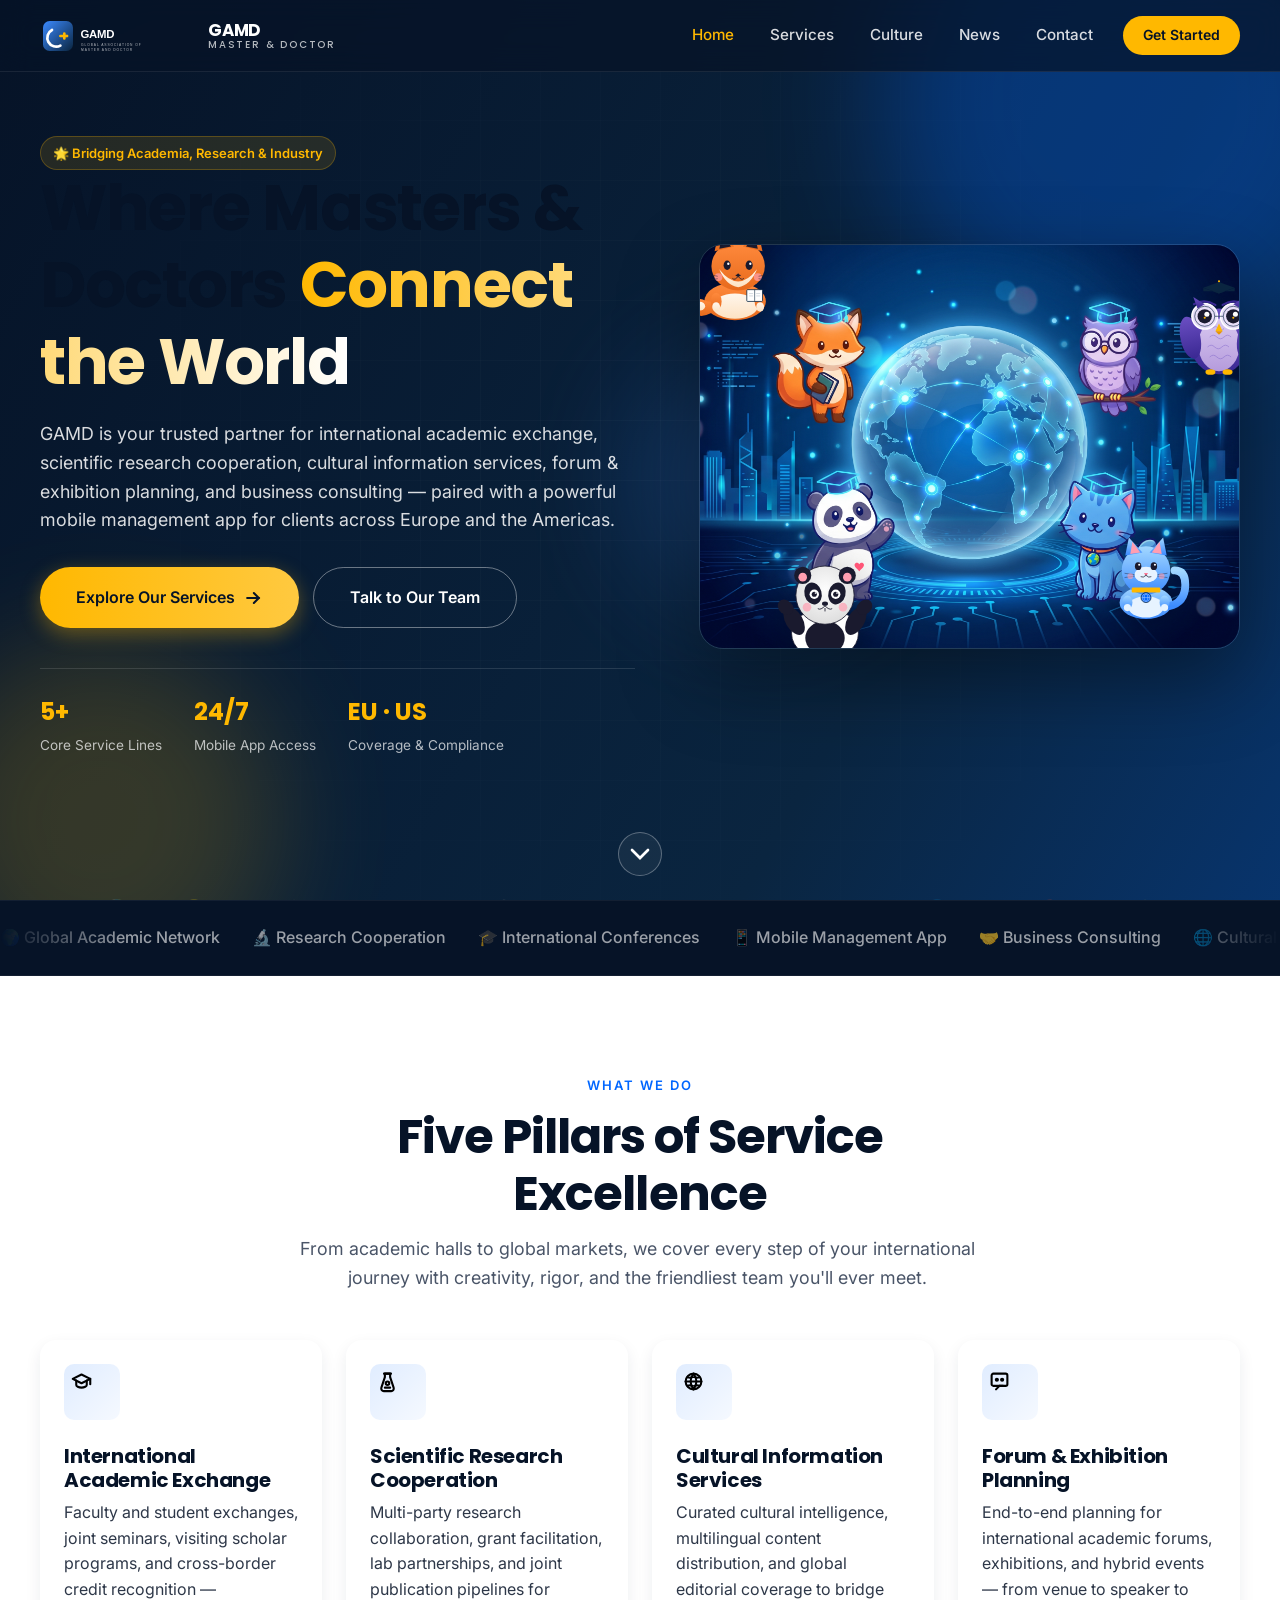
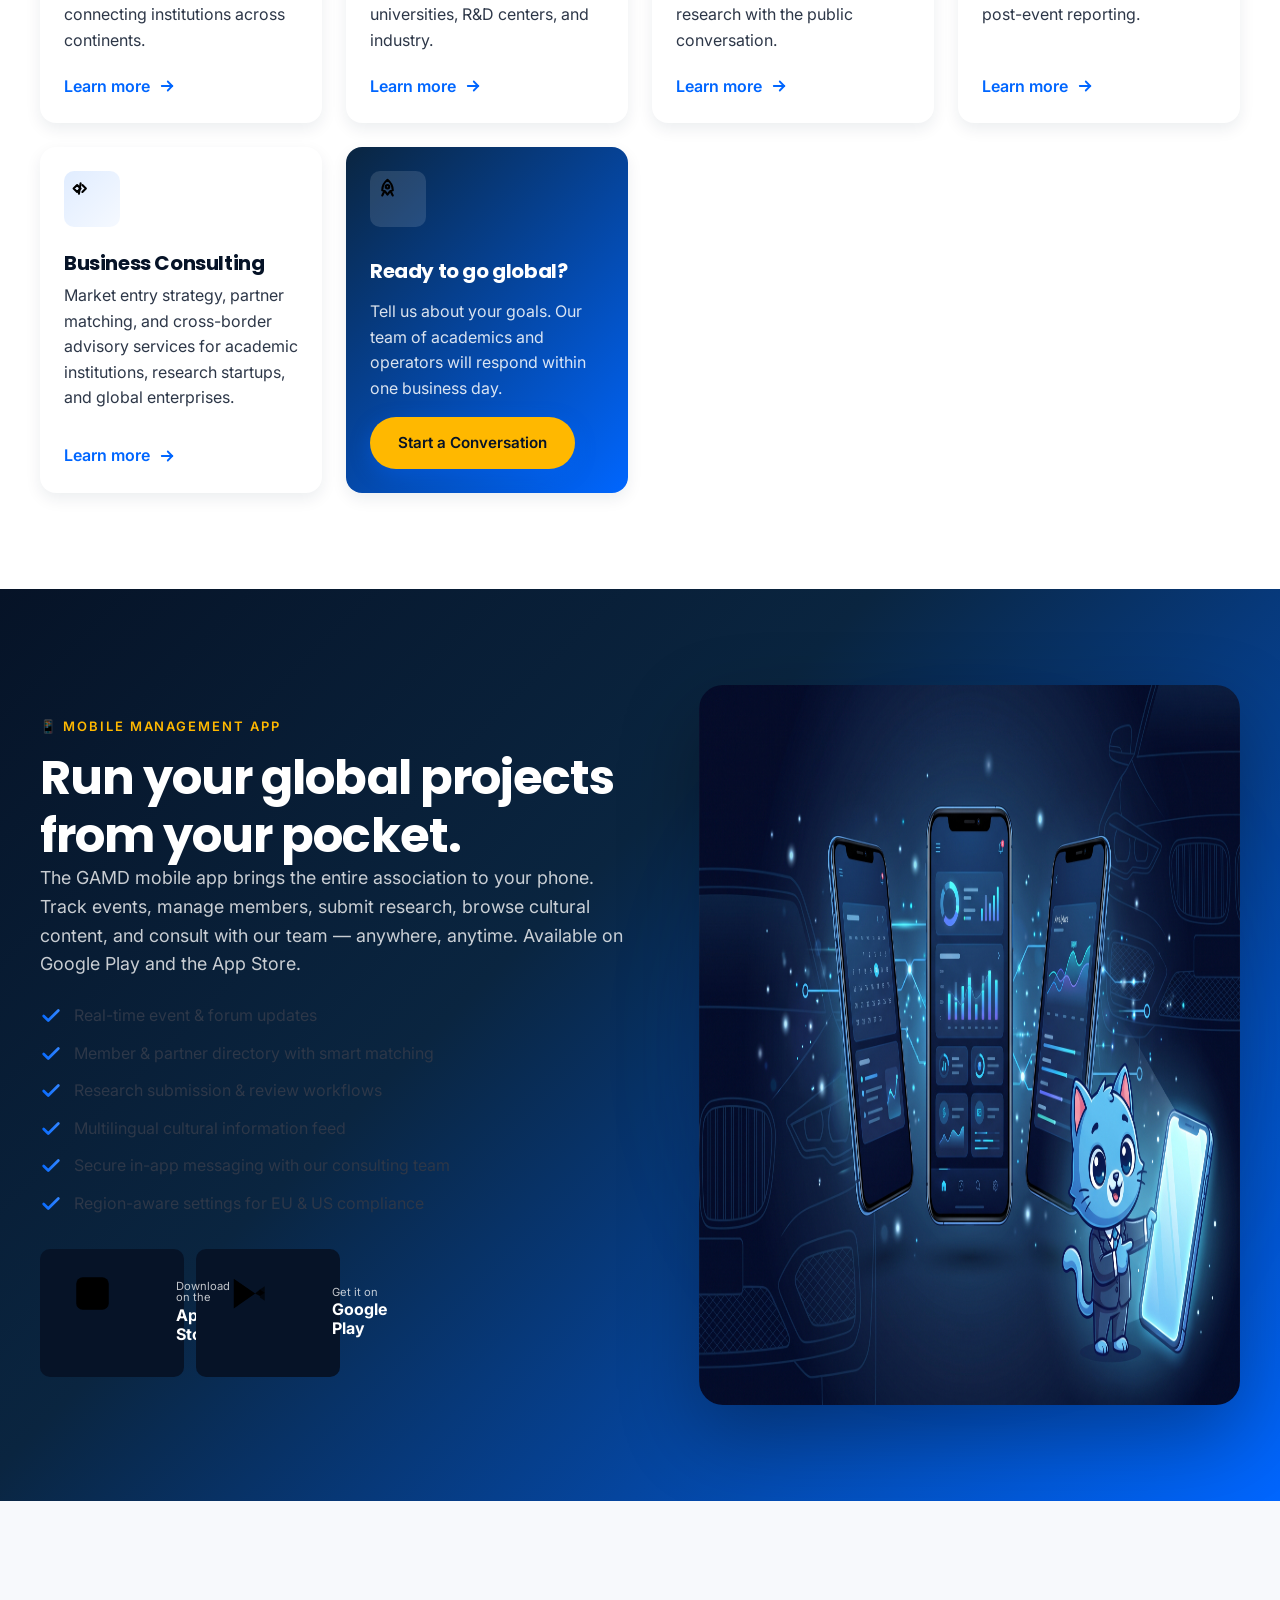
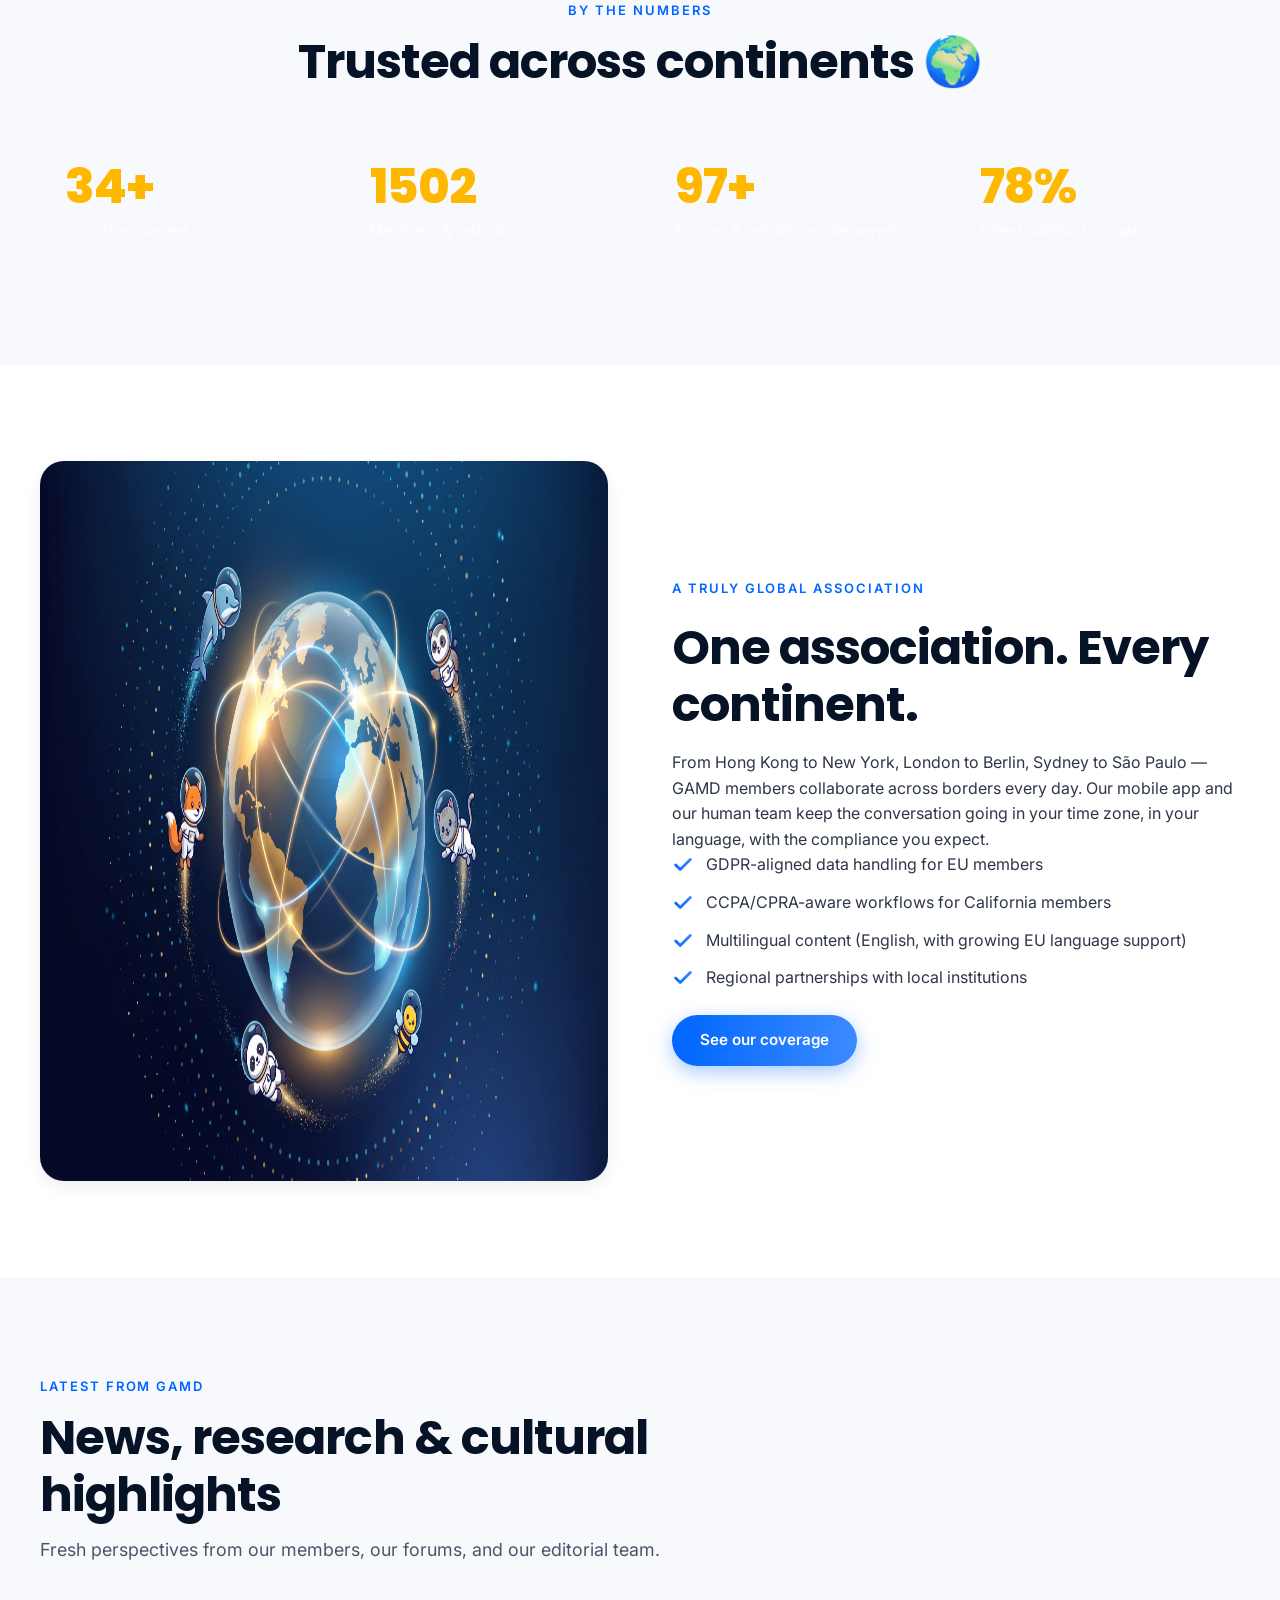
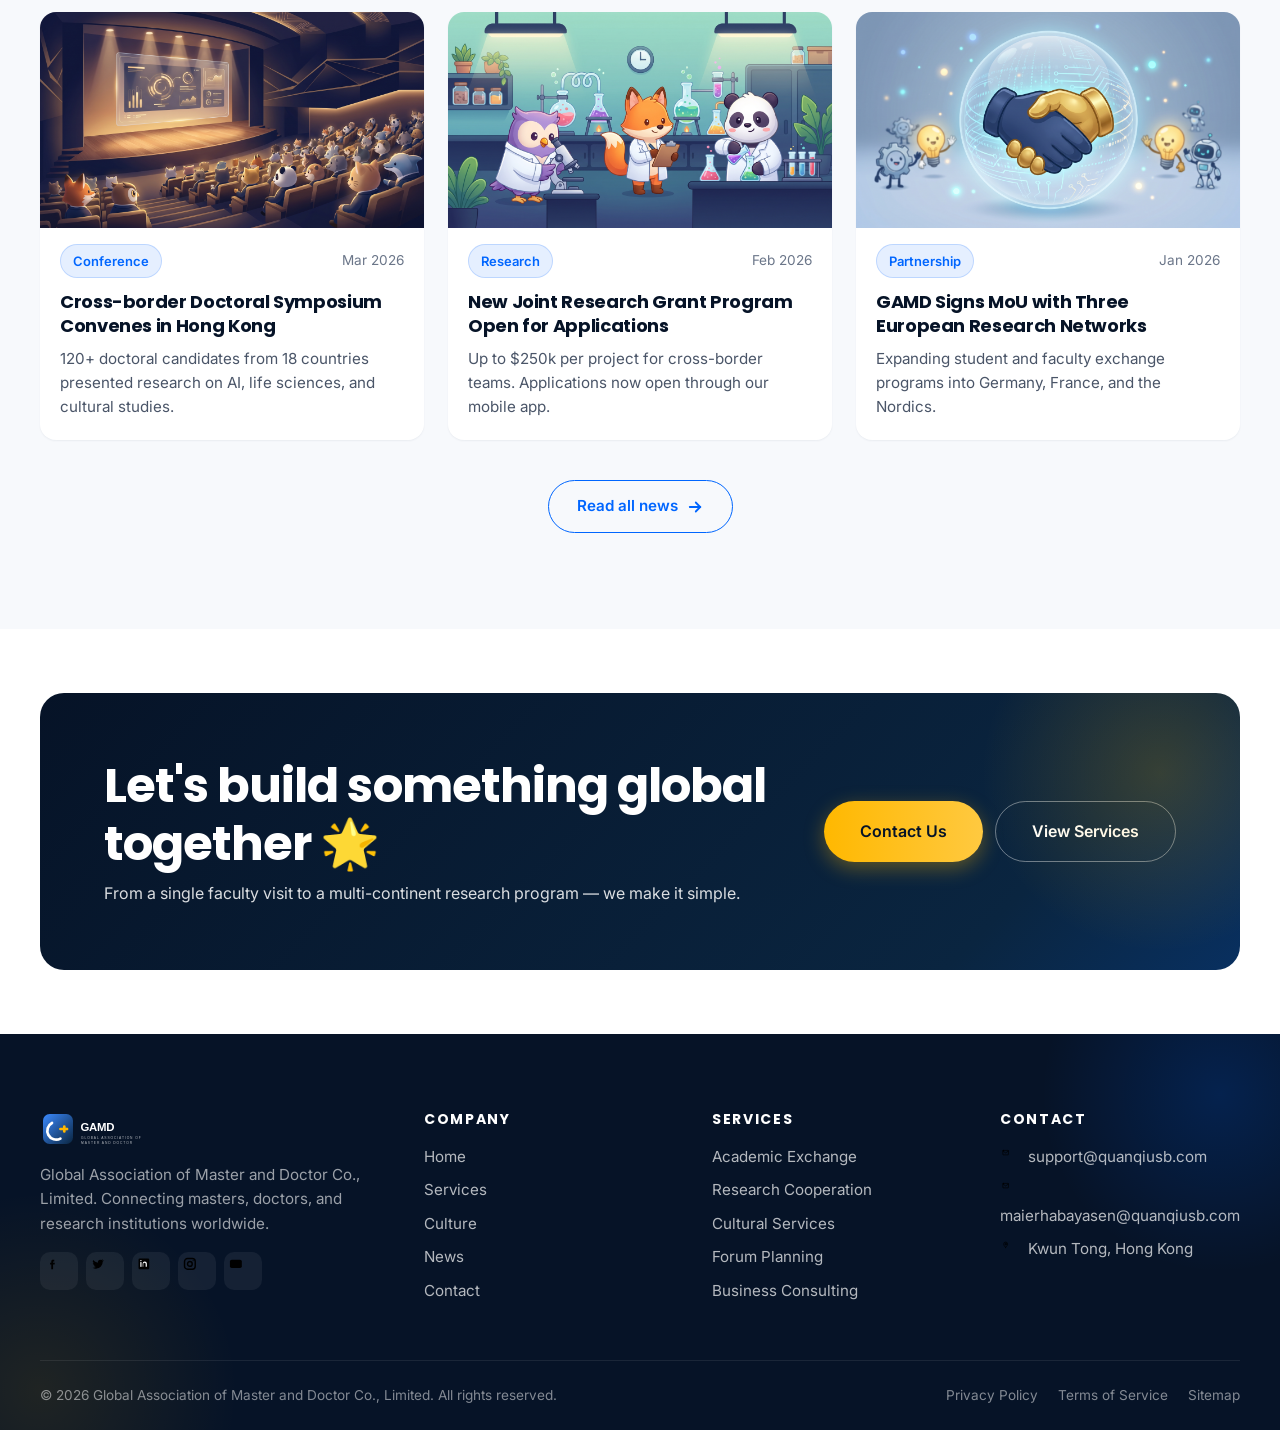
<file: index.html>
<!DOCTYPE html>
<html lang="en">
<head>
  <meta charset="UTF-8" />
  <meta name="viewport" content="width=device-width, initial-scale=1.0" />
  <meta name="theme-color" content="#0a2540" />
  <title>GAMD — Global Association of Master and Doctor | International Academic Exchange & Research Cooperation</title>
  <meta name="description" content="GAMD connects masters, doctors, and research institutions worldwide. We deliver international academic exchange, scientific research cooperation, cultural information services, forum & exhibition planning, and business consulting — with a companion mobile management app on Google Play and App Store." />
  <meta name="keywords" content="GAMD, Global Association of Master and Doctor, international academic exchange, scientific research cooperation, cultural information, forum planning, business consulting, mobile management app, Quanqiusb" />
  <meta name="author" content="Global Association of Master and Doctor Co., Limited" />
  <meta name="robots" content="index, follow, max-snippet:-1, max-image-preview:large, max-video-preview:-1" />
  <link rel="canonical" href="https://quanqiusb.com/" />

  <!-- Open Graph -->
  <meta property="og:type" content="website" />
  <meta property="og:site_name" content="GAMD" />
  <meta property="og:title" content="GAMD — Global Association of Master and Doctor" />
  <meta property="og:description" content="International academic exchange, research cooperation, cultural services, forum planning, and business consulting — with a companion mobile management app." />
  <meta property="og:url" content="https://quanqiusb.com/" />
  <meta property="og:image" content="https://quanqiusb.com/images/og-image.png" />
  <meta property="og:image:width" content="1200" />
  <meta property="og:image:height" content="630" />
  <meta property="og:locale" content="en_US" />

  <!-- Twitter -->
  <meta name="twitter:card" content="summary_large_image" />
  <meta name="twitter:title" content="GAMD — Global Association of Master and Doctor" />
  <meta name="twitter:description" content="International academic exchange, research cooperation, cultural services, forum planning, and business consulting — with a companion mobile management app." />
  <meta name="twitter:image" content="https://quanqiusb.com/images/og-image.png" />

  <link rel="icon" type="image/svg+xml" href="images/favicon.svg" />
  <link rel="apple-touch-icon" href="images/og-image.png" />

  <!-- Fonts: Inter + Poppins via Google Fonts (preconnect for speed) -->
  <link rel="preconnect" href="https://fonts.googleapis.com" />
  <link rel="preconnect" href="https://fonts.gstatic.com" crossorigin />
  <link rel="stylesheet" href="https://fonts.googleapis.com/css2?family=Inter:wght@400;500;600;700&family=Poppins:wght@500;600;700;800&display=swap" />

  <link rel="stylesheet" href="css/base.css" />
  <link rel="stylesheet" href="css/components.css" />
  <link rel="stylesheet" href="css/animations.css" />
  <link rel="stylesheet" href="css/home.css" />

  <!-- JSON-LD: Organization + WebSite + Service -->
  <script type="application/ld+json">
  {
    "@context": "https://schema.org",
    "@type": "Organization",
    "name": "Global Association of Master and Doctor Co., Limited",
    "alternateName": "GAMD",
    "url": "https://quanqiusb.com/",
    "logo": "https://quanqiusb.com/images/logo-primary.svg",
    "description": "GAMD delivers international academic exchange, scientific research cooperation, cultural information services, forum & exhibition planning, and business consulting, with a companion mobile management app on Google Play and App Store.",
    "email": "support@quanqiusb.com",
    "address": {
      "@type": "PostalAddress",
      "streetAddress": "Rm 101A 1/F GENPLAS INDL BLDG 56 HOI YUEN RD",
      "addressLocality": "Kwun Tong",
      "addressRegion": "Hong Kong",
      "addressCountry": "HK"
    },
    "contactPoint": [{
      "@type": "ContactPoint",
      "contactType": "customer support",
      "email": "support@quanqiusb.com",
      "availableLanguage": ["English"]
    }, {
      "@type": "ContactPoint",
      "contactType": "sales",
      "email": "maierhabayasen@quanqiusb.com",
      "availableLanguage": ["English"]
    }],
    "sameAs": [
      "https://quanqiusb.com"
    ]
  }
  </script>
  <script type="application/ld+json">
  {
    "@context": "https://schema.org",
    "@type": "WebSite",
    "name": "GAMD",
    "url": "https://quanqiusb.com/",
    "publisher": { "@type": "Organization", "name": "Global Association of Master and Doctor Co., Limited" },
    "inLanguage": "en"
  }
  </script>
</head>
<body>

<!-- ============== NAVBAR ============== -->
<header class="navbar" role="banner">
  <div class="navbar-inner">
    <a href="index.html" class="brand" aria-label="GAMD home">
      <img src="images/logo-white.svg" alt="GAMD logo" />
      <span class="brand-text">GAMD<small>Master &amp; Doctor</small></span>
    </a>
    <nav class="nav-links" aria-label="Primary">
      <a class="nav-link" href="index.html">Home</a>
      <a class="nav-link" href="services.html">Services</a>
      <a class="nav-link" href="culture.html">Culture</a>
      <a class="nav-link" href="news.html">News</a>
      <a class="nav-link" href="contact.html">Contact</a>
      <a class="nav-cta" href="contact.html">Get Started</a>
    </nav>
    <button class="nav-toggle" aria-label="Toggle menu" aria-expanded="false">
      <svg viewBox="0 0 24 24"><line x1="3" y1="6" x2="21" y2="6"/><line x1="3" y1="12" x2="21" y2="12"/><line x1="3" y1="18" x2="21" y2="18"/></svg>
    </button>
  </div>
</header>

<!-- ============== HERO ============== -->
<section class="hero hero-gradient" aria-label="Introduction">
  <div class="hero-bg-decor" aria-hidden="true">
    <div class="orb orb-1"></div>
    <div class="orb orb-2"></div>
    <div class="orb orb-3"></div>
    <div class="grid-overlay"></div>
    <div class="emoji-bubbles" aria-hidden="true">
      <span style="left:8%; animation-delay:0s">🌍</span>
      <span style="left:22%; animation-delay:3s">📚</span>
      <span style="left:38%; animation-delay:1.5s">🔬</span>
      <span style="left:55%; animation-delay:4s">🎓</span>
      <span style="left:72%; animation-delay:2.2s">🌐</span>
      <span style="left:88%; animation-delay:5.5s">✨</span>
      <span style="left:14%; animation-delay:6.5s">💡</span>
      <span style="left:80%; animation-delay:7.5s">🚀</span>
    </div>
  </div>

  <div class="container hero-grid">
    <div class="hero-copy hero-anim">
      <span class="badge badge-gold">🌟 Bridging Academia, Research &amp; Industry</span>
      <h1>
        Where Masters &amp; Doctors
        <span class="shine-text">Connect the World</span>
      </h1>
      <p class="lead">
        GAMD is your trusted partner for international academic exchange, scientific
        research cooperation, cultural information services, forum &amp; exhibition
        planning, and business consulting — paired with a powerful mobile
        management app for clients across Europe and the Americas.
      </p>
      <div class="hero-cta">
        <a class="btn btn-gold btn-lg" href="services.html">
          Explore Our Services
          <svg width="20" height="20" viewBox="0 0 24 24" fill="none" stroke="currentColor" stroke-width="2.5" stroke-linecap="round"><line x1="5" y1="12" x2="19" y2="12"/><polyline points="13 6 19 12 13 18"/></svg>
        </a>
        <a class="btn btn-ghost btn-lg" href="contact.html">Talk to Our Team</a>
      </div>
      <div class="hero-meta">
        <div class="hero-meta-item">
          <strong>5+</strong><span>Core Service Lines</span>
        </div>
        <div class="hero-meta-item">
          <strong>24/7</strong><span>Mobile App Access</span>
        </div>
        <div class="hero-meta-item">
          <strong>EU · US</strong><span>Coverage &amp; Compliance</span>
        </div>
      </div>
    </div>
    <div class="hero-visual" data-parallax="0.15">
      <img class="hero-image" src="images/hero/hero-home.png" alt="GAMD global network with mascot team" loading="eager" width="1280" height="720" />
      <div class="hero-floater floater-1 float-slow" aria-hidden="true">
        <img src="images/animals/animal-fox.svg" alt="" />
      </div>
      <div class="hero-floater floater-2 float-med" aria-hidden="true">
        <img src="images/animals/animal-owl.svg" alt="" />
      </div>
      <div class="hero-floater floater-3 float-fast" aria-hidden="true">
        <img src="images/animals/animal-panda.svg" alt="" />
      </div>
      <div class="hero-floater floater-4 float-med" aria-hidden="true">
        <img src="images/animals/animal-cat.svg" alt="" />
      </div>
    </div>
  </div>

  <a href="#services" class="hero-scroll" aria-label="Scroll down">
    <svg width="32" height="32" viewBox="0 0 24 24" fill="none" stroke="currentColor" stroke-width="2" stroke-linecap="round"><polyline points="6 9 12 15 18 9"/></svg>
  </a>
</section>

<!-- ============== MARQUEE ============== -->
<section class="marquee-section" aria-label="Coverage">
  <div class="marquee">
    <div class="marquee-track">
      <span class="marquee-item">🌍 Global Academic Network</span>
      <span class="marquee-item">🔬 Research Cooperation</span>
      <span class="marquee-item">🎓 International Conferences</span>
      <span class="marquee-item">📱 Mobile Management App</span>
      <span class="marquee-item">🤝 Business Consulting</span>
      <span class="marquee-item">🌐 Cultural Information Service</span>
      <span class="marquee-item">📚 Forum &amp; Exhibition Planning</span>
      <span class="marquee-item">🌟 Trusted by Masters &amp; Doctors</span>
      <!-- duplicate for seamless loop -->
      <span class="marquee-item">🌍 Global Academic Network</span>
      <span class="marquee-item">🔬 Research Cooperation</span>
      <span class="marquee-item">🎓 International Conferences</span>
      <span class="marquee-item">📱 Mobile Management App</span>
      <span class="marquee-item">🤝 Business Consulting</span>
      <span class="marquee-item">🌐 Cultural Information Service</span>
      <span class="marquee-item">📚 Forum &amp; Exhibition Planning</span>
      <span class="marquee-item">🌟 Trusted by Masters &amp; Doctors</span>
    </div>
  </div>
</section>

<!-- ============== SERVICES ============== -->
<section id="services" class="section">
  <div class="container">
    <div class="section-head text-center reveal">
      <span class="eyebrow">What We Do</span>
      <h2>Five Pillars of Service Excellence</h2>
      <p class="lead">From academic halls to global markets, we cover every step of your international journey with creativity, rigor, and the friendliest team you'll ever meet.</p>
    </div>

    <div class="service-grid">
      <article class="card service-card reveal" data-delay="100" data-tilt>
        <div class="card-icon"><img src="images/icons/icon-academic.svg" alt=""/></div>
        <h3>International Academic Exchange</h3>
        <p>Faculty and student exchanges, joint seminars, visiting scholar programs, and cross-border credit recognition — connecting institutions across continents.</p>
        <a class="service-link" href="services.html#academic">Learn more <svg viewBox="0 0 24 24" width="18" height="18" fill="none" stroke="currentColor" stroke-width="2.4" stroke-linecap="round"><line x1="5" y1="12" x2="19" y2="12"/><polyline points="13 6 19 12 13 18"/></svg></a>
      </article>

      <article class="card service-card reveal" data-delay="200" data-tilt>
        <div class="card-icon"><img src="images/icons/icon-research.svg" alt=""/></div>
        <h3>Scientific Research Cooperation</h3>
        <p>Multi-party research collaboration, grant facilitation, lab partnerships, and joint publication pipelines for universities, R&amp;D centers, and industry.</p>
        <a class="service-link" href="services.html#research">Learn more <svg viewBox="0 0 24 24" width="18" height="18" fill="none" stroke="currentColor" stroke-width="2.4" stroke-linecap="round"><line x1="5" y1="12" x2="19" y2="12"/><polyline points="13 6 19 12 13 18"/></svg></a>
      </article>

      <article class="card service-card reveal" data-delay="300" data-tilt>
        <div class="card-icon"><img src="images/icons/icon-cultural.svg" alt=""/></div>
        <h3>Cultural Information Services</h3>
        <p>Curated cultural intelligence, multilingual content distribution, and global editorial coverage to bridge research with the public conversation.</p>
        <a class="service-link" href="services.html#cultural">Learn more <svg viewBox="0 0 24 24" width="18" height="18" fill="none" stroke="currentColor" stroke-width="2.4" stroke-linecap="round"><line x1="5" y1="12" x2="19" y2="12"/><polyline points="13 6 19 12 13 18"/></svg></a>
      </article>

      <article class="card service-card reveal" data-delay="400" data-tilt>
        <div class="card-icon"><img src="images/icons/icon-forum.svg" alt=""/></div>
        <h3>Forum &amp; Exhibition Planning</h3>
        <p>End-to-end planning for international academic forums, exhibitions, and hybrid events — from venue to speaker to post-event reporting.</p>
        <a class="service-link" href="services.html#forum">Learn more <svg viewBox="0 0 24 24" width="18" height="18" fill="none" stroke="currentColor" stroke-width="2.4" stroke-linecap="round"><line x1="5" y1="12" x2="19" y2="12"/><polyline points="13 6 19 12 13 18"/></svg></a>
      </article>

      <article class="card service-card reveal" data-delay="500" data-tilt>
        <div class="card-icon"><img src="images/icons/icon-consulting.svg" alt=""/></div>
        <h3>Business Consulting</h3>
        <p>Market entry strategy, partner matching, and cross-border advisory services for academic institutions, research startups, and global enterprises.</p>
        <a class="service-link" href="services.html#consulting">Learn more <svg viewBox="0 0 24 24" width="18" height="18" fill="none" stroke="currentColor" stroke-width="2.4" stroke-linecap="round"><line x1="5" y1="12" x2="19" y2="12"/><polyline points="13 6 19 12 13 18"/></svg></a>
      </article>

      <article class="card service-card service-card-cta reveal" data-delay="600">
        <div class="card-icon"><img src="images/icons/icon-rocket.svg" alt=""/></div>
        <h3>Ready to go global?</h3>
        <p>Tell us about your goals. Our team of academics and operators will respond within one business day.</p>
        <a class="btn btn-primary" href="contact.html">Start a Conversation</a>
      </article>
    </div>
  </div>
</section>

<!-- ============== APP SHOWCASE ============== -->
<section class="section section-dark" id="mobile-app">
  <div class="container app-grid">
    <div class="app-copy reveal-left">
      <span class="eyebrow eyebrow-gold">📱 Mobile Management App</span>
      <h2>Run your global projects from your pocket.</h2>
      <p class="lead">
        The GAMD mobile app brings the entire association to your phone. Track
        events, manage members, submit research, browse cultural content, and
        consult with our team — anywhere, anytime. Available on Google Play
        and the App Store.
      </p>
      <ul class="list-check app-checklist">
        <li>Real-time event &amp; forum updates</li>
        <li>Member &amp; partner directory with smart matching</li>
        <li>Research submission &amp; review workflows</li>
        <li>Multilingual cultural information feed</li>
        <li>Secure in-app messaging with our consulting team</li>
        <li>Region-aware settings for EU &amp; US compliance</li>
      </ul>
      <div class="app-stores">
        <a class="app-btn" href="services.html#app" aria-label="Download on the App Store">
          <img src="images/icons/icon-app-store.svg" alt="" />
          <span><small>Download on the</small><strong>App Store</strong></span>
        </a>
        <a class="app-btn" href="services.html#app" aria-label="Get it on Google Play">
          <img src="images/icons/icon-google-play.svg" alt="" />
          <span><small>Get it on</small><strong>Google Play</strong></span>
        </a>
      </div>
    </div>
    <div class="app-visual reveal-right">
      <img src="images/illust-mobile-app.png" alt="GAMD mobile management app screens" loading="lazy" width="1280" height="720" />
      <div class="app-blob" aria-hidden="true"></div>
    </div>
  </div>
</section>

<!-- ============== STATS ============== -->
<section class="section section-gray">
  <div class="container">
    <div class="section-head text-center reveal">
      <span class="eyebrow">By the Numbers</span>
      <h2>Trusted across continents 🌍</h2>
    </div>
    <div class="stats-grid">
      <div class="stat reveal" data-delay="100">
        <div class="stat-num"><span data-counter="42" data-suffix="+">0</span></div>
        <div class="stat-label">Countries served</div>
      </div>
      <div class="stat reveal" data-delay="200">
        <div class="stat-num"><span data-counter="1860" data-suffix="">0</span></div>
        <div class="stat-label">Members &amp; institutions</div>
      </div>
      <div class="stat reveal" data-delay="300">
        <div class="stat-num"><span data-counter="120" data-suffix="+">0</span></div>
        <div class="stat-label">Forums &amp; exhibitions delivered</div>
      </div>
      <div class="stat reveal" data-delay="400">
        <div class="stat-num"><span data-counter="96" data-suffix="%">0</span></div>
        <div class="stat-label">Client satisfaction rate</div>
      </div>
    </div>
  </div>
</section>

<!-- ============== GLOBAL NETWORK ============== -->
<section class="section">
  <div class="container split">
    <div class="split-visual reveal-left">
      <img src="images/illust-global-network.png" alt="GAMD global network" loading="lazy" width="1280" height="720" />
    </div>
    <div class="split-copy reveal-right">
      <span class="eyebrow">A Truly Global Association</span>
      <h2>One association. Every continent.</h2>
      <p>
        From Hong Kong to New York, London to Berlin, Sydney to São Paulo —
        GAMD members collaborate across borders every day. Our mobile app
        and our human team keep the conversation going in your time zone,
        in your language, with the compliance you expect.
      </p>
      <ul class="list-check">
        <li>GDPR-aligned data handling for EU members</li>
        <li>CCPA/CPRA-aware workflows for California members</li>
        <li>Multilingual content (English, with growing EU language support)</li>
        <li>Regional partnerships with local institutions</li>
      </ul>
      <a class="btn btn-primary" href="services.html">See our coverage</a>
    </div>
  </div>
</section>

<!-- ============== NEWS TEASER ============== -->
<section class="section section-gray" id="news">
  <div class="container">
    <div class="section-head reveal">
      <span class="eyebrow">Latest from GAMD</span>
      <h2>News, research &amp; cultural highlights</h2>
      <p class="lead">Fresh perspectives from our members, our forums, and our editorial team.</p>
    </div>
    <div class="news-grid">
      <a class="news-card reveal" data-delay="100" href="news.html">
        <div class="news-thumb"><img src="images/illust-conference.png" alt="" loading="lazy" width="600" height="338"/></div>
        <div class="news-meta"><span class="badge">Conference</span><time>Mar 2026</time></div>
        <h3>Cross-border Doctoral Symposium Convenes in Hong Kong</h3>
        <p>120+ doctoral candidates from 18 countries presented research on AI, life sciences, and cultural studies.</p>
      </a>
      <a class="news-card reveal" data-delay="200" href="news.html">
        <div class="news-thumb"><img src="images/illust-research.png" alt="" loading="lazy" width="600" height="338"/></div>
        <div class="news-meta"><span class="badge">Research</span><time>Feb 2026</time></div>
        <h3>New Joint Research Grant Program Open for Applications</h3>
        <p>Up to $250k per project for cross-border teams. Applications now open through our mobile app.</p>
      </a>
      <a class="news-card reveal" data-delay="300" href="news.html">
        <div class="news-thumb"><img src="images/illust-handshake.png" alt="" loading="lazy" width="600" height="338"/></div>
        <div class="news-meta"><span class="badge">Partnership</span><time>Jan 2026</time></div>
        <h3>GAMD Signs MoU with Three European Research Networks</h3>
        <p>Expanding student and faculty exchange programs into Germany, France, and the Nordics.</p>
      </a>
    </div>
    <div class="text-center" style="margin-top:2.5rem">
      <a class="btn btn-outline" href="news.html">Read all news <svg viewBox="0 0 24 24" width="18" height="18" fill="none" stroke="currentColor" stroke-width="2.4" stroke-linecap="round"><line x1="5" y1="12" x2="19" y2="12"/><polyline points="13 6 19 12 13 18"/></svg></a>
    </div>
  </div>
</section>

<!-- ============== CTA BANNER ============== -->
<section class="cta-banner">
  <div class="container">
    <div class="cta-inner reveal-scale">
      <div class="cta-copy">
        <h2>Let's build something global together 🌟</h2>
        <p>From a single faculty visit to a multi-continent research program — we make it simple.</p>
      </div>
      <div class="cta-actions">
        <a class="btn btn-gold btn-lg" href="contact.html">Contact Us</a>
        <a class="btn btn-ghost btn-lg" href="services.html">View Services</a>
      </div>
    </div>
  </div>
</section>

<!-- ============== FOOTER ============== -->
<footer class="footer" role="contentinfo">
  <div class="container">
    <div class="footer-grid">
      <div class="footer-brand">
        <a class="brand" href="index.html" aria-label="GAMD home">
          <img src="images/logo-white.svg" alt="GAMD" />
        </a>
        <p>Global Association of Master and Doctor Co., Limited. Connecting masters, doctors, and research institutions worldwide.</p>
        <div class="footer-social" aria-label="Social media">
          <a href="#" aria-label="Facebook"><img src="images/icons/icon-facebook.svg" alt=""/></a>
          <a href="#" aria-label="Twitter"><img src="images/icons/icon-twitter.svg" alt=""/></a>
          <a href="#" aria-label="LinkedIn"><img src="images/icons/icon-linkedin.svg" alt=""/></a>
          <a href="#" aria-label="Instagram"><img src="images/icons/icon-instagram.svg" alt=""/></a>
          <a href="#" aria-label="YouTube"><img src="images/icons/icon-youtube.svg" alt=""/></a>
        </div>
      </div>
      <div>
        <h4>Company</h4>
        <ul class="footer-links">
          <li><a href="index.html">Home</a></li>
          <li><a href="services.html">Services</a></li>
          <li><a href="culture.html">Culture</a></li>
          <li><a href="news.html">News</a></li>
          <li><a href="contact.html">Contact</a></li>
        </ul>
      </div>
      <div>
        <h4>Services</h4>
        <ul class="footer-links">
          <li><a href="services.html#academic">Academic Exchange</a></li>
          <li><a href="services.html#research">Research Cooperation</a></li>
          <li><a href="services.html#cultural">Cultural Services</a></li>
          <li><a href="services.html#forum">Forum Planning</a></li>
          <li><a href="services.html#consulting">Business Consulting</a></li>
        </ul>
      </div>
      <div>
        <h4>Contact</h4>
        <ul class="footer-links">
          <li>
            <a href="mailto:support@quanqiusb.com">
              <img src="images/icons/icon-email.svg" alt="" width="18" height="18" style="display:inline;vertical-align:-3px;margin-right:6px"/>
              support@quanqiusb.com
            </a>
          </li>
          <li>
            <a href="mailto:maierhabayasen@quanqiusb.com">
              <img src="images/icons/icon-email.svg" alt="" width="18" height="18" style="display:inline;vertical-align:-3px;margin-right:6px"/>
              maierhabayasen@quanqiusb.com
            </a>
          </li>
          <li>
            <a href="contact.html">
              <img src="images/icons/icon-location.svg" alt="" width="18" height="18" style="display:inline;vertical-align:-3px;margin-right:6px"/>
              Kwun Tong, Hong Kong
            </a>
          </li>
        </ul>
      </div>
    </div>
    <div class="footer-bottom">
      <div>© <span data-year>2026</span> Global Association of Master and Doctor Co., Limited. All rights reserved.</div>
      <div class="legal-links">
        <a href="privacy.html">Privacy Policy</a>
        <a href="terms.html">Terms of Service</a>
        <a href="sitemap.xml">Sitemap</a>
      </div>
    </div>
  </div>
</footer>

<script src="js/main.js" defer></script>
<script src="js/animations.js" defer></script>
<script src="js/home.js" defer></script>
</body>
</html>
</file>
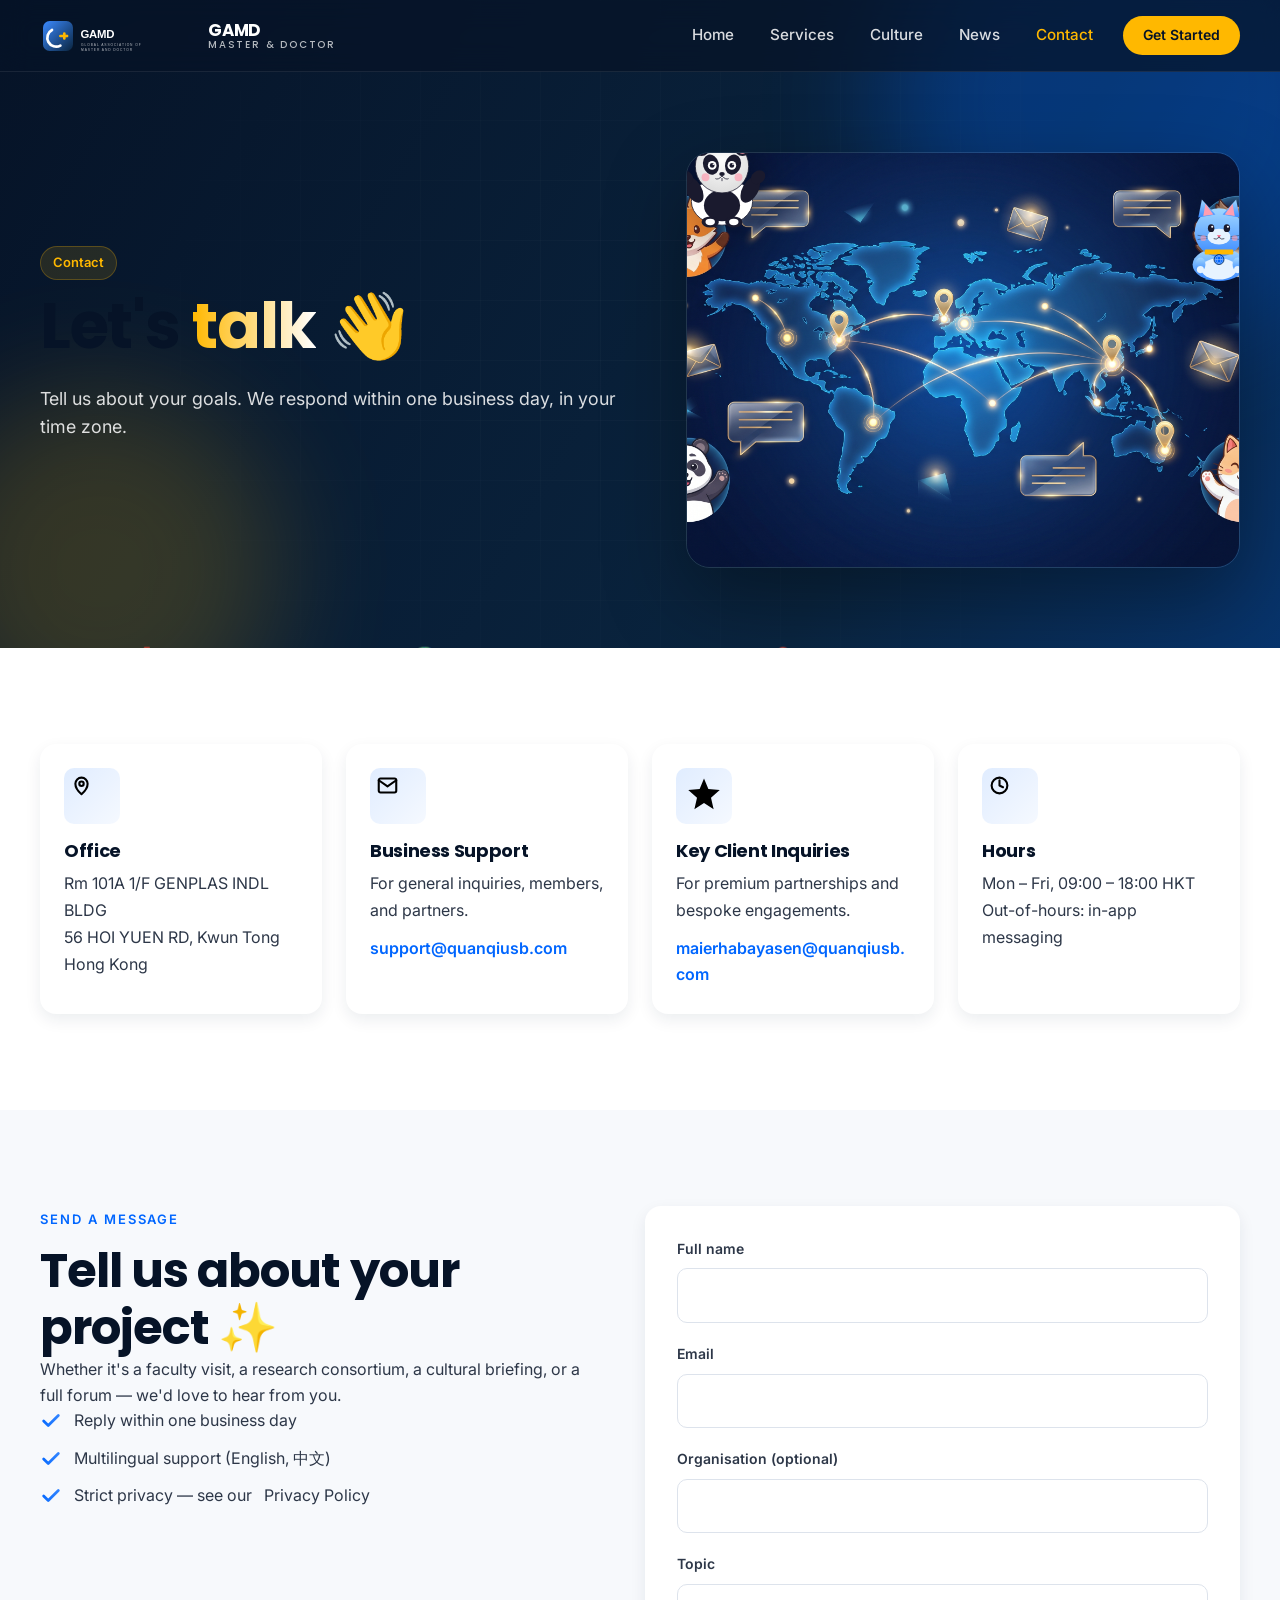
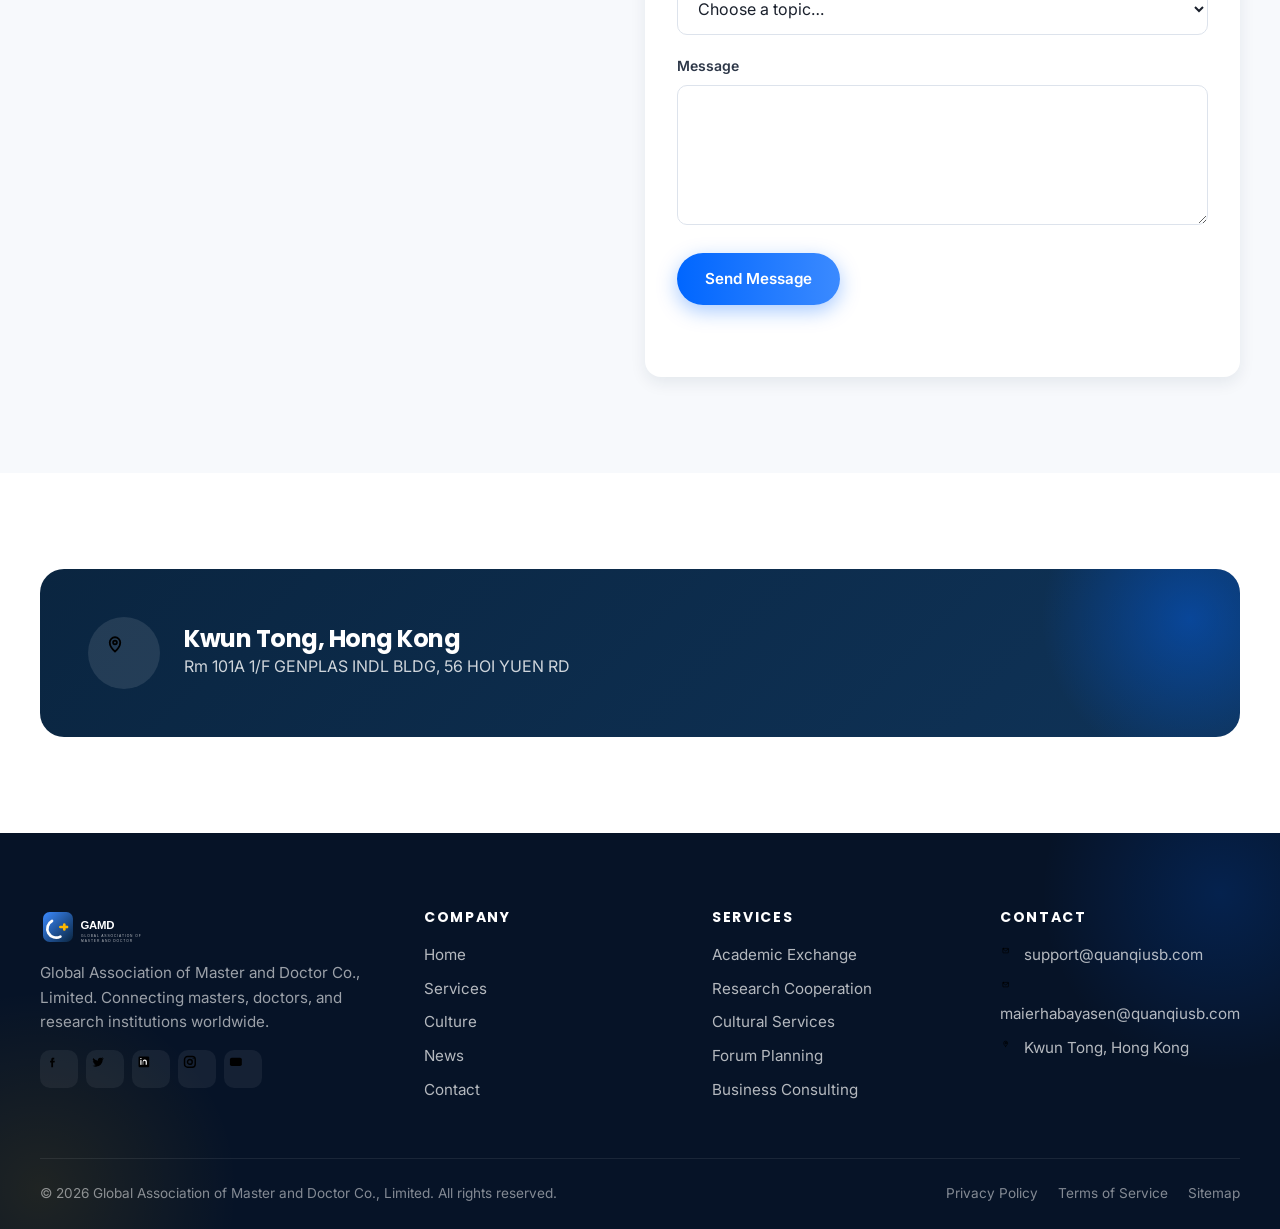
<file: contact.html>
<!DOCTYPE html>
<html lang="en">
<head>
  <meta charset="UTF-8" />
  <meta name="viewport" content="width=device-width, initial-scale=1.0" />
  <meta name="theme-color" content="#0a2540" />
  <title>Contact — GAMD | Hong Kong Office</title>
  <meta name="description" content="Get in touch with the Global Association of Master and Doctor. Office in Kwun Tong, Hong Kong. Email support@quanqiusb.com or maierhabayasen@quanqiusb.com." />
  <link rel="canonical" href="https://quanqiusb.com/contact.html" />
  <meta property="og:title" content="Contact — GAMD" />
  <meta property="og:description" content="Get in touch with GAMD. Office in Kwun Tong, Hong Kong." />
  <meta property="og:url" content="https://quanqiusb.com/contact.html" />
  <meta property="og:image" content="https://quanqiusb.com/images/og-image.png" />
  <meta name="twitter:card" content="summary_large_image" />
  <link rel="icon" type="image/svg+xml" href="images/favicon.svg" />
  <link rel="preconnect" href="https://fonts.googleapis.com" />
  <link rel="preconnect" href="https://fonts.gstatic.com" crossorigin />
  <link rel="stylesheet" href="https://fonts.googleapis.com/css2?family=Inter:wght@400;500;600;700&family=Poppins:wght@500;600;700;800&display=swap" />
  <link rel="stylesheet" href="css/base.css" />
  <link rel="stylesheet" href="css/components.css" />
  <link rel="stylesheet" href="css/animations.css" />
  <link rel="stylesheet" href="css/home.css" />
  <link rel="stylesheet" href="css/services.css" />
  <link rel="stylesheet" href="css/contact.css" />
  <script type="application/ld+json">
  {
    "@context": "https://schema.org",
    "@type": "ContactPage",
    "name": "Contact GAMD",
    "url": "https://quanqiusb.com/contact.html",
    "mainEntity": {
      "@type": "Organization",
      "name": "Global Association of Master and Doctor Co., Limited",
      "address": { "@type": "PostalAddress", "streetAddress": "Rm 101A 1/F GENPLAS INDL BLDG 56 HOI YUEN RD", "addressLocality": "Kwun Tong", "addressRegion": "Hong Kong", "addressCountry": "HK" },
      "email": "support@quanqiusb.com"
    }
  }
  </script>
</head>
<body>

<header class="navbar">
  <div class="navbar-inner">
    <a href="index.html" class="brand"><img src="images/logo-white.svg" alt="GAMD"/><span class="brand-text">GAMD<small>Master &amp; Doctor</small></span></a>
    <nav class="nav-links">
      <a class="nav-link" href="index.html">Home</a>
      <a class="nav-link" href="services.html">Services</a>
      <a class="nav-link" href="culture.html">Culture</a>
      <a class="nav-link" href="news.html">News</a>
      <a class="nav-link" href="contact.html">Contact</a>
      <a class="nav-cta" href="contact.html">Get Started</a>
    </nav>
    <button class="nav-toggle" aria-label="Toggle menu" aria-expanded="false">
      <svg viewBox="0 0 24 24"><line x1="3" y1="6" x2="21" y2="6"/><line x1="3" y1="12" x2="21" y2="12"/><line x1="3" y1="18" x2="21" y2="18"/></svg>
    </button>
  </div>
</header>

<section class="page-hero hero-gradient">
  <div class="hero-bg-decor" aria-hidden="true">
    <div class="orb orb-1"></div>
    <div class="orb orb-2"></div>
    <div class="grid-overlay"></div>
    <div class="emoji-bubbles" aria-hidden="true">
      <span style="left:10%; animation-delay:0s">📬</span>
      <span style="left:32%; animation-delay:2s">🌏</span>
      <span style="left:60%; animation-delay:1.2s">📍</span>
      <span style="left:85%; animation-delay:3.8s">💌</span>
    </div>
  </div>
  <div class="container">
    <div class="page-hero-grid">
      <div class="page-hero-copy hero-anim">
        <span class="badge badge-gold">Contact</span>
        <h1>Let's <span class="shine-text">talk</span> 👋</h1>
        <p class="lead">Tell us about your goals. We respond within one business day, in your time zone.</p>
      </div>
      <div class="page-hero-visual">
        <img src="images/hero/hero-contact.png" alt="GAMD global contact network" loading="eager" width="1280" height="720"/>
        <div class="hero-floater floater-1 float-med"><img src="images/animals/animal-panda.svg" alt=""/></div>
        <div class="hero-floater floater-2 float-fast"><img src="images/animals/animal-cat.svg" alt=""/></div>
      </div>
    </div>
  </div>
</section>

<!-- CONTACT CARDS -->
<section class="section">
  <div class="container">
    <div class="contact-grid">
      <article class="card contact-card reveal" data-delay="100" data-tilt>
        <div class="card-icon"><img src="images/icons/icon-location.svg" alt=""/></div>
        <h3>Office</h3>
        <p class="contact-line">Rm 101A 1/F GENPLAS INDL BLDG<br/>56 HOI YUEN RD, Kwun Tong<br/>Hong Kong</p>
      </article>
      <article class="card contact-card reveal" data-delay="200" data-tilt>
        <div class="card-icon"><img src="images/icons/icon-email.svg" alt=""/></div>
        <h3>Business Support</h3>
        <p class="contact-line">For general inquiries, members, and partners.</p>
        <a class="contact-link" href="mailto:support@quanqiusb.com">support@quanqiusb.com</a>
      </article>
      <article class="card contact-card reveal" data-delay="300" data-tilt>
        <div class="card-icon"><img src="images/icons/icon-star.svg" alt=""/></div>
        <h3>Key Client Inquiries</h3>
        <p class="contact-line">For premium partnerships and bespoke engagements.</p>
        <a class="contact-link" href="mailto:maierhabayasen@quanqiusb.com">maierhabayasen@quanqiusb.com</a>
      </article>
      <article class="card contact-card reveal" data-delay="400" data-tilt>
        <div class="card-icon"><img src="images/icons/icon-clock.svg" alt=""/></div>
        <h3>Hours</h3>
        <p class="contact-line">Mon – Fri, 09:00 – 18:00 HKT<br/>Out-of-hours: in-app messaging</p>
      </article>
    </div>
  </div>
</section>

<!-- FORM -->
<section class="section section-gray">
  <div class="container contact-form-wrap">
    <div class="form-copy reveal-left">
      <span class="eyebrow">Send a Message</span>
      <h2>Tell us about your project ✨</h2>
      <p>Whether it's a faculty visit, a research consortium, a cultural briefing, or a full forum — we'd love to hear from you.</p>
      <ul class="list-check">
        <li>Reply within one business day</li>
        <li>Multilingual support (English, 中文)</li>
        <li>Strict privacy — see our <a href="privacy.html">Privacy Policy</a></li>
      </ul>
    </div>
    <form class="card contact-form reveal-right" id="contactForm" novalidate>
      <div class="form-group">
        <label class="form-label" for="name">Full name</label>
        <input class="form-input" type="text" id="name" name="name" required autocomplete="name" />
      </div>
      <div class="form-group">
        <label class="form-label" for="email">Email</label>
        <input class="form-input" type="email" id="email" name="email" required autocomplete="email" />
      </div>
      <div class="form-group">
        <label class="form-label" for="org">Organisation (optional)</label>
        <input class="form-input" type="text" id="org" name="org" autocomplete="organization" />
      </div>
      <div class="form-group">
        <label class="form-label" for="topic">Topic</label>
        <select class="form-select" id="topic" name="topic" required>
          <option value="">Choose a topic…</option>
          <option>Academic Exchange</option>
          <option>Research Cooperation</option>
          <option>Cultural Information Services</option>
          <option>Forum &amp; Exhibition Planning</option>
          <option>Business Consulting</option>
          <option>Mobile App</option>
          <option>Other</option>
        </select>
      </div>
      <div class="form-group">
        <label class="form-label" for="message">Message</label>
        <textarea class="form-textarea" id="message" name="message" required></textarea>
      </div>
      <button type="submit" class="btn btn-primary">Send Message</button>
      <p class="form-note" id="formNote" role="status" aria-live="polite"></p>
    </form>
  </div>
</section>

<!-- MAP / PLACEHOLDER -->
<section class="section">
  <div class="container">
    <div class="map-card reveal-scale">
      <div class="map-pin">
        <img src="images/icons/icon-location.svg" alt="" width="48" height="48"/>
      </div>
      <div>
        <h3>Kwun Tong, Hong Kong</h3>
        <p>Rm 101A 1/F GENPLAS INDL BLDG, 56 HOI YUEN RD</p>
      </div>
    </div>
  </div>
</section>

<footer class="footer">
  <div class="container">
    <div class="footer-grid">
      <div class="footer-brand">
        <a class="brand" href="index.html"><img src="images/logo-white.svg" alt="GAMD"/></a>
        <p>Global Association of Master and Doctor Co., Limited. Connecting masters, doctors, and research institutions worldwide.</p>
        <div class="footer-social">
          <a href="#" aria-label="Facebook"><img src="images/icons/icon-facebook.svg" alt=""/></a>
          <a href="#" aria-label="Twitter"><img src="images/icons/icon-twitter.svg" alt=""/></a>
          <a href="#" aria-label="LinkedIn"><img src="images/icons/icon-linkedin.svg" alt=""/></a>
          <a href="#" aria-label="Instagram"><img src="images/icons/icon-instagram.svg" alt=""/></a>
          <a href="#" aria-label="YouTube"><img src="images/icons/icon-youtube.svg" alt=""/></a>
        </div>
      </div>
      <div>
        <h4>Company</h4>
        <ul class="footer-links">
          <li><a href="index.html">Home</a></li>
          <li><a href="services.html">Services</a></li>
          <li><a href="culture.html">Culture</a></li>
          <li><a href="news.html">News</a></li>
          <li><a href="contact.html">Contact</a></li>
        </ul>
      </div>
      <div>
        <h4>Services</h4>
        <ul class="footer-links">
          <li><a href="services.html#academic">Academic Exchange</a></li>
          <li><a href="services.html#research">Research Cooperation</a></li>
          <li><a href="services.html#cultural">Cultural Services</a></li>
          <li><a href="services.html#forum">Forum Planning</a></li>
          <li><a href="services.html#consulting">Business Consulting</a></li>
        </ul>
      </div>
      <div>
        <h4>Contact</h4>
        <ul class="footer-links">
          <li><a href="mailto:support@quanqiusb.com"><img src="images/icons/icon-email.svg" alt="" width="18" height="18" style="display:inline;vertical-align:-3px;margin-right:6px"/>support@quanqiusb.com</a></li>
          <li><a href="mailto:maierhabayasen@quanqiusb.com"><img src="images/icons/icon-email.svg" alt="" width="18" height="18" style="display:inline;vertical-align:-3px;margin-right:6px"/>maierhabayasen@quanqiusb.com</a></li>
          <li><a href="contact.html"><img src="images/icons/icon-location.svg" alt="" width="18" height="18" style="display:inline;vertical-align:-3px;margin-right:6px"/>Kwun Tong, Hong Kong</a></li>
        </ul>
      </div>
    </div>
    <div class="footer-bottom">
      <div>© <span data-year>2026</span> Global Association of Master and Doctor Co., Limited. All rights reserved.</div>
      <div class="legal-links">
        <a href="privacy.html">Privacy Policy</a>
        <a href="terms.html">Terms of Service</a>
        <a href="sitemap.xml">Sitemap</a>
      </div>
    </div>
  </div>
</footer>

<script src="js/main.js" defer></script>
<script src="js/animations.js" defer></script>
<script src="js/contact.js" defer></script>
</body>
</html>
</file>
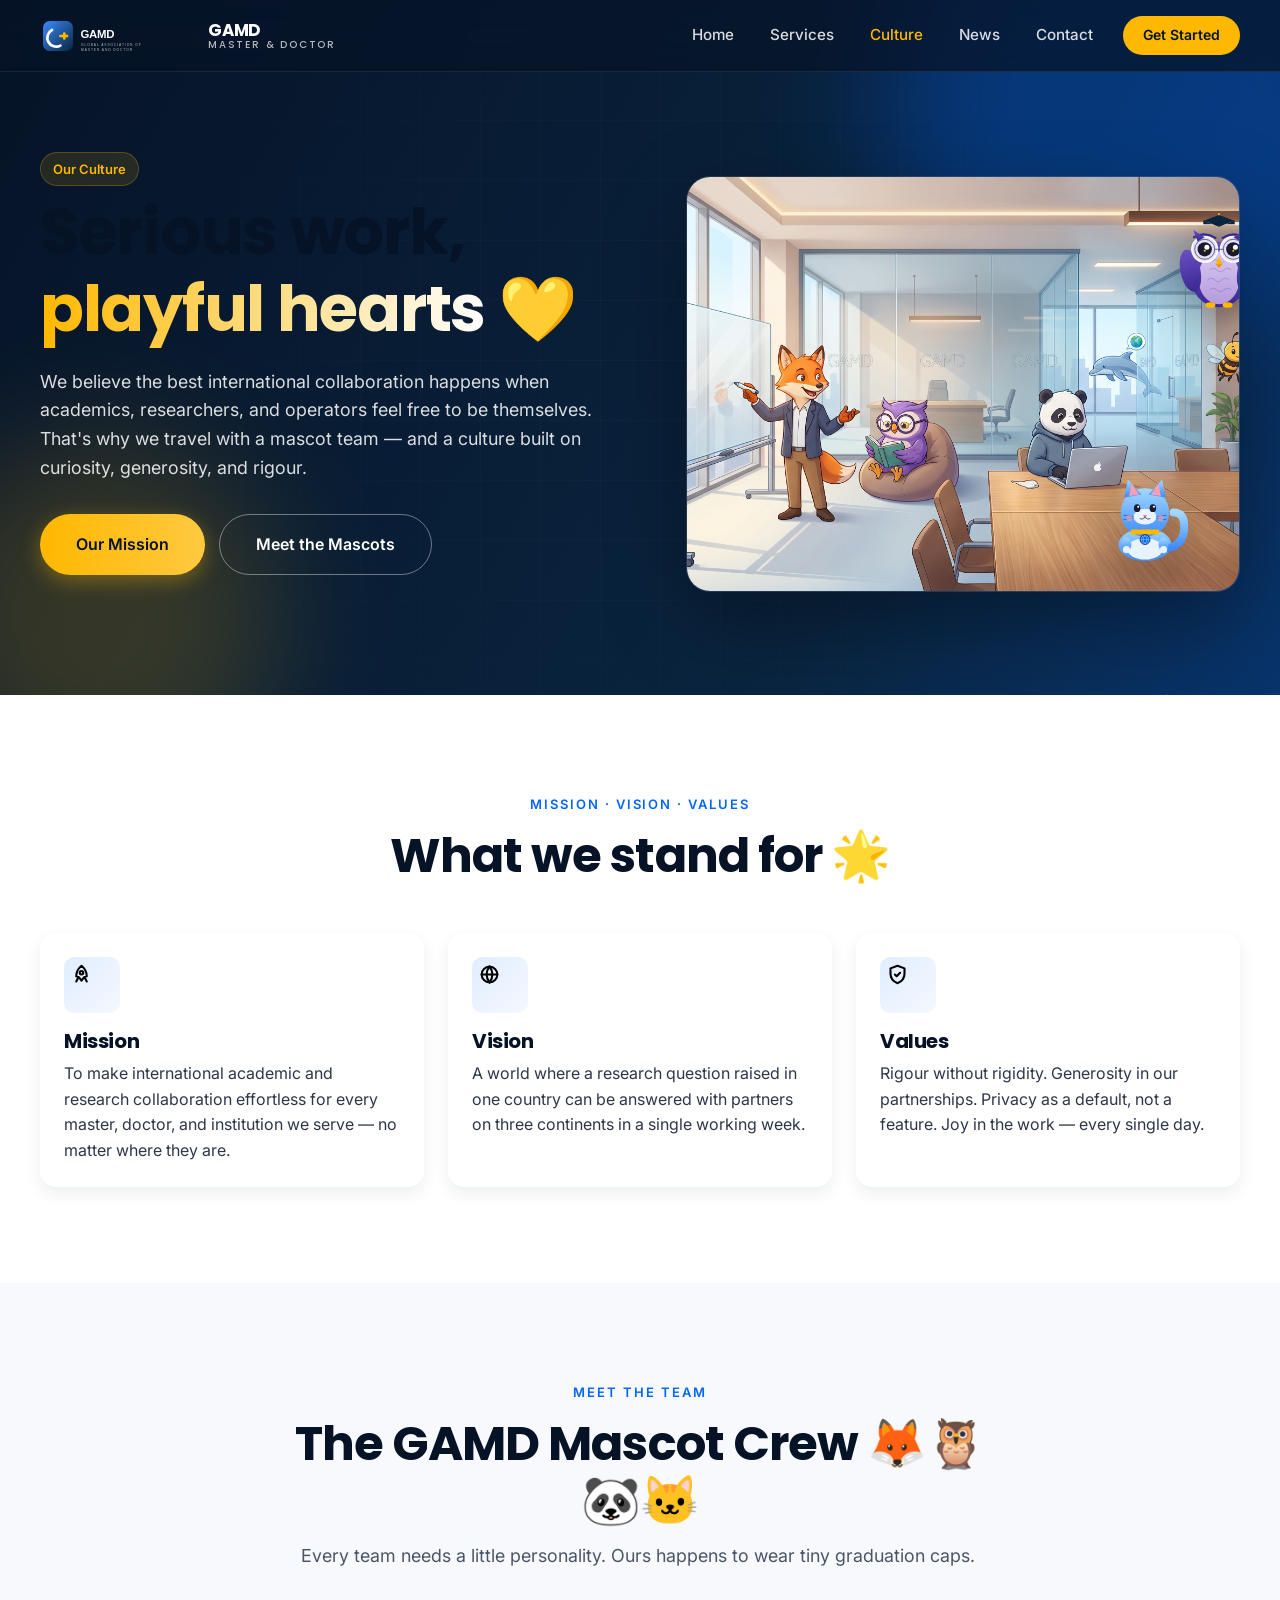
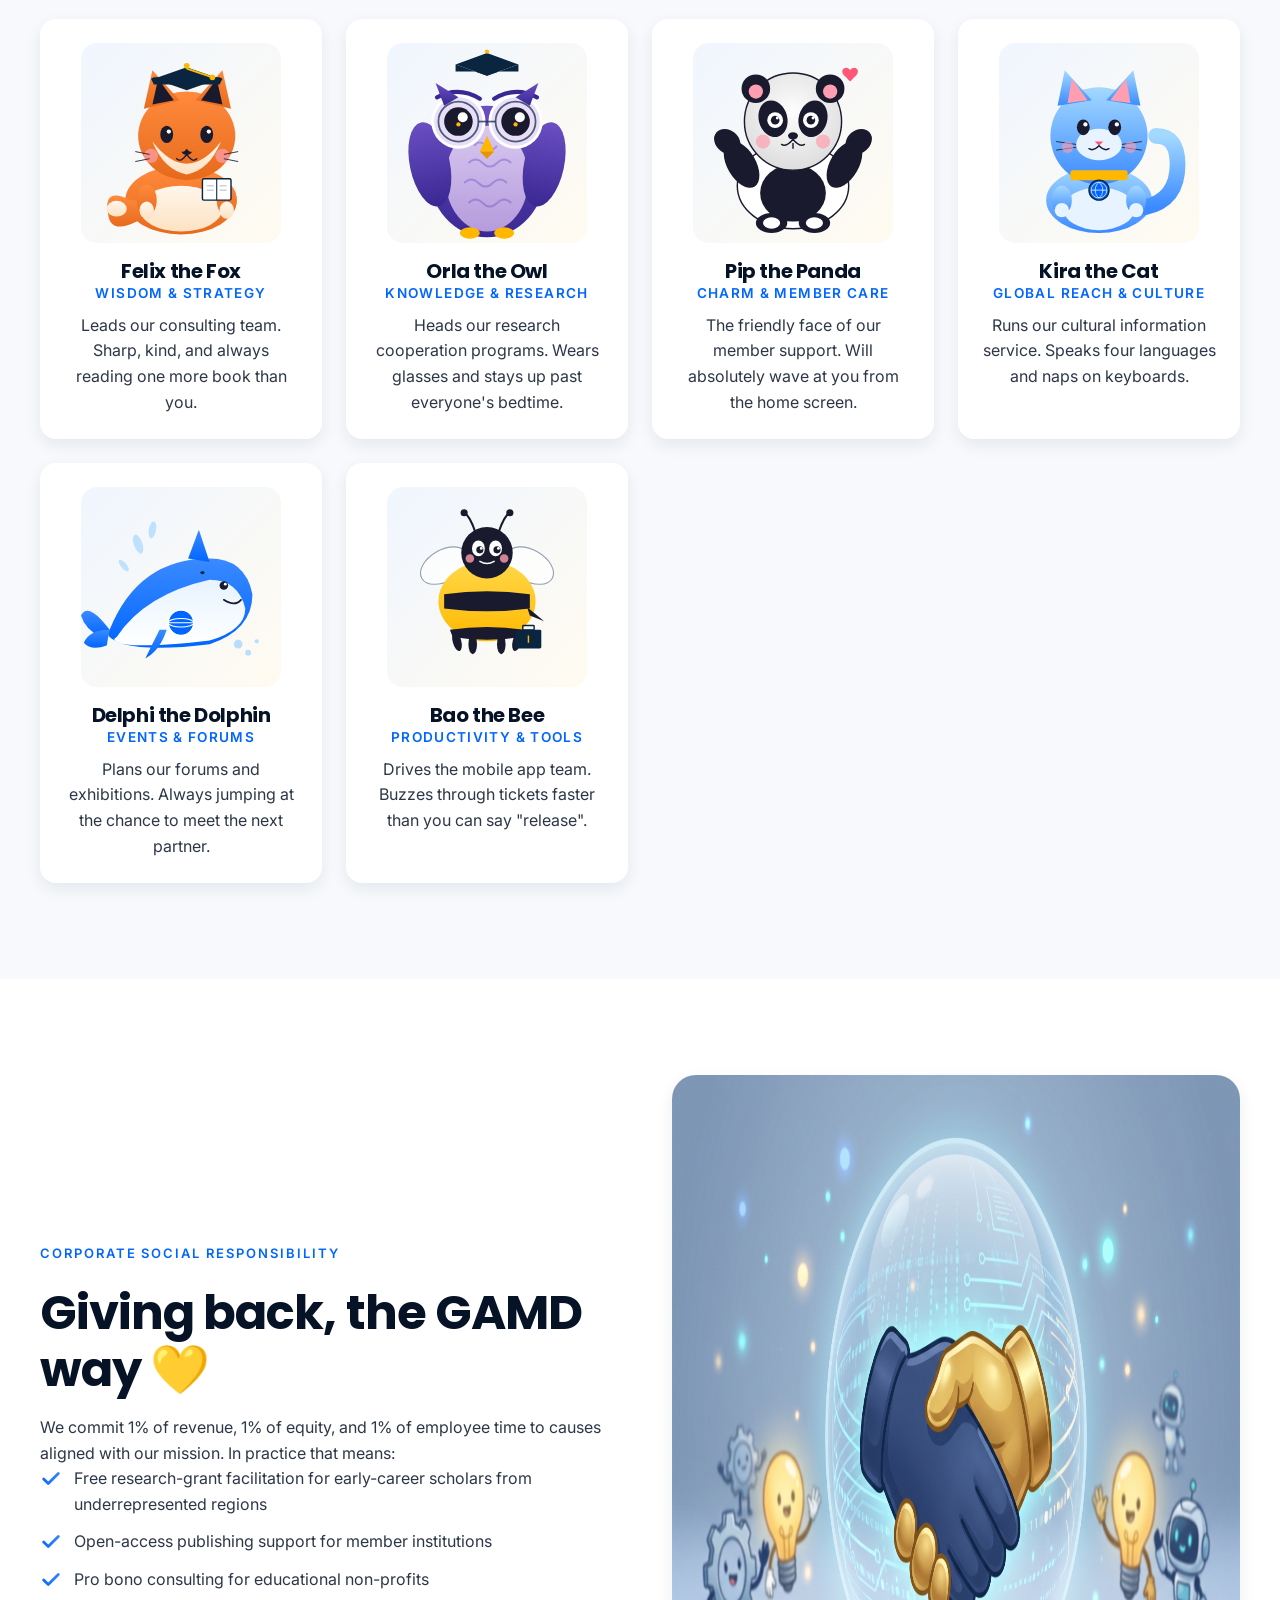
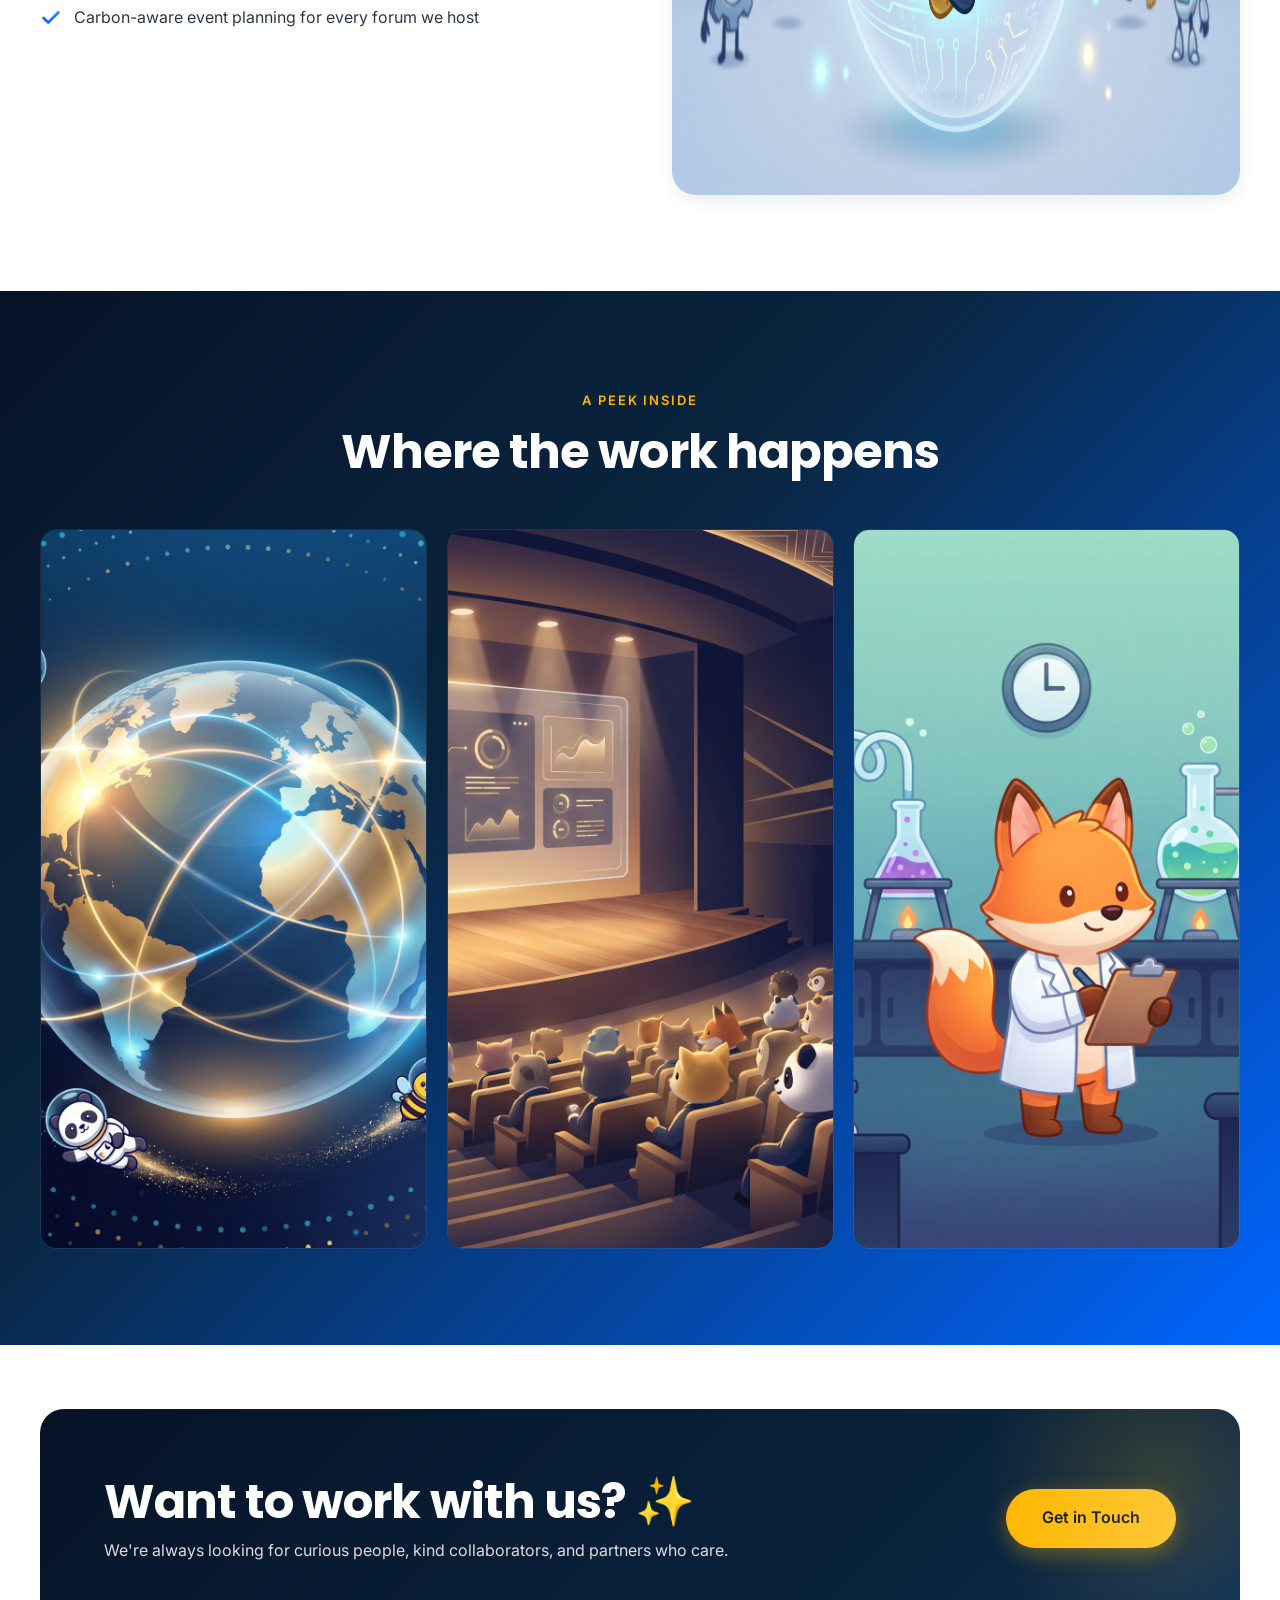
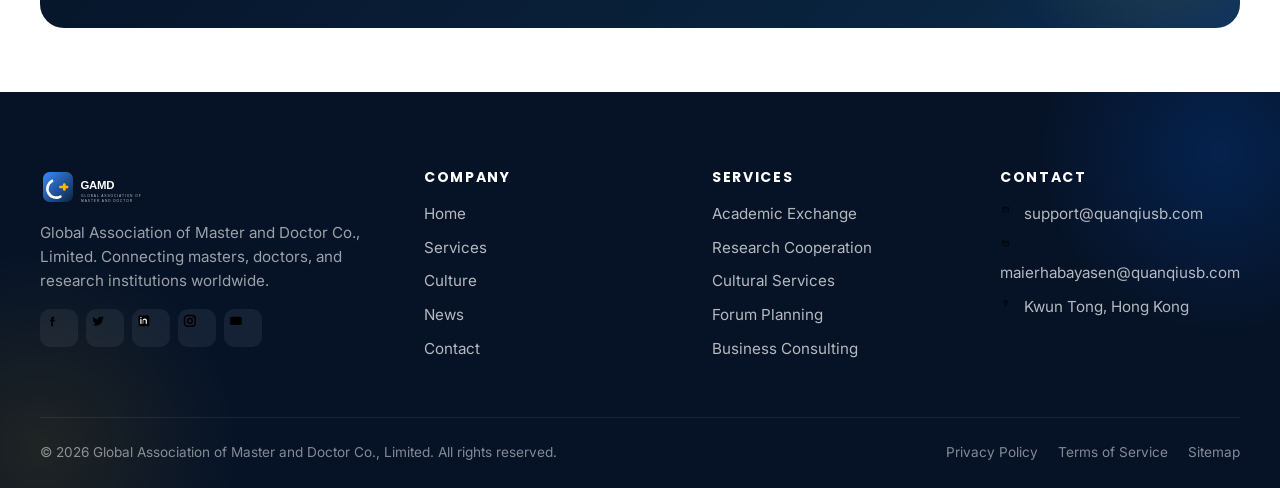
<file: culture.html>
<!DOCTYPE html>
<html lang="en">
<head>
  <meta charset="UTF-8" />
  <meta name="viewport" content="width=device-width, initial-scale=1.0" />
  <meta name="theme-color" content="#0a2540" />
  <title>Culture — GAMD | Mission, Values &amp; the Mascot Team</title>
  <meta name="description" content="Meet the team behind GAMD: our mission, vision, values, and the mascot crew that keeps us smiling. Corporate social responsibility, our office, and how we work with masters &amp; doctors worldwide." />
  <link rel="canonical" href="https://quanqiusb.com/culture.html" />
  <meta property="og:title" content="Culture — GAMD" />
  <meta property="og:description" content="Mission, values, and the GAMD mascot team." />
  <meta property="og:url" content="https://quanqiusb.com/culture.html" />
  <meta property="og:image" content="https://quanqiusb.com/images/og-image.png" />
  <meta name="twitter:card" content="summary_large_image" />
  <meta name="twitter:title" content="Culture — GAMD" />
  <meta name="twitter:image" content="https://quanqiusb.com/images/og-image.png" />
  <link rel="icon" type="image/svg+xml" href="images/favicon.svg" />
  <link rel="preconnect" href="https://fonts.googleapis.com" />
  <link rel="preconnect" href="https://fonts.gstatic.com" crossorigin />
  <link rel="stylesheet" href="https://fonts.googleapis.com/css2?family=Inter:wght@400;500;600;700&family=Poppins:wght@500;600;700;800&display=swap" />
  <link rel="stylesheet" href="css/base.css" />
  <link rel="stylesheet" href="css/components.css" />
  <link rel="stylesheet" href="css/animations.css" />
  <link rel="stylesheet" href="css/home.css" />
  <link rel="stylesheet" href="css/services.css" />
  <link rel="stylesheet" href="css/culture.css" />
</head>
<body>

<header class="navbar" role="banner">
  <div class="navbar-inner">
    <a href="index.html" class="brand"><img src="images/logo-white.svg" alt="GAMD logo"/><span class="brand-text">GAMD<small>Master &amp; Doctor</small></span></a>
    <nav class="nav-links">
      <a class="nav-link" href="index.html">Home</a>
      <a class="nav-link" href="services.html">Services</a>
      <a class="nav-link" href="culture.html">Culture</a>
      <a class="nav-link" href="news.html">News</a>
      <a class="nav-link" href="contact.html">Contact</a>
      <a class="nav-cta" href="contact.html">Get Started</a>
    </nav>
    <button class="nav-toggle" aria-label="Toggle menu" aria-expanded="false">
      <svg viewBox="0 0 24 24"><line x1="3" y1="6" x2="21" y2="6"/><line x1="3" y1="12" x2="21" y2="12"/><line x1="3" y1="18" x2="21" y2="18"/></svg>
    </button>
  </div>
</header>

<section class="page-hero hero-gradient">
  <div class="hero-bg-decor" aria-hidden="true">
    <div class="orb orb-1"></div>
    <div class="orb orb-2"></div>
    <div class="grid-overlay"></div>
    <div class="emoji-bubbles" aria-hidden="true">
      <span style="left:8%; animation-delay:0s">🦊</span>
      <span style="left:28%; animation-delay:2.5s">🦉</span>
      <span style="left:52%; animation-delay:1.2s">🐼</span>
      <span style="left:75%; animation-delay:3.4s">🐱</span>
      <span style="left:90%; animation-delay:5s">🌟</span>
    </div>
  </div>
  <div class="container">
    <div class="page-hero-grid">
      <div class="page-hero-copy hero-anim">
        <span class="badge badge-gold">Our Culture</span>
        <h1>Serious work, <span class="shine-text">playful hearts</span> 💛</h1>
        <p class="lead">We believe the best international collaboration happens when academics, researchers, and operators feel free to be themselves. That's why we travel with a mascot team — and a culture built on curiosity, generosity, and rigour.</p>
        <div class="hero-cta">
          <a class="btn btn-gold btn-lg" href="#mission">Our Mission</a>
          <a class="btn btn-ghost btn-lg" href="#mascots">Meet the Mascots</a>
        </div>
      </div>
      <div class="page-hero-visual">
        <img src="images/hero/hero-culture.png" alt="GAMD mascot team at the office" loading="eager" width="1280" height="720"/>
        <div class="hero-floater floater-2 float-med"><img src="images/animals/animal-owl.svg" alt=""/></div>
        <div class="hero-floater floater-4 float-fast"><img src="images/animals/animal-cat.svg" alt=""/></div>
      </div>
    </div>
  </div>
</section>

<!-- MISSION / VISION / VALUES -->
<section id="mission" class="section">
  <div class="container">
    <div class="section-head text-center reveal">
      <span class="eyebrow">Mission · Vision · Values</span>
      <h2>What we stand for 🌟</h2>
    </div>
    <div class="mvv-grid">
      <article class="card mvv-card reveal" data-delay="100" data-tilt>
        <div class="card-icon"><img src="images/icons/icon-rocket.svg" alt=""/></div>
        <h3>Mission</h3>
        <p>To make international academic and research collaboration effortless for every master, doctor, and institution we serve — no matter where they are.</p>
      </article>
      <article class="card mvv-card reveal" data-delay="200" data-tilt>
        <div class="card-icon"><img src="images/icons/icon-globe.svg" alt=""/></div>
        <h3>Vision</h3>
        <p>A world where a research question raised in one country can be answered with partners on three continents in a single working week.</p>
      </article>
      <article class="card mvv-card reveal" data-delay="300" data-tilt>
        <div class="card-icon"><img src="images/icons/icon-shield.svg" alt=""/></div>
        <h3>Values</h3>
        <p>Rigour without rigidity. Generosity in our partnerships. Privacy as a default, not a feature. Joy in the work — every single day.</p>
      </article>
    </div>
  </div>
</section>

<!-- MASCOTS -->
<section id="mascots" class="section section-gray">
  <div class="container">
    <div class="section-head text-center reveal">
      <span class="eyebrow">Meet the Team</span>
      <h2>The GAMD Mascot Crew 🦊🦉🐼🐱</h2>
      <p class="lead">Every team needs a little personality. Ours happens to wear tiny graduation caps.</p>
    </div>
    <div class="mascot-grid">
      <article class="card mascot-card reveal" data-delay="100">
        <div class="mascot-art"><img src="images/animals/animal-fox.svg" alt="Fox mascot" loading="lazy" width="280" height="280"/></div>
        <h3>Felix the Fox</h3>
        <p class="mascot-role">Wisdom &amp; Strategy</p>
        <p>Leads our consulting team. Sharp, kind, and always reading one more book than you.</p>
      </article>
      <article class="card mascot-card reveal" data-delay="200">
        <div class="mascot-art"><img src="images/animals/animal-owl.svg" alt="Owl mascot" loading="lazy" width="280" height="280"/></div>
        <h3>Orla the Owl</h3>
        <p class="mascot-role">Knowledge &amp; Research</p>
        <p>Heads our research cooperation programs. Wears glasses and stays up past everyone's bedtime.</p>
      </article>
      <article class="card mascot-card reveal" data-delay="300">
        <div class="mascot-art"><img src="images/animals/animal-panda.svg" alt="Panda mascot" loading="lazy" width="280" height="280"/></div>
        <h3>Pip the Panda</h3>
        <p class="mascot-role">Charm &amp; Member Care</p>
        <p>The friendly face of our member support. Will absolutely wave at you from the home screen.</p>
      </article>
      <article class="card mascot-card reveal" data-delay="400">
        <div class="mascot-art"><img src="images/animals/animal-cat.svg" alt="Cat mascot" loading="lazy" width="280" height="280"/></div>
        <h3>Kira the Cat</h3>
        <p class="mascot-role">Global Reach &amp; Culture</p>
        <p>Runs our cultural information service. Speaks four languages and naps on keyboards.</p>
      </article>
      <article class="card mascot-card reveal" data-delay="500">
        <div class="mascot-art"><img src="images/animals/animal-dolphin.svg" alt="Dolphin mascot" loading="lazy" width="280" height="280"/></div>
        <h3>Delphi the Dolphin</h3>
        <p class="mascot-role">Events &amp; Forums</p>
        <p>Plans our forums and exhibitions. Always jumping at the chance to meet the next partner.</p>
      </article>
      <article class="card mascot-card reveal" data-delay="600">
        <div class="mascot-art"><img src="images/animals/animal-bee.svg" alt="Bee mascot" loading="lazy" width="280" height="280"/></div>
        <h3>Bao the Bee</h3>
        <p class="mascot-role">Productivity &amp; Tools</p>
        <p>Drives the mobile app team. Buzzes through tickets faster than you can say "release".</p>
      </article>
    </div>
  </div>
</section>

<!-- CSR -->
<section class="section">
  <div class="container split">
    <div class="split-copy reveal-left">
      <span class="eyebrow">Corporate Social Responsibility</span>
      <h2>Giving back, the GAMD way 💛</h2>
      <p>We commit 1% of revenue, 1% of equity, and 1% of employee time to causes aligned with our mission. In practice that means:</p>
      <ul class="list-check">
        <li>Free research-grant facilitation for early-career scholars from underrepresented regions</li>
        <li>Open-access publishing support for member institutions</li>
        <li>Pro bono consulting for educational non-profits</li>
        <li>Carbon-aware event planning for every forum we host</li>
      </ul>
    </div>
    <div class="split-visual reveal-right">
      <img src="images/illust-handshake.png" alt="GAMD CSR partnerships" loading="lazy" width="1280" height="720"/>
    </div>
  </div>
</section>

<!-- OFFICE / VIBE -->
<section class="section section-dark">
  <div class="container">
    <div class="section-head text-center reveal">
      <span class="eyebrow eyebrow-gold">A peek inside</span>
      <h2>Where the work happens</h2>
    </div>
    <div class="office-grid">
      <img class="office-img reveal" data-delay="100" src="images/illust-global-network.png" alt="GAMD office" loading="lazy" width="1280" height="720"/>
      <img class="office-img reveal" data-delay="200" src="images/illust-conference.png" alt="GAMD forum" loading="lazy" width="1280" height="720"/>
      <img class="office-img reveal" data-delay="300" src="images/illust-research.png" alt="GAMD research" loading="lazy" width="1280" height="720"/>
    </div>
  </div>
</section>

<!-- CTA -->
<section class="cta-banner">
  <div class="container">
    <div class="cta-inner reveal-scale">
      <div class="cta-copy">
        <h2>Want to work with us? ✨</h2>
        <p>We're always looking for curious people, kind collaborators, and partners who care.</p>
      </div>
      <div class="cta-actions">
        <a class="btn btn-gold btn-lg" href="contact.html">Get in Touch</a>
      </div>
    </div>
  </div>
</section>

<footer class="footer">
  <div class="container">
    <div class="footer-grid">
      <div class="footer-brand">
        <a class="brand" href="index.html"><img src="images/logo-white.svg" alt="GAMD"/></a>
        <p>Global Association of Master and Doctor Co., Limited. Connecting masters, doctors, and research institutions worldwide.</p>
        <div class="footer-social">
          <a href="#" aria-label="Facebook"><img src="images/icons/icon-facebook.svg" alt=""/></a>
          <a href="#" aria-label="Twitter"><img src="images/icons/icon-twitter.svg" alt=""/></a>
          <a href="#" aria-label="LinkedIn"><img src="images/icons/icon-linkedin.svg" alt=""/></a>
          <a href="#" aria-label="Instagram"><img src="images/icons/icon-instagram.svg" alt=""/></a>
          <a href="#" aria-label="YouTube"><img src="images/icons/icon-youtube.svg" alt=""/></a>
        </div>
      </div>
      <div>
        <h4>Company</h4>
        <ul class="footer-links">
          <li><a href="index.html">Home</a></li>
          <li><a href="services.html">Services</a></li>
          <li><a href="culture.html">Culture</a></li>
          <li><a href="news.html">News</a></li>
          <li><a href="contact.html">Contact</a></li>
        </ul>
      </div>
      <div>
        <h4>Services</h4>
        <ul class="footer-links">
          <li><a href="services.html#academic">Academic Exchange</a></li>
          <li><a href="services.html#research">Research Cooperation</a></li>
          <li><a href="services.html#cultural">Cultural Services</a></li>
          <li><a href="services.html#forum">Forum Planning</a></li>
          <li><a href="services.html#consulting">Business Consulting</a></li>
        </ul>
      </div>
      <div>
        <h4>Contact</h4>
        <ul class="footer-links">
          <li><a href="mailto:support@quanqiusb.com"><img src="images/icons/icon-email.svg" alt="" width="18" height="18" style="display:inline;vertical-align:-3px;margin-right:6px"/>support@quanqiusb.com</a></li>
          <li><a href="mailto:maierhabayasen@quanqiusb.com"><img src="images/icons/icon-email.svg" alt="" width="18" height="18" style="display:inline;vertical-align:-3px;margin-right:6px"/>maierhabayasen@quanqiusb.com</a></li>
          <li><a href="contact.html"><img src="images/icons/icon-location.svg" alt="" width="18" height="18" style="display:inline;vertical-align:-3px;margin-right:6px"/>Kwun Tong, Hong Kong</a></li>
        </ul>
      </div>
    </div>
    <div class="footer-bottom">
      <div>© <span data-year>2026</span> Global Association of Master and Doctor Co., Limited. All rights reserved.</div>
      <div class="legal-links">
        <a href="privacy.html">Privacy Policy</a>
        <a href="terms.html">Terms of Service</a>
        <a href="sitemap.xml">Sitemap</a>
      </div>
    </div>
  </div>
</footer>

<script src="js/main.js" defer></script>
<script src="js/animations.js" defer></script>
</body>
</html>
</file>
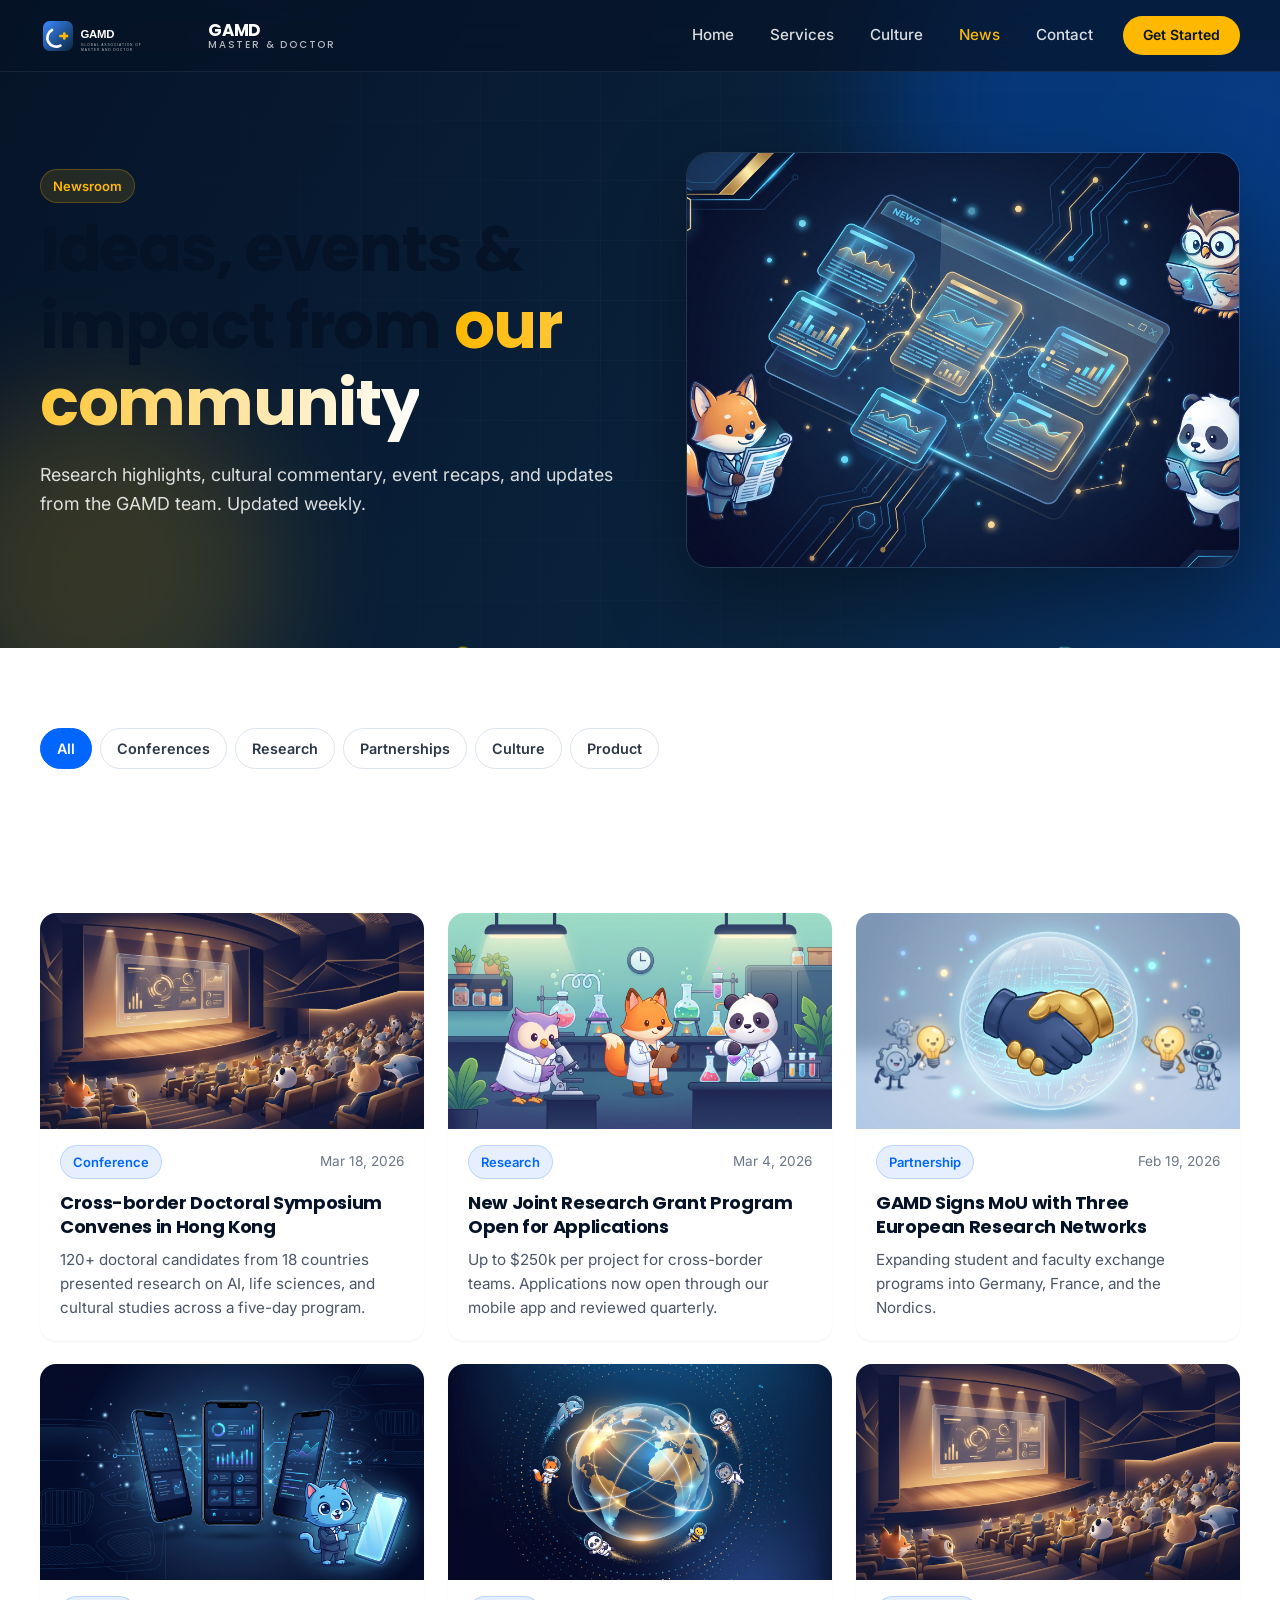
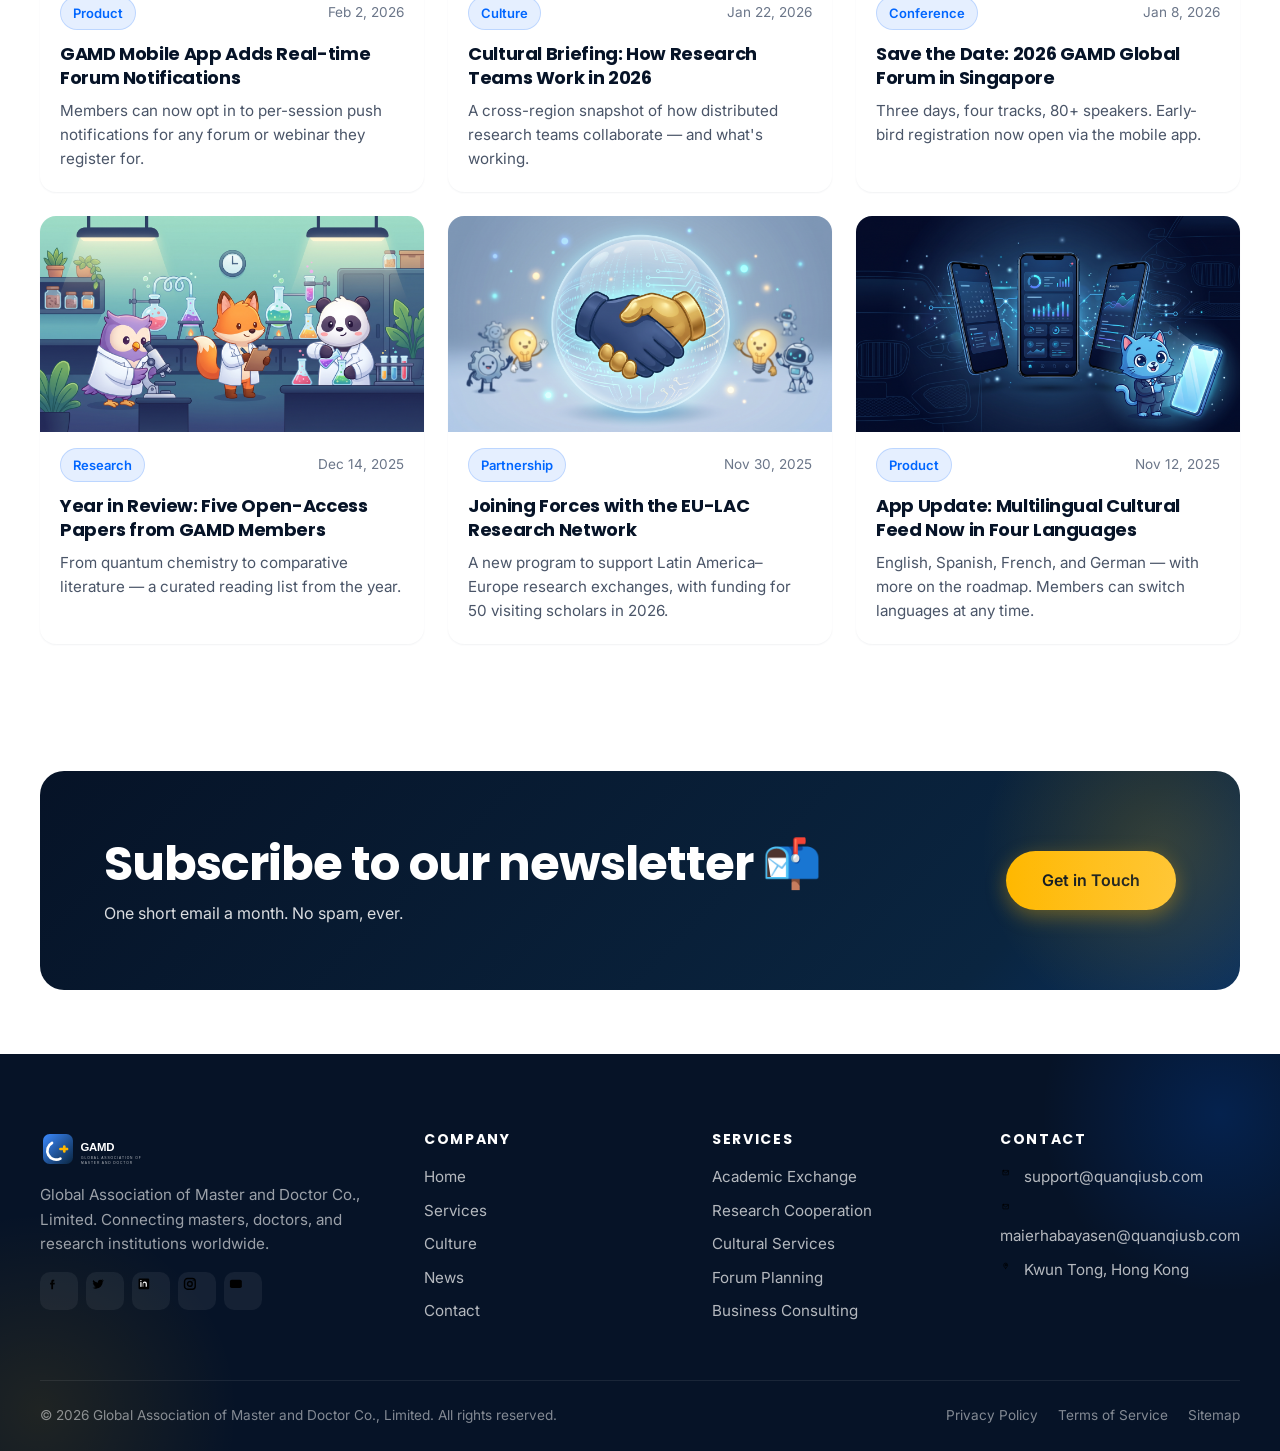
<file: news.html>
<!DOCTYPE html>
<html lang="en">
<head>
  <meta charset="UTF-8" />
  <meta name="viewport" content="width=device-width, initial-scale=1.0" />
  <meta name="theme-color" content="#0a2540" />
  <title>News &amp; Insights — GAMD</title>
  <meta name="description" content="Latest news, research highlights, event recaps, and cultural insights from the Global Association of Master and Doctor." />
  <link rel="canonical" href="https://quanqiusb.com/news.html" />
  <meta property="og:title" content="News &amp; Insights — GAMD" />
  <meta property="og:description" content="Latest news, research highlights, event recaps, and cultural insights from GAMD." />
  <meta property="og:url" content="https://quanqiusb.com/news.html" />
  <meta property="og:image" content="https://quanqiusb.com/images/og-image.png" />
  <meta name="twitter:card" content="summary_large_image" />
  <link rel="icon" type="image/svg+xml" href="images/favicon.svg" />
  <link rel="preconnect" href="https://fonts.googleapis.com" />
  <link rel="preconnect" href="https://fonts.gstatic.com" crossorigin />
  <link rel="stylesheet" href="https://fonts.googleapis.com/css2?family=Inter:wght@400;500;600;700&family=Poppins:wght@500;600;700;800&display=swap" />
  <link rel="stylesheet" href="css/base.css" />
  <link rel="stylesheet" href="css/components.css" />
  <link rel="stylesheet" href="css/animations.css" />
  <link rel="stylesheet" href="css/home.css" />
  <link rel="stylesheet" href="css/services.css" />
  <link rel="stylesheet" href="css/news.css" />
</head>
<body>

<header class="navbar">
  <div class="navbar-inner">
    <a href="index.html" class="brand"><img src="images/logo-white.svg" alt="GAMD"/><span class="brand-text">GAMD<small>Master &amp; Doctor</small></span></a>
    <nav class="nav-links">
      <a class="nav-link" href="index.html">Home</a>
      <a class="nav-link" href="services.html">Services</a>
      <a class="nav-link" href="culture.html">Culture</a>
      <a class="nav-link" href="news.html">News</a>
      <a class="nav-link" href="contact.html">Contact</a>
      <a class="nav-cta" href="contact.html">Get Started</a>
    </nav>
    <button class="nav-toggle" aria-label="Toggle menu" aria-expanded="false">
      <svg viewBox="0 0 24 24"><line x1="3" y1="6" x2="21" y2="6"/><line x1="3" y1="12" x2="21" y2="12"/><line x1="3" y1="18" x2="21" y2="18"/></svg>
    </button>
  </div>
</header>

<section class="page-hero hero-gradient">
  <div class="hero-bg-decor" aria-hidden="true">
    <div class="orb orb-1"></div>
    <div class="orb orb-2"></div>
    <div class="grid-overlay"></div>
    <div class="emoji-bubbles" aria-hidden="true">
      <span style="left:15%; animation-delay:0s">📰</span>
      <span style="left:35%; animation-delay:2s">💡</span>
      <span style="left:60%; animation-delay:1.4s">🧠</span>
      <span style="left:82%; animation-delay:3.6s">🌍</span>
    </div>
  </div>
  <div class="container">
    <div class="page-hero-grid">
      <div class="page-hero-copy hero-anim">
        <span class="badge badge-gold">Newsroom</span>
        <h1>Ideas, events &amp; impact from <span class="shine-text">our community</span></h1>
        <p class="lead">Research highlights, cultural commentary, event recaps, and updates from the GAMD team. Updated weekly.</p>
      </div>
      <div class="page-hero-visual">
        <img src="images/hero/hero-news.png" alt="GAMD newsroom" loading="eager" width="1280" height="720"/>
      </div>
    </div>
  </div>
</section>

<!-- FILTER CHIPS -->
<section class="section section-tight">
  <div class="container">
    <div class="news-filter">
      <button class="chip is-active" data-filter="all">All</button>
      <button class="chip" data-filter="conference">Conferences</button>
      <button class="chip" data-filter="research">Research</button>
      <button class="chip" data-filter="partnership">Partnerships</button>
      <button class="chip" data-filter="culture">Culture</button>
      <button class="chip" data-filter="product">Product</button>
    </div>
  </div>
</section>

<!-- NEWS GRID -->
<section class="section section-tight">
  <div class="container">
    <div class="news-grid-full">
      <article class="news-card reveal" data-category="conference" data-delay="100">
        <div class="news-thumb"><img src="images/illust-conference.png" alt="" loading="lazy" width="600" height="338"/></div>
        <div class="news-meta"><span class="badge">Conference</span><time>Mar 18, 2026</time></div>
        <h3>Cross-border Doctoral Symposium Convenes in Hong Kong</h3>
        <p>120+ doctoral candidates from 18 countries presented research on AI, life sciences, and cultural studies across a five-day program.</p>
      </article>
      <article class="news-card reveal" data-category="research" data-delay="200">
        <div class="news-thumb"><img src="images/illust-research.png" alt="" loading="lazy" width="600" height="338"/></div>
        <div class="news-meta"><span class="badge">Research</span><time>Mar 4, 2026</time></div>
        <h3>New Joint Research Grant Program Open for Applications</h3>
        <p>Up to $250k per project for cross-border teams. Applications now open through our mobile app and reviewed quarterly.</p>
      </article>
      <article class="news-card reveal" data-category="partnership" data-delay="300">
        <div class="news-thumb"><img src="images/illust-handshake.png" alt="" loading="lazy" width="600" height="338"/></div>
        <div class="news-meta"><span class="badge">Partnership</span><time>Feb 19, 2026</time></div>
        <h3>GAMD Signs MoU with Three European Research Networks</h3>
        <p>Expanding student and faculty exchange programs into Germany, France, and the Nordics.</p>
      </article>
      <article class="news-card reveal" data-category="product" data-delay="400">
        <div class="news-thumb"><img src="images/illust-mobile-app.png" alt="" loading="lazy" width="600" height="338"/></div>
        <div class="news-meta"><span class="badge">Product</span><time>Feb 2, 2026</time></div>
        <h3>GAMD Mobile App Adds Real-time Forum Notifications</h3>
        <p>Members can now opt in to per-session push notifications for any forum or webinar they register for.</p>
      </article>
      <article class="news-card reveal" data-category="culture" data-delay="500">
        <div class="news-thumb"><img src="images/illust-global-network.png" alt="" loading="lazy" width="600" height="338"/></div>
        <div class="news-meta"><span class="badge">Culture</span><time>Jan 22, 2026</time></div>
        <h3>Cultural Briefing: How Research Teams Work in 2026</h3>
        <p>A cross-region snapshot of how distributed research teams collaborate — and what's working.</p>
      </article>
      <article class="news-card reveal" data-category="conference" data-delay="600">
        <div class="news-thumb"><img src="images/illust-conference.png" alt="" loading="lazy" width="600" height="338"/></div>
        <div class="news-meta"><span class="badge">Conference</span><time>Jan 8, 2026</time></div>
        <h3>Save the Date: 2026 GAMD Global Forum in Singapore</h3>
        <p>Three days, four tracks, 80+ speakers. Early-bird registration now open via the mobile app.</p>
      </article>
      <article class="news-card reveal" data-category="research" data-delay="100">
        <div class="news-thumb"><img src="images/illust-research.png" alt="" loading="lazy" width="600" height="338"/></div>
        <div class="news-meta"><span class="badge">Research</span><time>Dec 14, 2025</time></div>
        <h3>Year in Review: Five Open-Access Papers from GAMD Members</h3>
        <p>From quantum chemistry to comparative literature — a curated reading list from the year.</p>
      </article>
      <article class="news-card reveal" data-category="partnership" data-delay="200">
        <div class="news-thumb"><img src="images/illust-handshake.png" alt="" loading="lazy" width="600" height="338"/></div>
        <div class="news-meta"><span class="badge">Partnership</span><time>Nov 30, 2025</time></div>
        <h3>Joining Forces with the EU-LAC Research Network</h3>
        <p>A new program to support Latin America–Europe research exchanges, with funding for 50 visiting scholars in 2026.</p>
      </article>
      <article class="news-card reveal" data-category="product" data-delay="300">
        <div class="news-thumb"><img src="images/illust-mobile-app.png" alt="" loading="lazy" width="600" height="338"/></div>
        <div class="news-meta"><span class="badge">Product</span><time>Nov 12, 2025</time></div>
        <h3>App Update: Multilingual Cultural Feed Now in Four Languages</h3>
        <p>English, Spanish, French, and German — with more on the roadmap. Members can switch languages at any time.</p>
      </article>
    </div>
  </div>
</section>

<section class="cta-banner">
  <div class="container">
    <div class="cta-inner reveal-scale">
      <div class="cta-copy">
        <h2>Subscribe to our newsletter 📬</h2>
        <p>One short email a month. No spam, ever.</p>
      </div>
      <div class="cta-actions">
        <a class="btn btn-gold btn-lg" href="contact.html">Get in Touch</a>
      </div>
    </div>
  </div>
</section>

<footer class="footer">
  <div class="container">
    <div class="footer-grid">
      <div class="footer-brand">
        <a class="brand" href="index.html"><img src="images/logo-white.svg" alt="GAMD"/></a>
        <p>Global Association of Master and Doctor Co., Limited. Connecting masters, doctors, and research institutions worldwide.</p>
        <div class="footer-social">
          <a href="#" aria-label="Facebook"><img src="images/icons/icon-facebook.svg" alt=""/></a>
          <a href="#" aria-label="Twitter"><img src="images/icons/icon-twitter.svg" alt=""/></a>
          <a href="#" aria-label="LinkedIn"><img src="images/icons/icon-linkedin.svg" alt=""/></a>
          <a href="#" aria-label="Instagram"><img src="images/icons/icon-instagram.svg" alt=""/></a>
          <a href="#" aria-label="YouTube"><img src="images/icons/icon-youtube.svg" alt=""/></a>
        </div>
      </div>
      <div>
        <h4>Company</h4>
        <ul class="footer-links">
          <li><a href="index.html">Home</a></li>
          <li><a href="services.html">Services</a></li>
          <li><a href="culture.html">Culture</a></li>
          <li><a href="news.html">News</a></li>
          <li><a href="contact.html">Contact</a></li>
        </ul>
      </div>
      <div>
        <h4>Services</h4>
        <ul class="footer-links">
          <li><a href="services.html#academic">Academic Exchange</a></li>
          <li><a href="services.html#research">Research Cooperation</a></li>
          <li><a href="services.html#cultural">Cultural Services</a></li>
          <li><a href="services.html#forum">Forum Planning</a></li>
          <li><a href="services.html#consulting">Business Consulting</a></li>
        </ul>
      </div>
      <div>
        <h4>Contact</h4>
        <ul class="footer-links">
          <li><a href="mailto:support@quanqiusb.com"><img src="images/icons/icon-email.svg" alt="" width="18" height="18" style="display:inline;vertical-align:-3px;margin-right:6px"/>support@quanqiusb.com</a></li>
          <li><a href="mailto:maierhabayasen@quanqiusb.com"><img src="images/icons/icon-email.svg" alt="" width="18" height="18" style="display:inline;vertical-align:-3px;margin-right:6px"/>maierhabayasen@quanqiusb.com</a></li>
          <li><a href="contact.html"><img src="images/icons/icon-location.svg" alt="" width="18" height="18" style="display:inline;vertical-align:-3px;margin-right:6px"/>Kwun Tong, Hong Kong</a></li>
        </ul>
      </div>
    </div>
    <div class="footer-bottom">
      <div>© <span data-year>2026</span> Global Association of Master and Doctor Co., Limited. All rights reserved.</div>
      <div class="legal-links">
        <a href="privacy.html">Privacy Policy</a>
        <a href="terms.html">Terms of Service</a>
        <a href="sitemap.xml">Sitemap</a>
      </div>
    </div>
  </div>
</footer>

<script src="js/main.js" defer></script>
<script src="js/animations.js" defer></script>
<script src="js/news.js" defer></script>
</body>
</html>
</file>
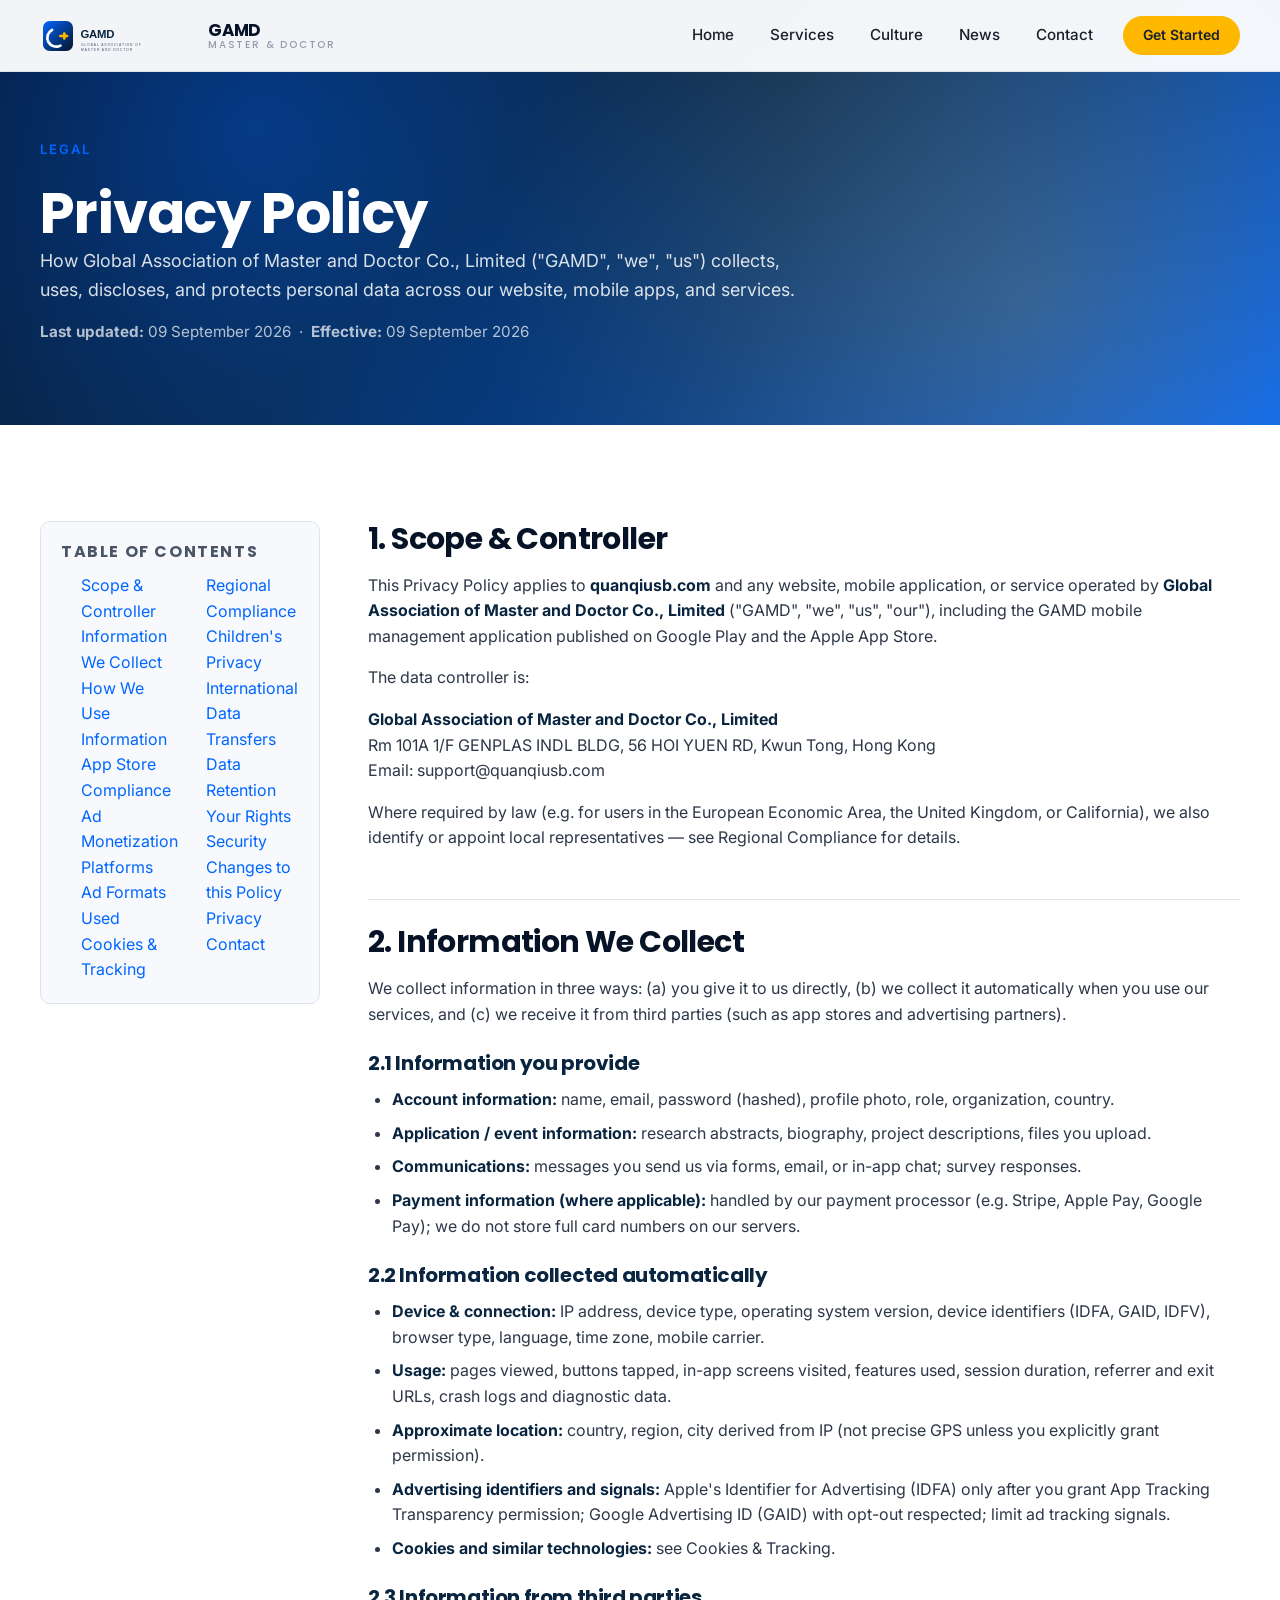
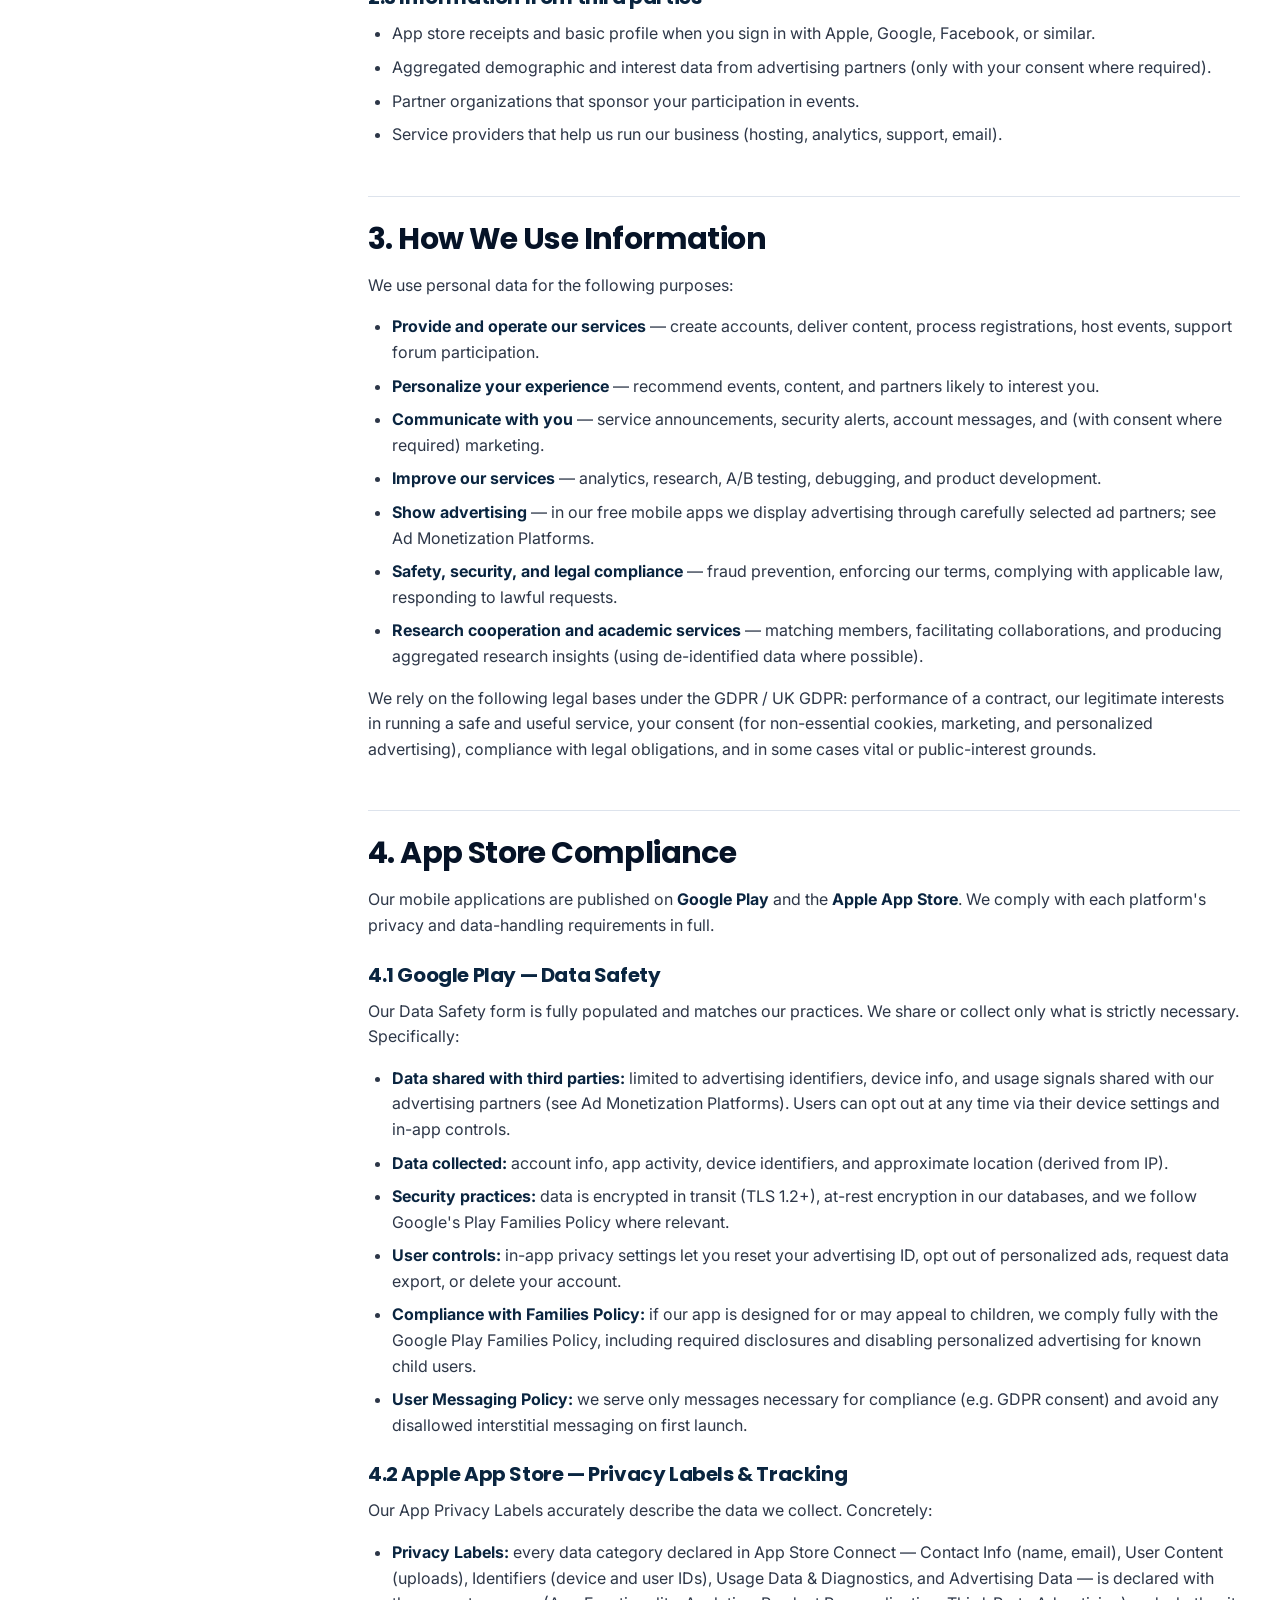
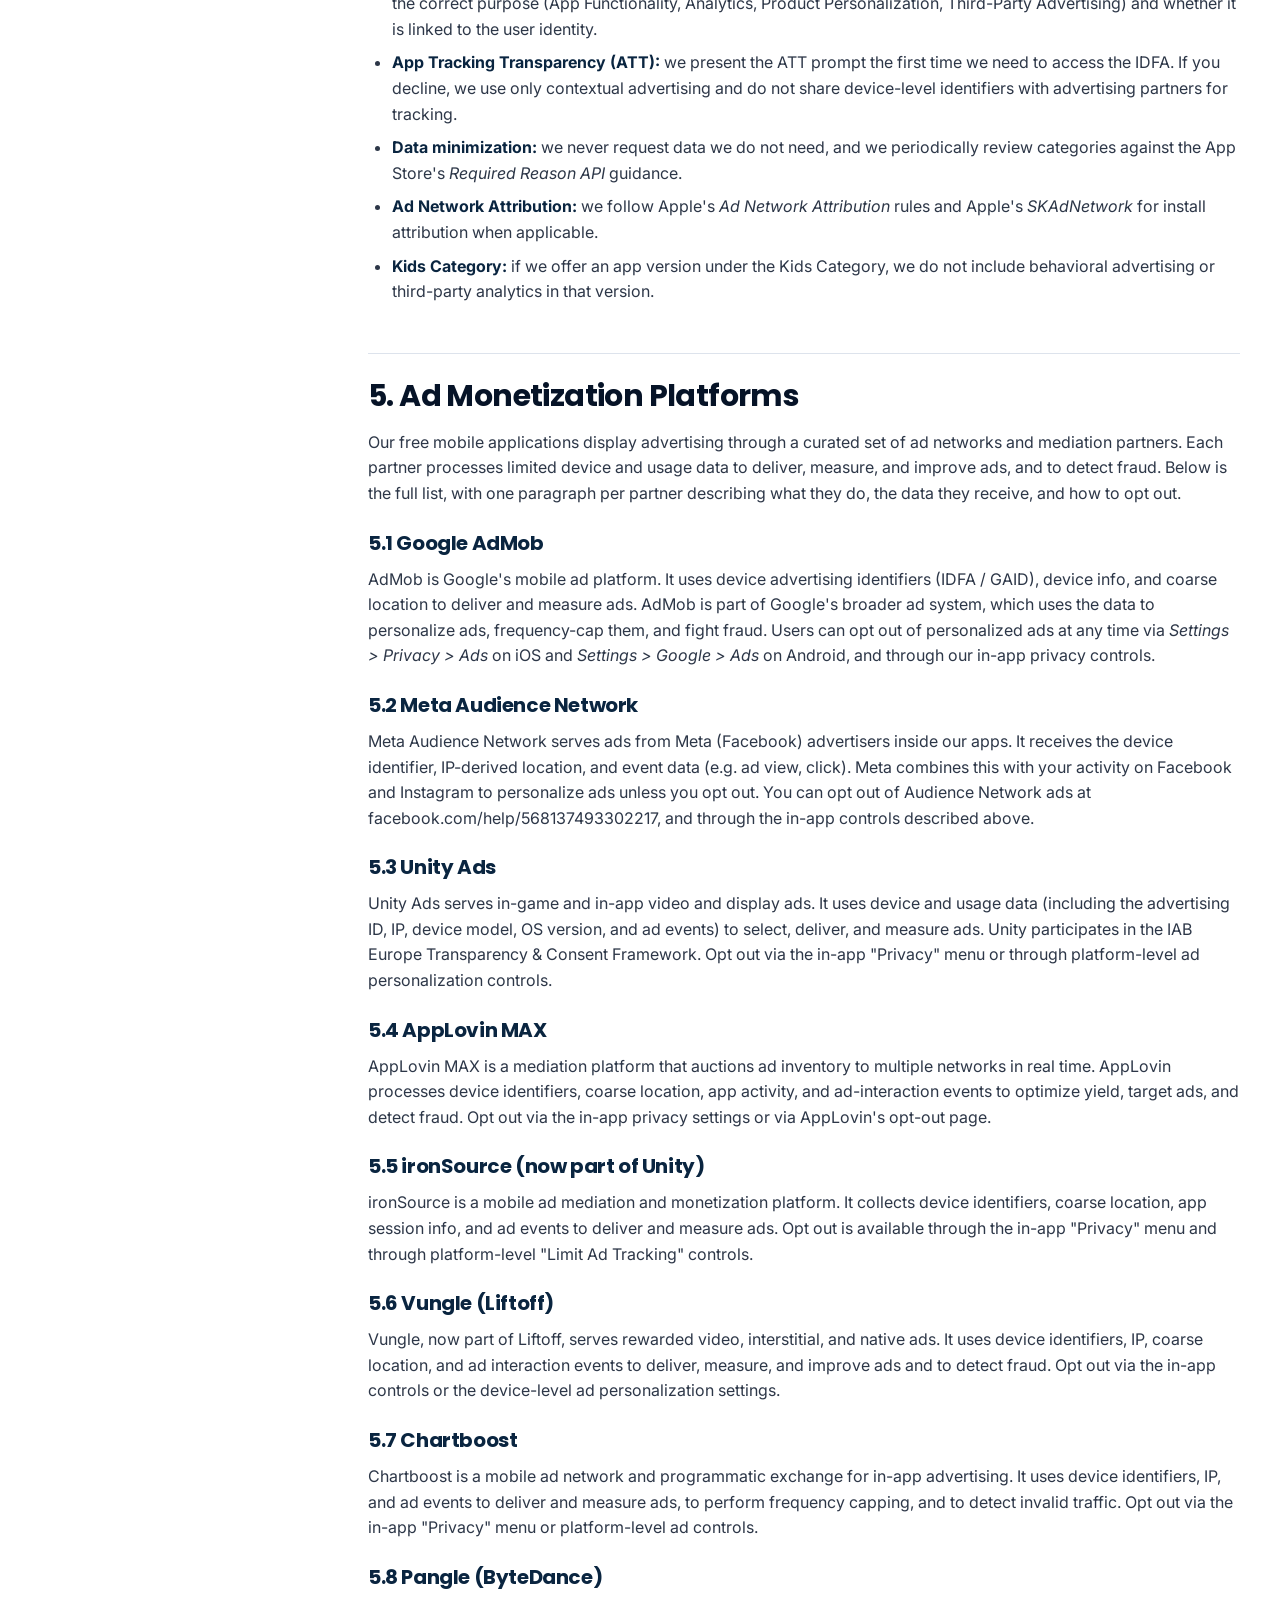
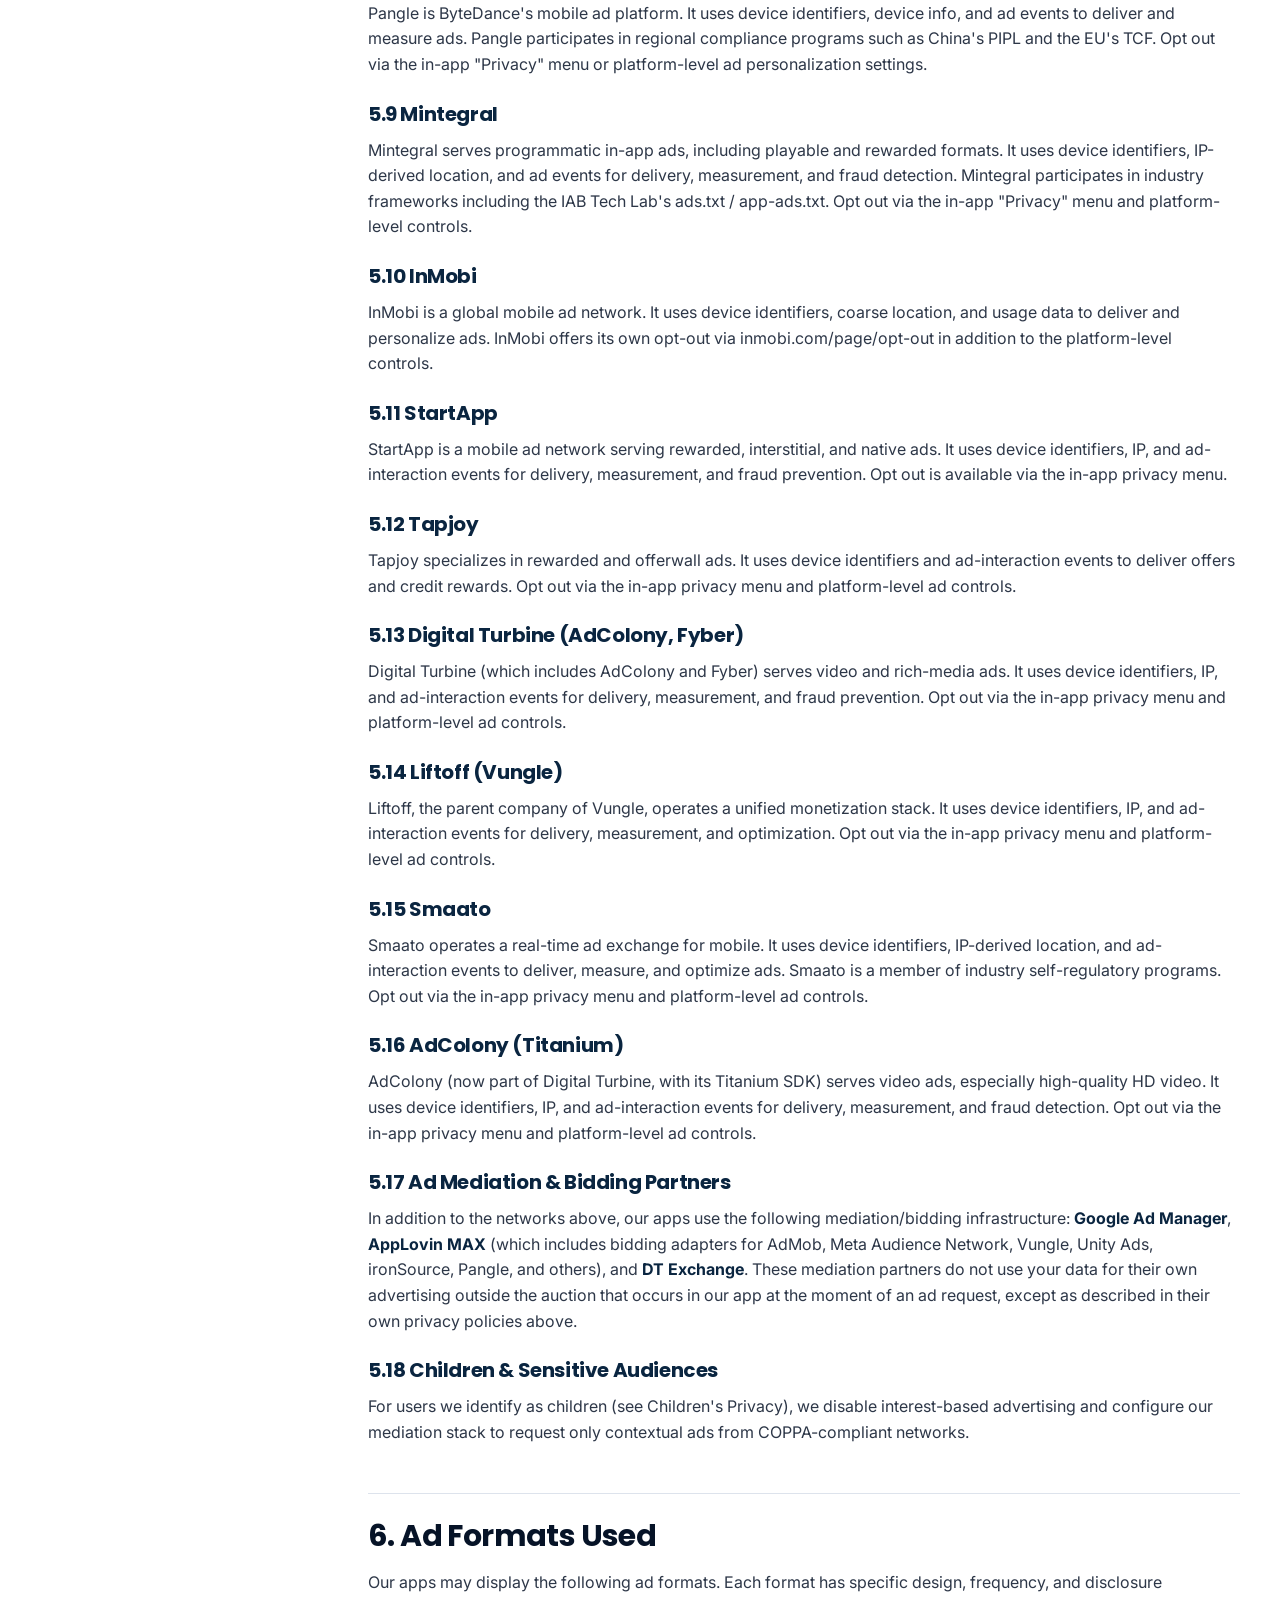
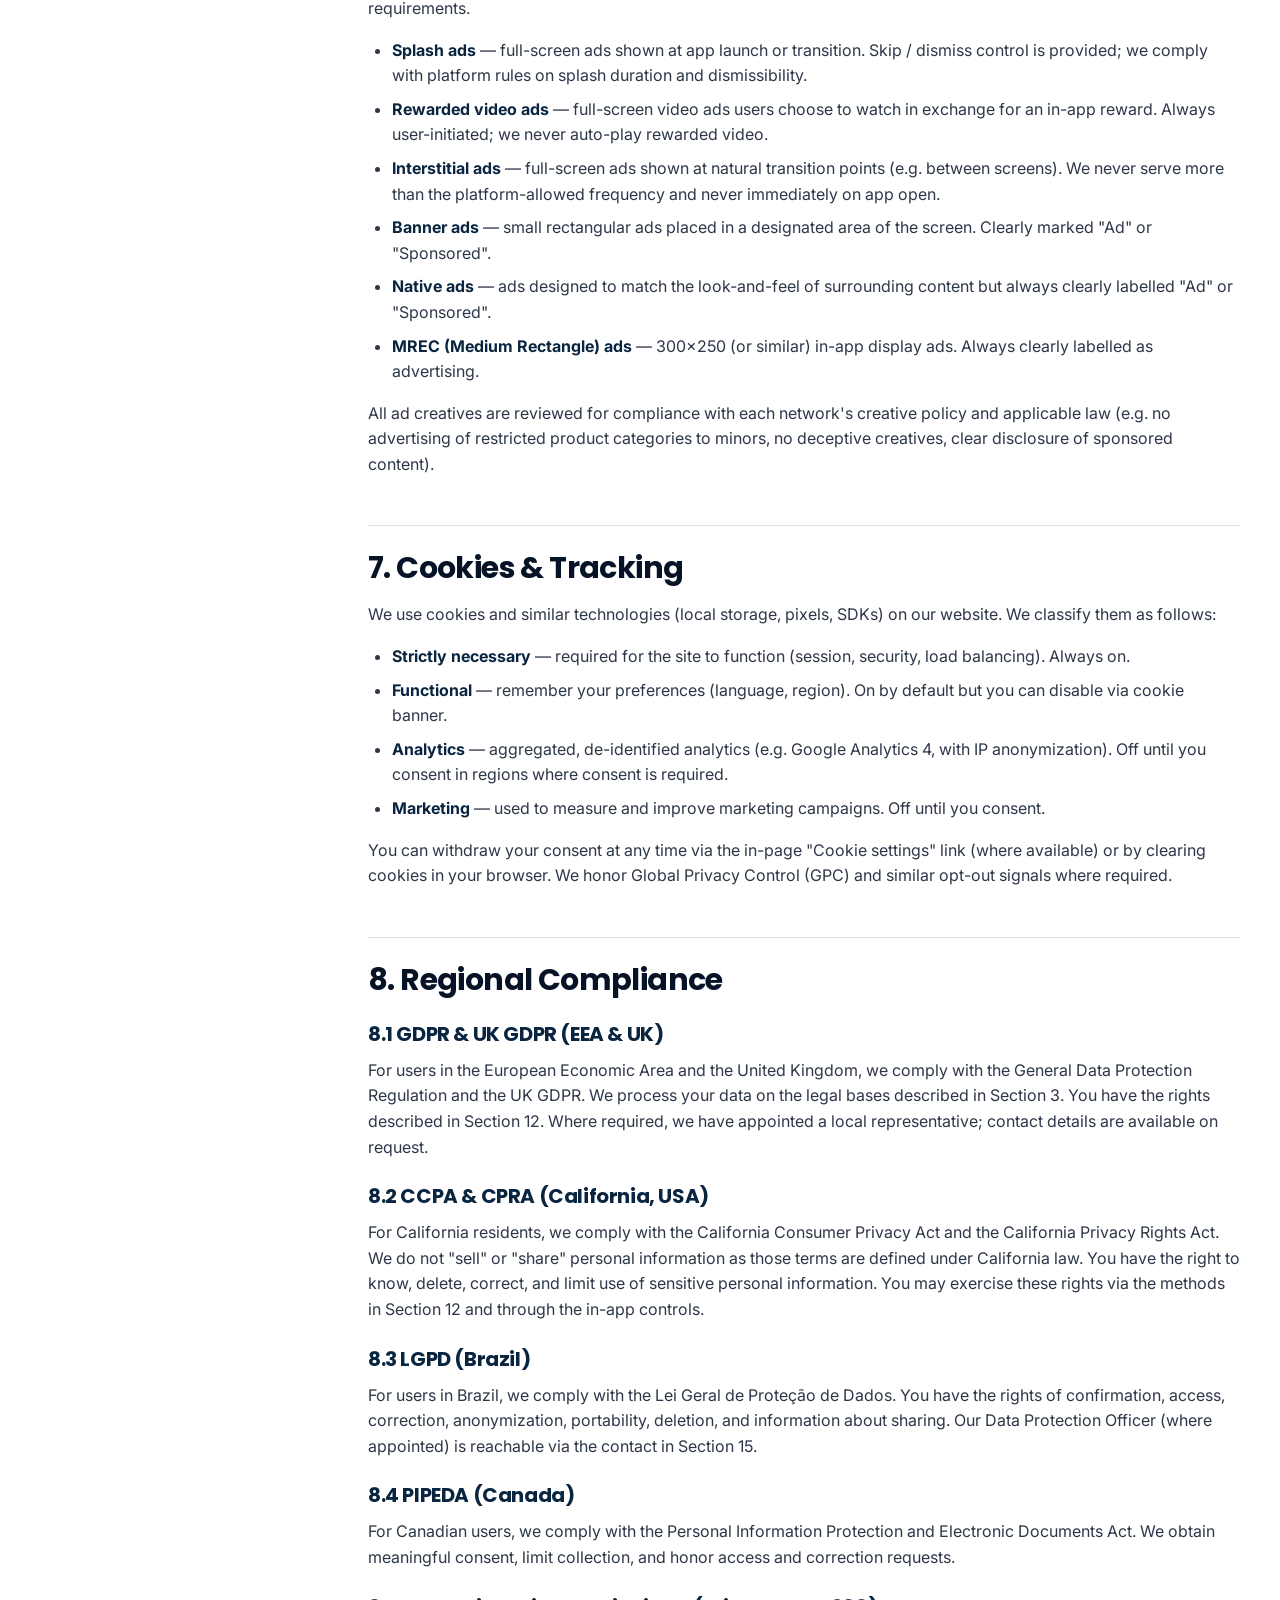
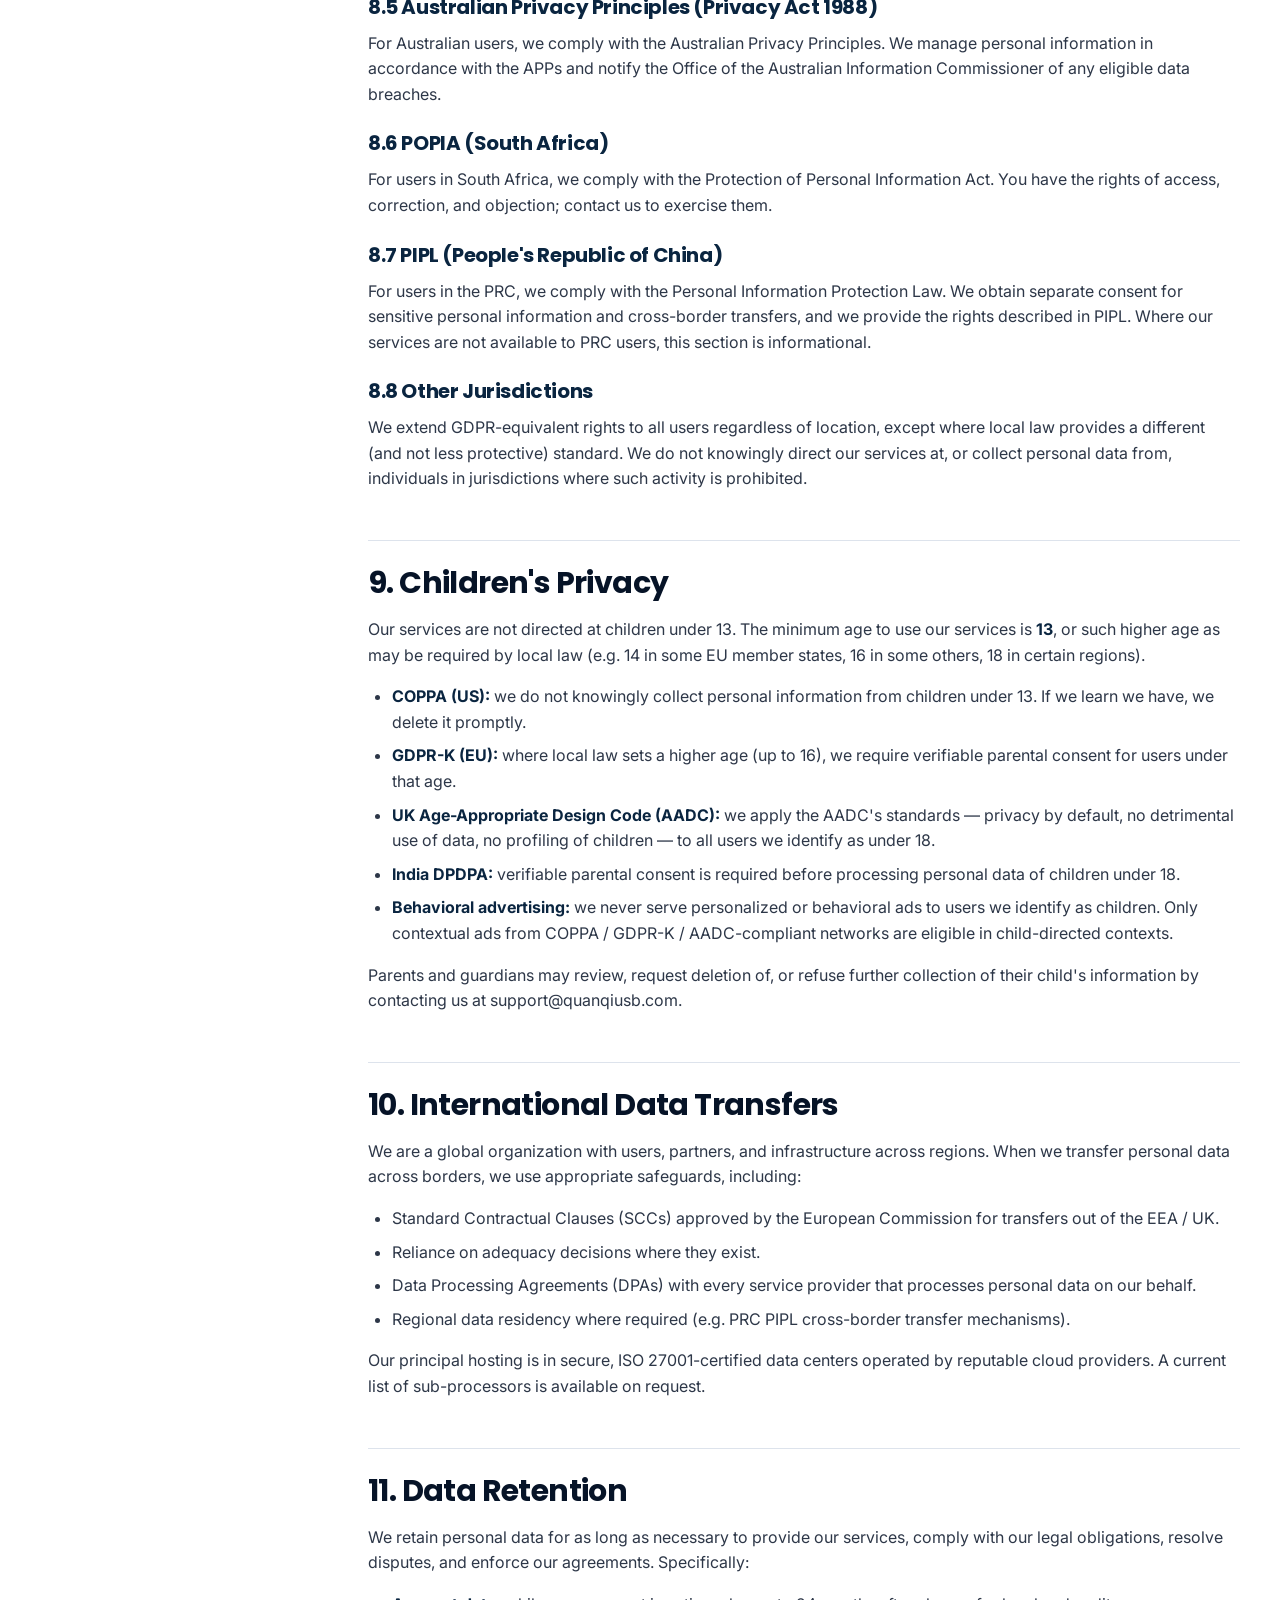
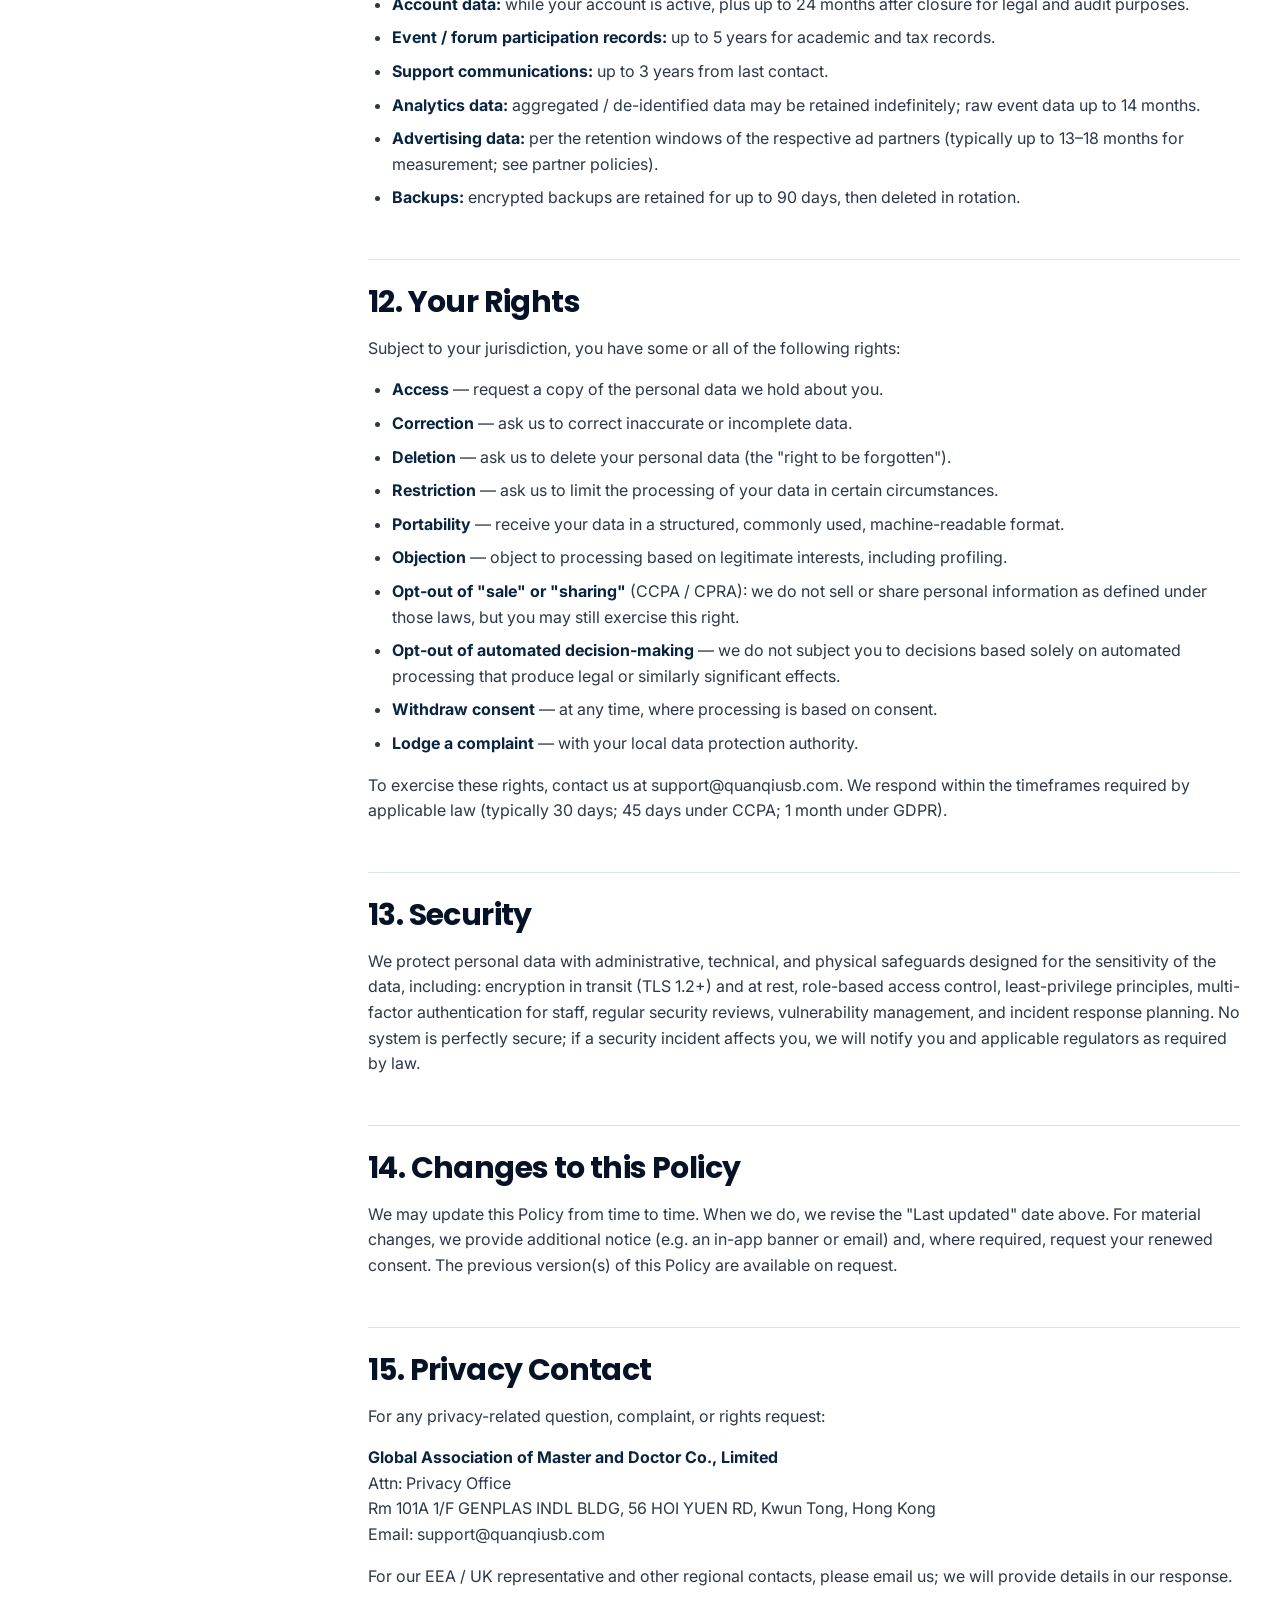
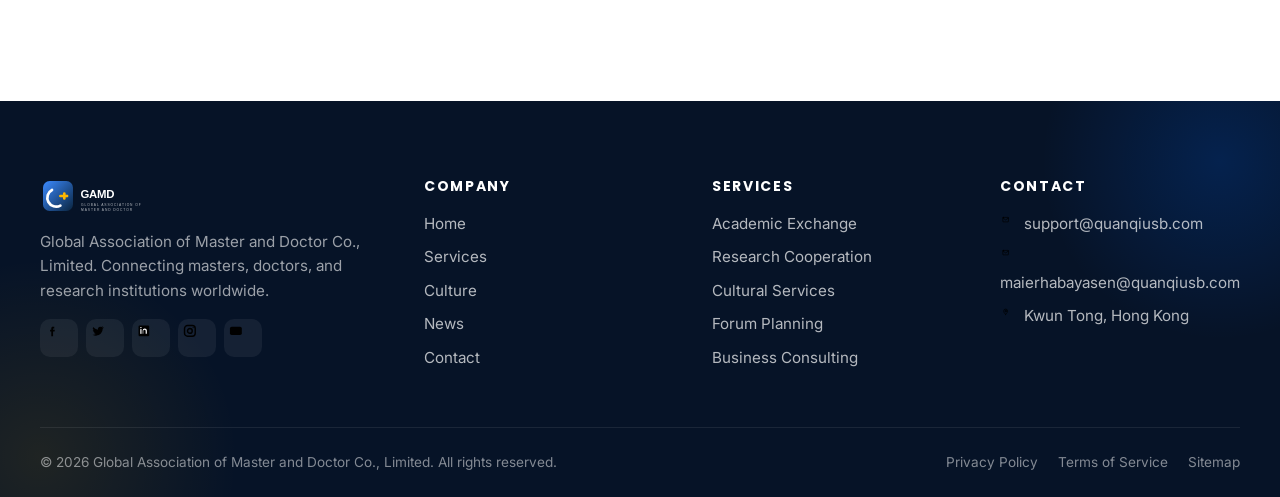
<file: privacy.html>
<!DOCTYPE html>
<html lang="en">
<head>
  <meta charset="UTF-8" />
  <meta name="viewport" content="width=device-width, initial-scale=1.0" />
  <meta name="theme-color" content="#0a2540" />
  <title>Privacy Policy — GAMD</title>
  <meta name="description" content="GAMD Privacy Policy. How we collect, use, and protect your personal data across our website, mobile apps on Google Play and the App Store, and our services. GDPR, CCPA/CPRA, COPPA, LGPD, PIPEDA, and more." />
  <link rel="canonical" href="https://quanqiusb.com/privacy.html" />
  <meta name="robots" content="index, follow" />
  <meta property="og:title" content="Privacy Policy — GAMD" />
  <meta property="og:description" content="How GAMD collects, uses, and protects your personal data — across web and our mobile apps on Google Play and the App Store." />
  <meta property="og:url" content="https://quanqiusb.com/privacy.html" />
  <meta property="og:image" content="https://quanqiusb.com/images/og-image.png" />
  <meta name="twitter:card" content="summary_large_image" />
  <link rel="icon" type="image/svg+xml" href="images/favicon.svg" />
  <link rel="preconnect" href="https://fonts.googleapis.com" />
  <link rel="preconnect" href="https://fonts.gstatic.com" crossorigin />
  <link rel="stylesheet" href="https://fonts.googleapis.com/css2?family=Inter:wght@400;500;600;700&family=Poppins:wght@500;600;700;800&display=swap" />
  <link rel="stylesheet" href="css/base.css" />
  <link rel="stylesheet" href="css/components.css" />
  <link rel="stylesheet" href="css/animations.css" />
  <link rel="stylesheet" href="css/privacy.css" />
</head>
<body>

<header class="navbar navbar-solid" role="banner">
  <div class="navbar-inner">
    <a href="index.html" class="brand"><img src="images/logo-primary.svg" alt="GAMD"/><span class="brand-text">GAMD<small>Master &amp; Doctor</small></span></a>
    <nav class="nav-links">
      <a class="nav-link" href="index.html">Home</a>
      <a class="nav-link" href="services.html">Services</a>
      <a class="nav-link" href="culture.html">Culture</a>
      <a class="nav-link" href="news.html">News</a>
      <a class="nav-link" href="contact.html">Contact</a>
      <a class="nav-cta" href="contact.html">Get Started</a>
    </nav>
    <button class="nav-toggle" aria-label="Toggle menu" aria-expanded="false">
      <svg viewBox="0 0 24 24"><line x1="3" y1="6" x2="21" y2="6"/><line x1="3" y1="12" x2="21" y2="12"/><line x1="3" y1="18" x2="21" y2="18"/></svg>
    </button>
  </div>
</header>

<section class="legal-hero">
  <div class="container">
    <div class="reveal">
      <span class="eyebrow">Legal</span>
      <h1>Privacy Policy</h1>
      <p class="lead">How Global Association of Master and Doctor Co., Limited ("GAMD", "we", "us") collects, uses, discloses, and protects personal data across our website, mobile apps, and services.</p>
      <p class="legal-updated"><strong>Last updated:</strong> 09 September 2026 &nbsp;·&nbsp; <strong>Effective:</strong> 09 September 2026</p>
    </div>
  </div>
</section>

<section class="section">
  <div class="container legal-container">
    <aside class="legal-toc reveal">
      <h3>Table of Contents</h3>
      <ol>
        <li><a href="#scope">Scope &amp; Controller</a></li>
        <li><a href="#info">Information We Collect</a></li>
        <li><a href="#use">How We Use Information</a></li>
        <li><a href="#appstore">App Store Compliance</a></li>
        <li><a href="#ads">Ad Monetization Platforms</a></li>
        <li><a href="#formats">Ad Formats Used</a></li>
        <li><a href="#cookies">Cookies &amp; Tracking</a></li>
        <li><a href="#regional">Regional Compliance</a></li>
        <li><a href="#children">Children's Privacy</a></li>
        <li><a href="#transfers">International Data Transfers</a></li>
        <li><a href="#retention">Data Retention</a></li>
        <li><a href="#rights">Your Rights</a></li>
        <li><a href="#security">Security</a></li>
        <li><a href="#changes">Changes to this Policy</a></li>
        <li><a href="#contact">Privacy Contact</a></li>
      </ol>
    </aside>

    <article class="legal-prose">

      <h2 id="scope">1. Scope &amp; Controller</h2>
      <p>This Privacy Policy applies to <strong>quanqiusb.com</strong> and any website, mobile application, or service operated by <strong>Global Association of Master and Doctor Co., Limited</strong> ("GAMD", "we", "us", "our"), including the GAMD mobile management application published on Google Play and the Apple App Store.</p>
      <p>The data controller is:</p>
      <p>
        <strong>Global Association of Master and Doctor Co., Limited</strong><br/>
        Rm 101A 1/F GENPLAS INDL BLDG, 56 HOI YUEN RD, Kwun Tong, Hong Kong<br/>
        Email: <a href="mailto:support@quanqiusb.com">support@quanqiusb.com</a>
      </p>
      <p>Where required by law (e.g. for users in the European Economic Area, the United Kingdom, or California), we also identify or appoint local representatives — see <a href="#regional">Regional Compliance</a> for details.</p>

      <h2 id="info">2. Information We Collect</h2>
      <p>We collect information in three ways: (a) you give it to us directly, (b) we collect it automatically when you use our services, and (c) we receive it from third parties (such as app stores and advertising partners).</p>

      <h3>2.1 Information you provide</h3>
      <ul>
        <li><strong>Account information:</strong> name, email, password (hashed), profile photo, role, organization, country.</li>
        <li><strong>Application / event information:</strong> research abstracts, biography, project descriptions, files you upload.</li>
        <li><strong>Communications:</strong> messages you send us via forms, email, or in-app chat; survey responses.</li>
        <li><strong>Payment information (where applicable):</strong> handled by our payment processor (e.g. Stripe, Apple Pay, Google Pay); we do not store full card numbers on our servers.</li>
      </ul>

      <h3>2.2 Information collected automatically</h3>
      <ul>
        <li><strong>Device &amp; connection:</strong> IP address, device type, operating system version, device identifiers (IDFA, GAID, IDFV), browser type, language, time zone, mobile carrier.</li>
        <li><strong>Usage:</strong> pages viewed, buttons tapped, in-app screens visited, features used, session duration, referrer and exit URLs, crash logs and diagnostic data.</li>
        <li><strong>Approximate location:</strong> country, region, city derived from IP (not precise GPS unless you explicitly grant permission).</li>
        <li><strong>Advertising identifiers and signals:</strong> Apple's Identifier for Advertising (IDFA) only after you grant App Tracking Transparency permission; Google Advertising ID (GAID) with opt-out respected; limit ad tracking signals.</li>
        <li><strong>Cookies and similar technologies:</strong> see <a href="#cookies">Cookies &amp; Tracking</a>.</li>
      </ul>

      <h3>2.3 Information from third parties</h3>
      <ul>
        <li>App store receipts and basic profile when you sign in with Apple, Google, Facebook, or similar.</li>
        <li>Aggregated demographic and interest data from advertising partners (only with your consent where required).</li>
        <li>Partner organizations that sponsor your participation in events.</li>
        <li>Service providers that help us run our business (hosting, analytics, support, email).</li>
      </ul>

      <h2 id="use">3. How We Use Information</h2>
      <p>We use personal data for the following purposes:</p>
      <ul>
        <li><strong>Provide and operate our services</strong> — create accounts, deliver content, process registrations, host events, support forum participation.</li>
        <li><strong>Personalize your experience</strong> — recommend events, content, and partners likely to interest you.</li>
        <li><strong>Communicate with you</strong> — service announcements, security alerts, account messages, and (with consent where required) marketing.</li>
        <li><strong>Improve our services</strong> — analytics, research, A/B testing, debugging, and product development.</li>
        <li><strong>Show advertising</strong> — in our free mobile apps we display advertising through carefully selected ad partners; see <a href="#ads">Ad Monetization Platforms</a>.</li>
        <li><strong>Safety, security, and legal compliance</strong> — fraud prevention, enforcing our terms, complying with applicable law, responding to lawful requests.</li>
        <li><strong>Research cooperation and academic services</strong> — matching members, facilitating collaborations, and producing aggregated research insights (using de-identified data where possible).</li>
      </ul>
      <p>We rely on the following legal bases under the GDPR / UK GDPR: performance of a contract, our legitimate interests in running a safe and useful service, your consent (for non-essential cookies, marketing, and personalized advertising), compliance with legal obligations, and in some cases vital or public-interest grounds.</p>

      <h2 id="appstore">4. App Store Compliance</h2>
      <p>Our mobile applications are published on <strong>Google Play</strong> and the <strong>Apple App Store</strong>. We comply with each platform's privacy and data-handling requirements in full.</p>

      <h3>4.1 Google Play — Data Safety</h3>
      <p>Our Data Safety form is fully populated and matches our practices. We share or collect only what is strictly necessary. Specifically:</p>
      <ul>
        <li><strong>Data shared with third parties:</strong> limited to advertising identifiers, device info, and usage signals shared with our advertising partners (see <a href="#ads">Ad Monetization Platforms</a>). Users can opt out at any time via their device settings and in-app controls.</li>
        <li><strong>Data collected:</strong> account info, app activity, device identifiers, and approximate location (derived from IP).</li>
        <li><strong>Security practices:</strong> data is encrypted in transit (TLS 1.2+), at-rest encryption in our databases, and we follow Google's Play Families Policy where relevant.</li>
        <li><strong>User controls:</strong> in-app privacy settings let you reset your advertising ID, opt out of personalized ads, request data export, or delete your account.</li>
        <li><strong>Compliance with Families Policy:</strong> if our app is designed for or may appeal to children, we comply fully with the Google Play Families Policy, including required disclosures and disabling personalized advertising for known child users.</li>
        <li><strong>User Messaging Policy:</strong> we serve only messages necessary for compliance (e.g. GDPR consent) and avoid any disallowed interstitial messaging on first launch.</li>
      </ul>

      <h3>4.2 Apple App Store — Privacy Labels &amp; Tracking</h3>
      <p>Our App Privacy Labels accurately describe the data we collect. Concretely:</p>
      <ul>
        <li><strong>Privacy Labels:</strong> every data category declared in App Store Connect — Contact Info (name, email), User Content (uploads), Identifiers (device and user IDs), Usage Data &amp; Diagnostics, and Advertising Data — is declared with the correct purpose (App Functionality, Analytics, Product Personalization, Third-Party Advertising) and whether it is linked to the user identity.</li>
        <li><strong>App Tracking Transparency (ATT):</strong> we present the ATT prompt the first time we need to access the IDFA. If you decline, we use only contextual advertising and do not share device-level identifiers with advertising partners for tracking.</li>
        <li><strong>Data minimization:</strong> we never request data we do not need, and we periodically review categories against the App Store's <em>Required Reason API</em> guidance.</li>
        <li><strong>Ad Network Attribution:</strong> we follow Apple's <em>Ad Network Attribution</em> rules and Apple's <em>SKAdNetwork</em> for install attribution when applicable.</li>
        <li><strong>Kids Category:</strong> if we offer an app version under the Kids Category, we do not include behavioral advertising or third-party analytics in that version.</li>
      </ul>

      <h2 id="ads">5. Ad Monetization Platforms</h2>
      <p>Our free mobile applications display advertising through a curated set of ad networks and mediation partners. Each partner processes limited device and usage data to deliver, measure, and improve ads, and to detect fraud. Below is the full list, with one paragraph per partner describing what they do, the data they receive, and how to opt out.</p>

      <h3>5.1 Google AdMob</h3>
      <p>AdMob is Google's mobile ad platform. It uses device advertising identifiers (IDFA / GAID), device info, and coarse location to deliver and measure ads. AdMob is part of Google's broader ad system, which uses the data to personalize ads, frequency-cap them, and fight fraud. Users can opt out of personalized ads at any time via <em>Settings &gt; Privacy &gt; Ads</em> on iOS and <em>Settings &gt; Google &gt; Ads</em> on Android, and through our in-app privacy controls.</p>

      <h3>5.2 Meta Audience Network</h3>
      <p>Meta Audience Network serves ads from Meta (Facebook) advertisers inside our apps. It receives the device identifier, IP-derived location, and event data (e.g. ad view, click). Meta combines this with your activity on Facebook and Instagram to personalize ads unless you opt out. You can opt out of Audience Network ads at <a href="https://www.facebook.com/help/568137493302217" rel="noopener noreferrer">facebook.com/help/568137493302217</a>, and through the in-app controls described above.</p>

      <h3>5.3 Unity Ads</h3>
      <p>Unity Ads serves in-game and in-app video and display ads. It uses device and usage data (including the advertising ID, IP, device model, OS version, and ad events) to select, deliver, and measure ads. Unity participates in the IAB Europe Transparency &amp; Consent Framework. Opt out via the in-app "Privacy" menu or through platform-level ad personalization controls.</p>

      <h3>5.4 AppLovin MAX</h3>
      <p>AppLovin MAX is a mediation platform that auctions ad inventory to multiple networks in real time. AppLovin processes device identifiers, coarse location, app activity, and ad-interaction events to optimize yield, target ads, and detect fraud. Opt out via the in-app privacy settings or via AppLovin's opt-out page.</p>

      <h3>5.5 ironSource (now part of Unity)</h3>
      <p>ironSource is a mobile ad mediation and monetization platform. It collects device identifiers, coarse location, app session info, and ad events to deliver and measure ads. Opt out is available through the in-app "Privacy" menu and through platform-level "Limit Ad Tracking" controls.</p>

      <h3>5.6 Vungle (Liftoff)</h3>
      <p>Vungle, now part of Liftoff, serves rewarded video, interstitial, and native ads. It uses device identifiers, IP, coarse location, and ad interaction events to deliver, measure, and improve ads and to detect fraud. Opt out via the in-app controls or the device-level ad personalization settings.</p>

      <h3>5.7 Chartboost</h3>
      <p>Chartboost is a mobile ad network and programmatic exchange for in-app advertising. It uses device identifiers, IP, and ad events to deliver and measure ads, to perform frequency capping, and to detect invalid traffic. Opt out via the in-app "Privacy" menu or platform-level ad controls.</p>

      <h3>5.8 Pangle (ByteDance)</h3>
      <p>Pangle is ByteDance's mobile ad platform. It uses device identifiers, device info, and ad events to deliver and measure ads. Pangle participates in regional compliance programs such as China's PIPL and the EU's TCF. Opt out via the in-app "Privacy" menu or platform-level ad personalization settings.</p>

      <h3>5.9 Mintegral</h3>
      <p>Mintegral serves programmatic in-app ads, including playable and rewarded formats. It uses device identifiers, IP-derived location, and ad events for delivery, measurement, and fraud detection. Mintegral participates in industry frameworks including the IAB Tech Lab's ads.txt / app-ads.txt. Opt out via the in-app "Privacy" menu and platform-level controls.</p>

      <h3>5.10 InMobi</h3>
      <p>InMobi is a global mobile ad network. It uses device identifiers, coarse location, and usage data to deliver and personalize ads. InMobi offers its own opt-out via <a href="https://www.inmobi.com/page/opt-out" rel="noopener noreferrer">inmobi.com/page/opt-out</a> in addition to the platform-level controls.</p>

      <h3>5.11 StartApp</h3>
      <p>StartApp is a mobile ad network serving rewarded, interstitial, and native ads. It uses device identifiers, IP, and ad-interaction events for delivery, measurement, and fraud prevention. Opt out is available via the in-app privacy menu.</p>

      <h3>5.12 Tapjoy</h3>
      <p>Tapjoy specializes in rewarded and offerwall ads. It uses device identifiers and ad-interaction events to deliver offers and credit rewards. Opt out via the in-app privacy menu and platform-level ad controls.</p>

      <h3>5.13 Digital Turbine (AdColony, Fyber)</h3>
      <p>Digital Turbine (which includes AdColony and Fyber) serves video and rich-media ads. It uses device identifiers, IP, and ad-interaction events for delivery, measurement, and fraud prevention. Opt out via the in-app privacy menu and platform-level ad controls.</p>

      <h3>5.14 Liftoff (Vungle)</h3>
      <p>Liftoff, the parent company of Vungle, operates a unified monetization stack. It uses device identifiers, IP, and ad-interaction events for delivery, measurement, and optimization. Opt out via the in-app privacy menu and platform-level ad controls.</p>

      <h3>5.15 Smaato</h3>
      <p>Smaato operates a real-time ad exchange for mobile. It uses device identifiers, IP-derived location, and ad-interaction events to deliver, measure, and optimize ads. Smaato is a member of industry self-regulatory programs. Opt out via the in-app privacy menu and platform-level ad controls.</p>

      <h3>5.16 AdColony (Titanium)</h3>
      <p>AdColony (now part of Digital Turbine, with its Titanium SDK) serves video ads, especially high-quality HD video. It uses device identifiers, IP, and ad-interaction events for delivery, measurement, and fraud detection. Opt out via the in-app privacy menu and platform-level ad controls.</p>

      <h3>5.17 Ad Mediation &amp; Bidding Partners</h3>
      <p>In addition to the networks above, our apps use the following mediation/bidding infrastructure: <strong>Google Ad Manager</strong>, <strong>AppLovin MAX</strong> (which includes bidding adapters for AdMob, Meta Audience Network, Vungle, Unity Ads, ironSource, Pangle, and others), and <strong>DT Exchange</strong>. These mediation partners do not use your data for their own advertising outside the auction that occurs in our app at the moment of an ad request, except as described in their own privacy policies above.</p>

      <h3>5.18 Children &amp; Sensitive Audiences</h3>
      <p>For users we identify as children (see <a href="#children">Children's Privacy</a>), we disable interest-based advertising and configure our mediation stack to request only contextual ads from COPPA-compliant networks.</p>

      <h2 id="formats">6. Ad Formats Used</h2>
      <p>Our apps may display the following ad formats. Each format has specific design, frequency, and disclosure requirements.</p>
      <ul>
        <li><strong>Splash ads</strong> — full-screen ads shown at app launch or transition. Skip / dismiss control is provided; we comply with platform rules on splash duration and dismissibility.</li>
        <li><strong>Rewarded video ads</strong> — full-screen video ads users choose to watch in exchange for an in-app reward. Always user-initiated; we never auto-play rewarded video.</li>
        <li><strong>Interstitial ads</strong> — full-screen ads shown at natural transition points (e.g. between screens). We never serve more than the platform-allowed frequency and never immediately on app open.</li>
        <li><strong>Banner ads</strong> — small rectangular ads placed in a designated area of the screen. Clearly marked "Ad" or "Sponsored".</li>
        <li><strong>Native ads</strong> — ads designed to match the look-and-feel of surrounding content but always clearly labelled "Ad" or "Sponsored".</li>
        <li><strong>MREC (Medium Rectangle) ads</strong> — 300×250 (or similar) in-app display ads. Always clearly labelled as advertising.</li>
      </ul>
      <p>All ad creatives are reviewed for compliance with each network's creative policy and applicable law (e.g. no advertising of restricted product categories to minors, no deceptive creatives, clear disclosure of sponsored content).</p>

      <h2 id="cookies">7. Cookies &amp; Tracking</h2>
      <p>We use cookies and similar technologies (local storage, pixels, SDKs) on our website. We classify them as follows:</p>
      <ul>
        <li><strong>Strictly necessary</strong> — required for the site to function (session, security, load balancing). Always on.</li>
        <li><strong>Functional</strong> — remember your preferences (language, region). On by default but you can disable via cookie banner.</li>
        <li><strong>Analytics</strong> — aggregated, de-identified analytics (e.g. Google Analytics 4, with IP anonymization). Off until you consent in regions where consent is required.</li>
        <li><strong>Marketing</strong> — used to measure and improve marketing campaigns. Off until you consent.</li>
      </ul>
      <p>You can withdraw your consent at any time via the in-page "Cookie settings" link (where available) or by clearing cookies in your browser. We honor Global Privacy Control (GPC) and similar opt-out signals where required.</p>

      <h2 id="regional">8. Regional Compliance</h2>

      <h3>8.1 GDPR &amp; UK GDPR (EEA &amp; UK)</h3>
      <p>For users in the European Economic Area and the United Kingdom, we comply with the General Data Protection Regulation and the UK GDPR. We process your data on the legal bases described in <a href="#use">Section 3</a>. You have the rights described in <a href="#rights">Section 12</a>. Where required, we have appointed a local representative; contact details are available on request.</p>

      <h3>8.2 CCPA &amp; CPRA (California, USA)</h3>
      <p>For California residents, we comply with the California Consumer Privacy Act and the California Privacy Rights Act. We do not "sell" or "share" personal information as those terms are defined under California law. You have the right to know, delete, correct, and limit use of sensitive personal information. You may exercise these rights via the methods in <a href="#rights">Section 12</a> and through the in-app controls.</p>

      <h3>8.3 LGPD (Brazil)</h3>
      <p>For users in Brazil, we comply with the Lei Geral de Proteção de Dados. You have the rights of confirmation, access, correction, anonymization, portability, deletion, and information about sharing. Our Data Protection Officer (where appointed) is reachable via the contact in <a href="#contact">Section 15</a>.</p>

      <h3>8.4 PIPEDA (Canada)</h3>
      <p>For Canadian users, we comply with the Personal Information Protection and Electronic Documents Act. We obtain meaningful consent, limit collection, and honor access and correction requests.</p>

      <h3>8.5 Australian Privacy Principles (Privacy Act 1988)</h3>
      <p>For Australian users, we comply with the Australian Privacy Principles. We manage personal information in accordance with the APPs and notify the Office of the Australian Information Commissioner of any eligible data breaches.</p>

      <h3>8.6 POPIA (South Africa)</h3>
      <p>For users in South Africa, we comply with the Protection of Personal Information Act. You have the rights of access, correction, and objection; contact us to exercise them.</p>

      <h3>8.7 PIPL (People's Republic of China)</h3>
      <p>For users in the PRC, we comply with the Personal Information Protection Law. We obtain separate consent for sensitive personal information and cross-border transfers, and we provide the rights described in PIPL. Where our services are not available to PRC users, this section is informational.</p>

      <h3>8.8 Other Jurisdictions</h3>
      <p>We extend GDPR-equivalent rights to all users regardless of location, except where local law provides a different (and not less protective) standard. We do not knowingly direct our services at, or collect personal data from, individuals in jurisdictions where such activity is prohibited.</p>

      <h2 id="children">9. Children's Privacy</h2>
      <p>Our services are not directed at children under 13. The minimum age to use our services is <strong>13</strong>, or such higher age as may be required by local law (e.g. 14 in some EU member states, 16 in some others, 18 in certain regions).</p>
      <ul>
        <li><strong>COPPA (US):</strong> we do not knowingly collect personal information from children under 13. If we learn we have, we delete it promptly.</li>
        <li><strong>GDPR-K (EU):</strong> where local law sets a higher age (up to 16), we require verifiable parental consent for users under that age.</li>
        <li><strong>UK Age-Appropriate Design Code (AADC):</strong> we apply the AADC's standards — privacy by default, no detrimental use of data, no profiling of children — to all users we identify as under 18.</li>
        <li><strong>India DPDPA:</strong> verifiable parental consent is required before processing personal data of children under 18.</li>
        <li><strong>Behavioral advertising:</strong> we never serve personalized or behavioral ads to users we identify as children. Only contextual ads from COPPA / GDPR-K / AADC-compliant networks are eligible in child-directed contexts.</li>
      </ul>
      <p>Parents and guardians may review, request deletion of, or refuse further collection of their child's information by contacting us at <a href="mailto:support@quanqiusb.com">support@quanqiusb.com</a>.</p>

      <h2 id="transfers">10. International Data Transfers</h2>
      <p>We are a global organization with users, partners, and infrastructure across regions. When we transfer personal data across borders, we use appropriate safeguards, including:</p>
      <ul>
        <li>Standard Contractual Clauses (SCCs) approved by the European Commission for transfers out of the EEA / UK.</li>
        <li>Reliance on adequacy decisions where they exist.</li>
        <li>Data Processing Agreements (DPAs) with every service provider that processes personal data on our behalf.</li>
        <li>Regional data residency where required (e.g. PRC PIPL cross-border transfer mechanisms).</li>
      </ul>
      <p>Our principal hosting is in secure, ISO 27001-certified data centers operated by reputable cloud providers. A current list of sub-processors is available on request.</p>

      <h2 id="retention">11. Data Retention</h2>
      <p>We retain personal data for as long as necessary to provide our services, comply with our legal obligations, resolve disputes, and enforce our agreements. Specifically:</p>
      <ul>
        <li><strong>Account data:</strong> while your account is active, plus up to 24 months after closure for legal and audit purposes.</li>
        <li><strong>Event / forum participation records:</strong> up to 5 years for academic and tax records.</li>
        <li><strong>Support communications:</strong> up to 3 years from last contact.</li>
        <li><strong>Analytics data:</strong> aggregated / de-identified data may be retained indefinitely; raw event data up to 14 months.</li>
        <li><strong>Advertising data:</strong> per the retention windows of the respective ad partners (typically up to 13–18 months for measurement; see partner policies).</li>
        <li><strong>Backups:</strong> encrypted backups are retained for up to 90 days, then deleted in rotation.</li>
      </ul>

      <h2 id="rights">12. Your Rights</h2>
      <p>Subject to your jurisdiction, you have some or all of the following rights:</p>
      <ul>
        <li><strong>Access</strong> — request a copy of the personal data we hold about you.</li>
        <li><strong>Correction</strong> — ask us to correct inaccurate or incomplete data.</li>
        <li><strong>Deletion</strong> — ask us to delete your personal data (the "right to be forgotten").</li>
        <li><strong>Restriction</strong> — ask us to limit the processing of your data in certain circumstances.</li>
        <li><strong>Portability</strong> — receive your data in a structured, commonly used, machine-readable format.</li>
        <li><strong>Objection</strong> — object to processing based on legitimate interests, including profiling.</li>
        <li><strong>Opt-out of "sale" or "sharing"</strong> (CCPA / CPRA): we do not sell or share personal information as defined under those laws, but you may still exercise this right.</li>
        <li><strong>Opt-out of automated decision-making</strong> — we do not subject you to decisions based solely on automated processing that produce legal or similarly significant effects.</li>
        <li><strong>Withdraw consent</strong> — at any time, where processing is based on consent.</li>
        <li><strong>Lodge a complaint</strong> — with your local data protection authority.</li>
      </ul>
      <p>To exercise these rights, contact us at <a href="mailto:support@quanqiusb.com">support@quanqiusb.com</a>. We respond within the timeframes required by applicable law (typically 30 days; 45 days under CCPA; 1 month under GDPR).</p>

      <h2 id="security">13. Security</h2>
      <p>We protect personal data with administrative, technical, and physical safeguards designed for the sensitivity of the data, including: encryption in transit (TLS 1.2+) and at rest, role-based access control, least-privilege principles, multi-factor authentication for staff, regular security reviews, vulnerability management, and incident response planning. No system is perfectly secure; if a security incident affects you, we will notify you and applicable regulators as required by law.</p>

      <h2 id="changes">14. Changes to this Policy</h2>
      <p>We may update this Policy from time to time. When we do, we revise the "Last updated" date above. For material changes, we provide additional notice (e.g. an in-app banner or email) and, where required, request your renewed consent. The previous version(s) of this Policy are available on request.</p>

      <h2 id="contact">15. Privacy Contact</h2>
      <p>For any privacy-related question, complaint, or rights request:</p>
      <p>
        <strong>Global Association of Master and Doctor Co., Limited</strong><br/>
        Attn: Privacy Office<br/>
        Rm 101A 1/F GENPLAS INDL BLDG, 56 HOI YUEN RD, Kwun Tong, Hong Kong<br/>
        Email: <a href="mailto:support@quanqiusb.com">support@quanqiusb.com</a>
      </p>
      <p>For our EEA / UK representative and other regional contacts, please email us; we will provide details in our response.</p>

    </article>
  </div>
</section>

<footer class="footer">
  <div class="container">
    <div class="footer-grid">
      <div class="footer-brand">
        <a class="brand" href="index.html"><img src="images/logo-white.svg" alt="GAMD"/></a>
        <p>Global Association of Master and Doctor Co., Limited. Connecting masters, doctors, and research institutions worldwide.</p>
        <div class="footer-social">
          <a href="#" aria-label="Facebook"><img src="images/icons/icon-facebook.svg" alt=""/></a>
          <a href="#" aria-label="Twitter"><img src="images/icons/icon-twitter.svg" alt=""/></a>
          <a href="#" aria-label="LinkedIn"><img src="images/icons/icon-linkedin.svg" alt=""/></a>
          <a href="#" aria-label="Instagram"><img src="images/icons/icon-instagram.svg" alt=""/></a>
          <a href="#" aria-label="YouTube"><img src="images/icons/icon-youtube.svg" alt=""/></a>
        </div>
      </div>
      <div>
        <h4>Company</h4>
        <ul class="footer-links">
          <li><a href="index.html">Home</a></li>
          <li><a href="services.html">Services</a></li>
          <li><a href="culture.html">Culture</a></li>
          <li><a href="news.html">News</a></li>
          <li><a href="contact.html">Contact</a></li>
        </ul>
      </div>
      <div>
        <h4>Services</h4>
        <ul class="footer-links">
          <li><a href="services.html#academic">Academic Exchange</a></li>
          <li><a href="services.html#research">Research Cooperation</a></li>
          <li><a href="services.html#cultural">Cultural Services</a></li>
          <li><a href="services.html#forum">Forum Planning</a></li>
          <li><a href="services.html#consulting">Business Consulting</a></li>
        </ul>
      </div>
      <div>
        <h4>Contact</h4>
        <ul class="footer-links">
          <li><a href="mailto:support@quanqiusb.com"><img src="images/icons/icon-email.svg" alt="" width="18" height="18" style="display:inline;vertical-align:-3px;margin-right:6px"/>support@quanqiusb.com</a></li>
          <li><a href="mailto:maierhabayasen@quanqiusb.com"><img src="images/icons/icon-email.svg" alt="" width="18" height="18" style="display:inline;vertical-align:-3px;margin-right:6px"/>maierhabayasen@quanqiusb.com</a></li>
          <li><a href="contact.html"><img src="images/icons/icon-location.svg" alt="" width="18" height="18" style="display:inline;vertical-align:-3px;margin-right:6px"/>Kwun Tong, Hong Kong</a></li>
        </ul>
      </div>
    </div>
    <div class="footer-bottom">
      <div>© <span data-year>2026</span> Global Association of Master and Doctor Co., Limited. All rights reserved.</div>
      <div class="legal-links">
        <a href="privacy.html">Privacy Policy</a>
        <a href="terms.html">Terms of Service</a>
        <a href="sitemap.xml">Sitemap</a>
      </div>
    </div>
  </div>
</footer>

<script src="js/main.js" defer></script>
<script src="js/animations.js" defer></script>
</body>
</html>
</file>
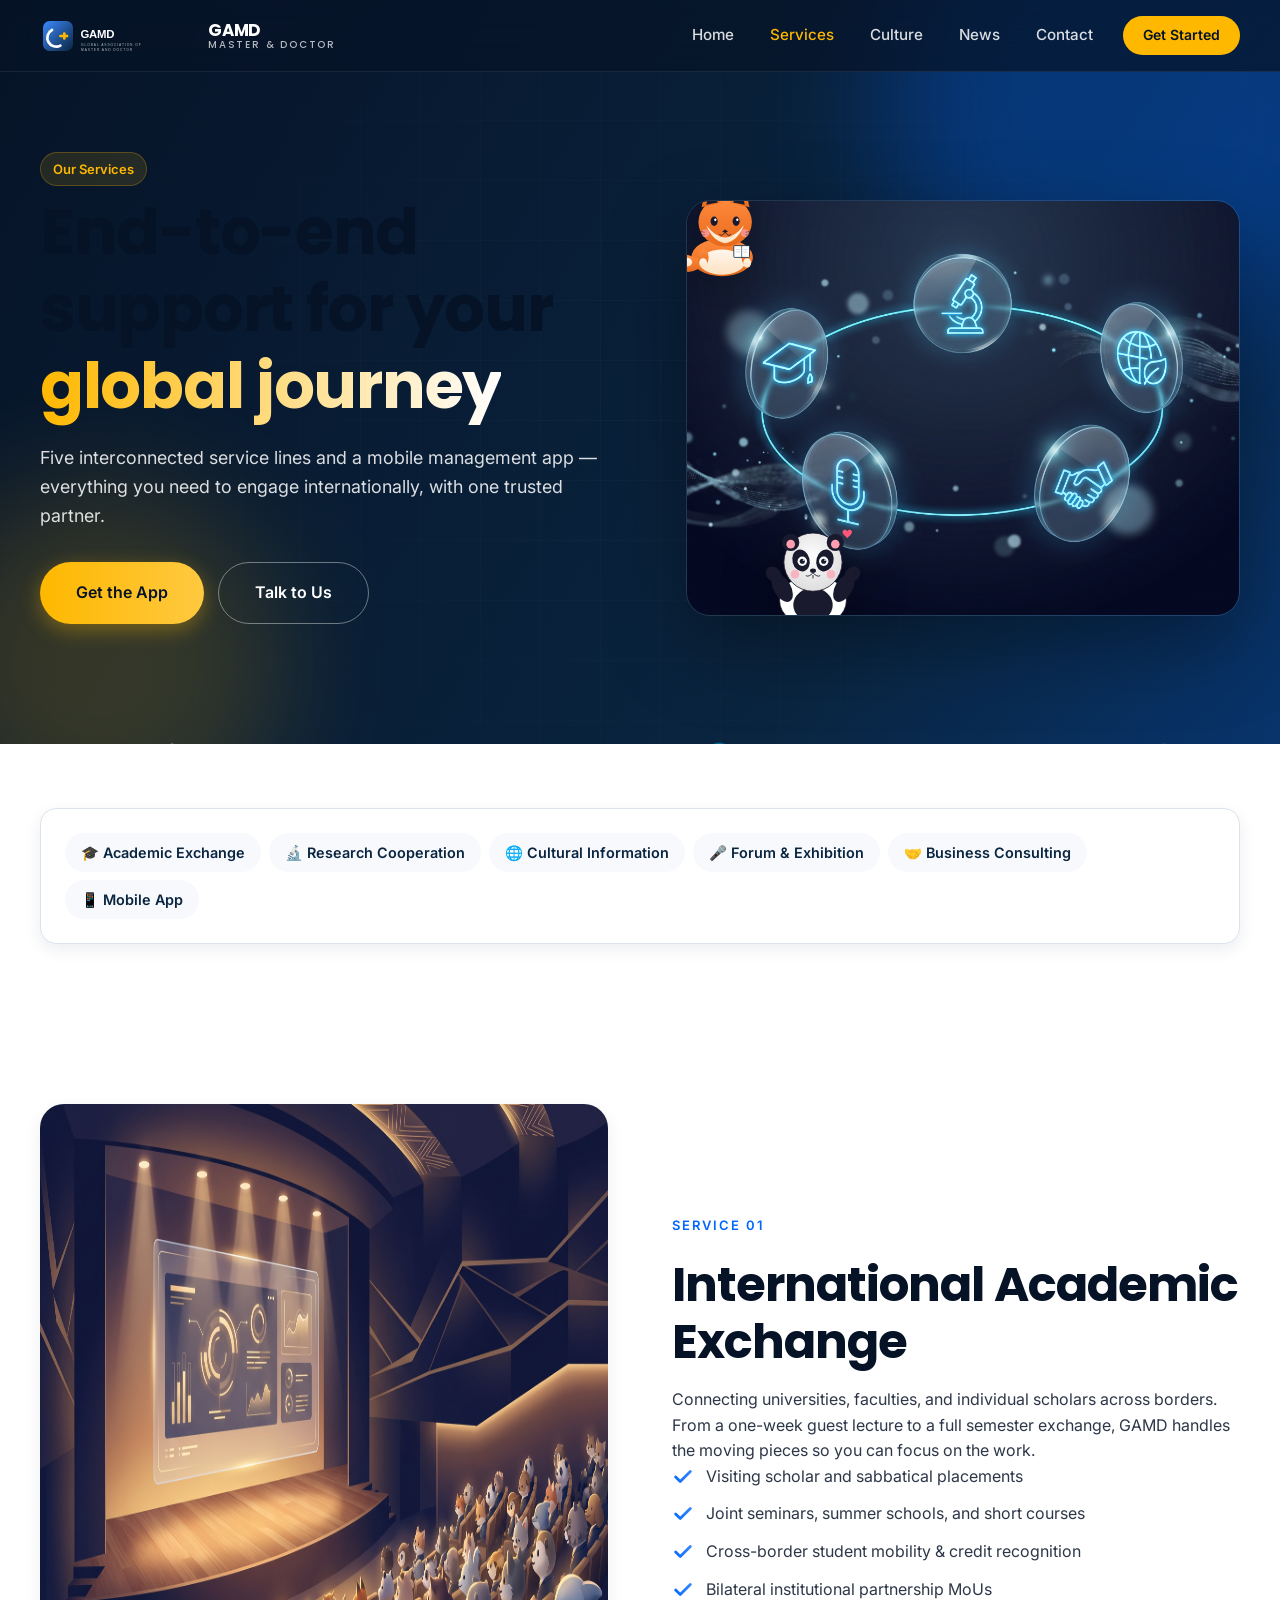
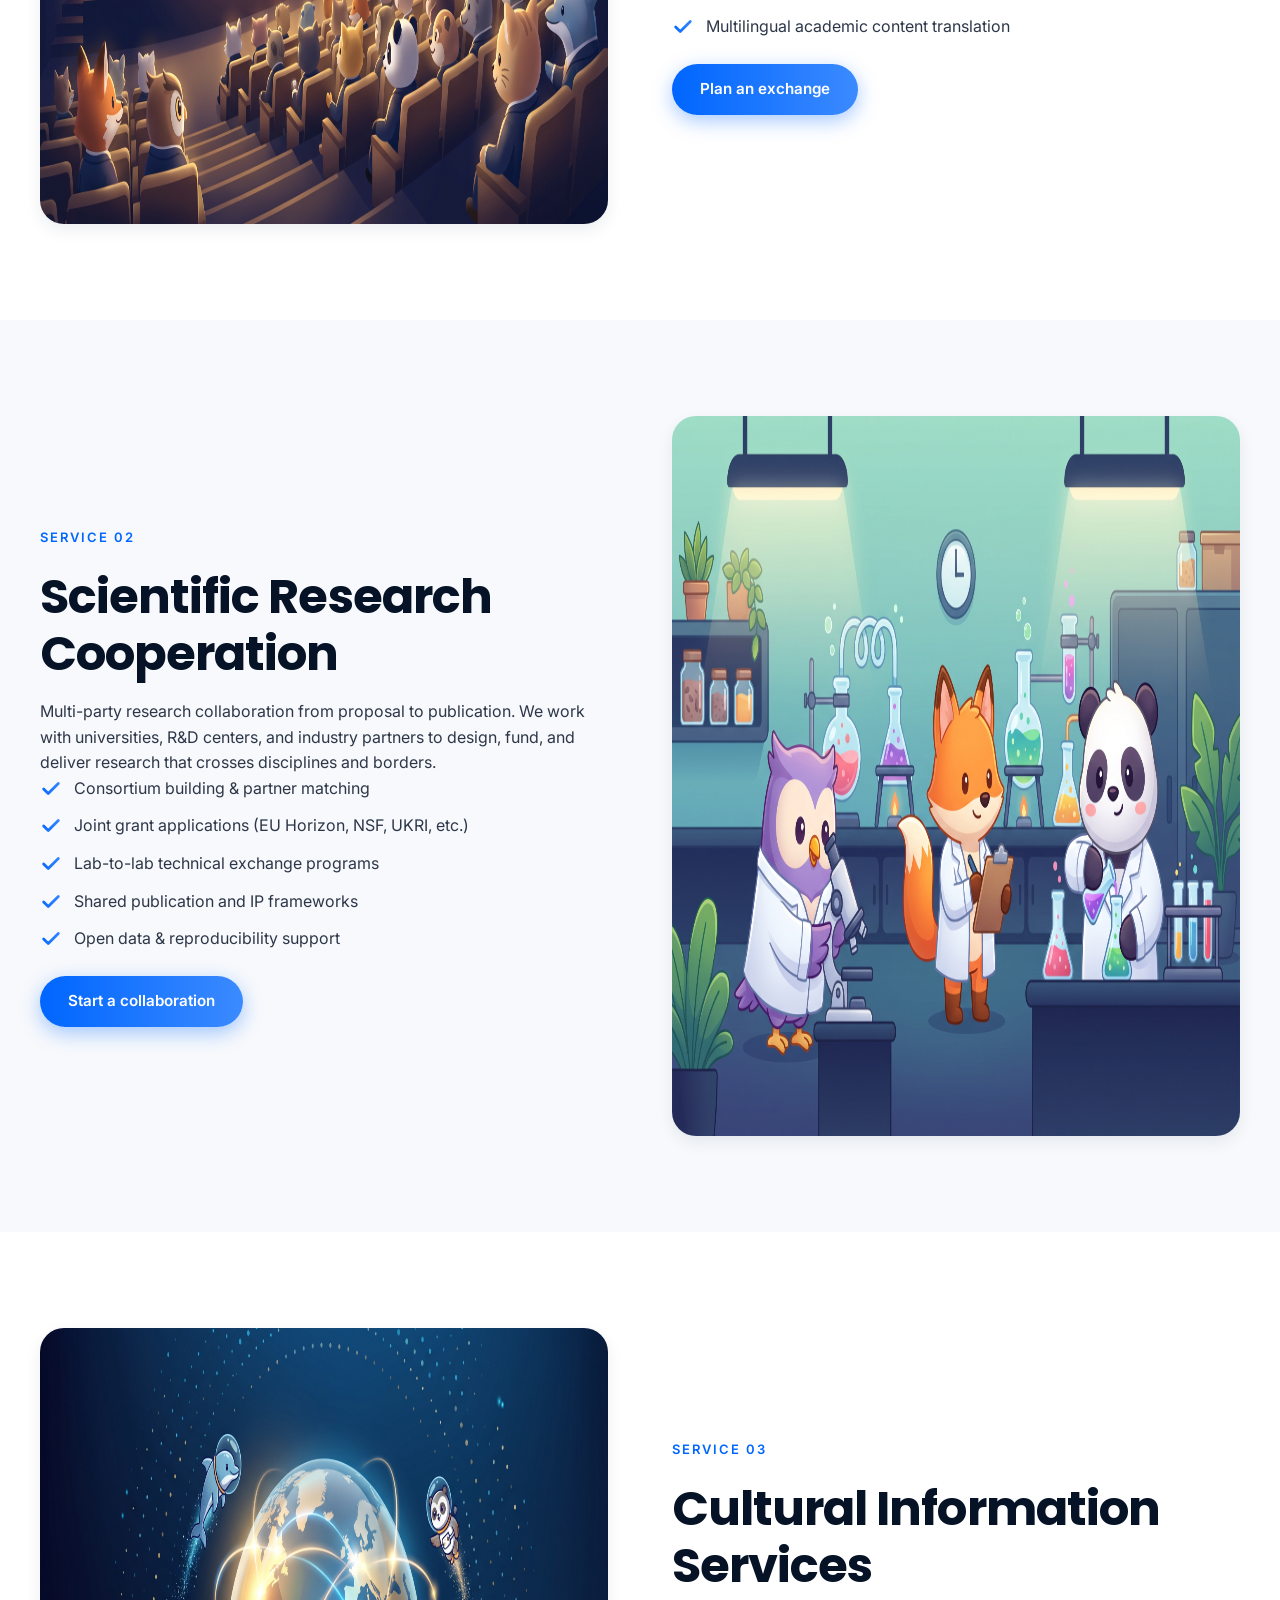
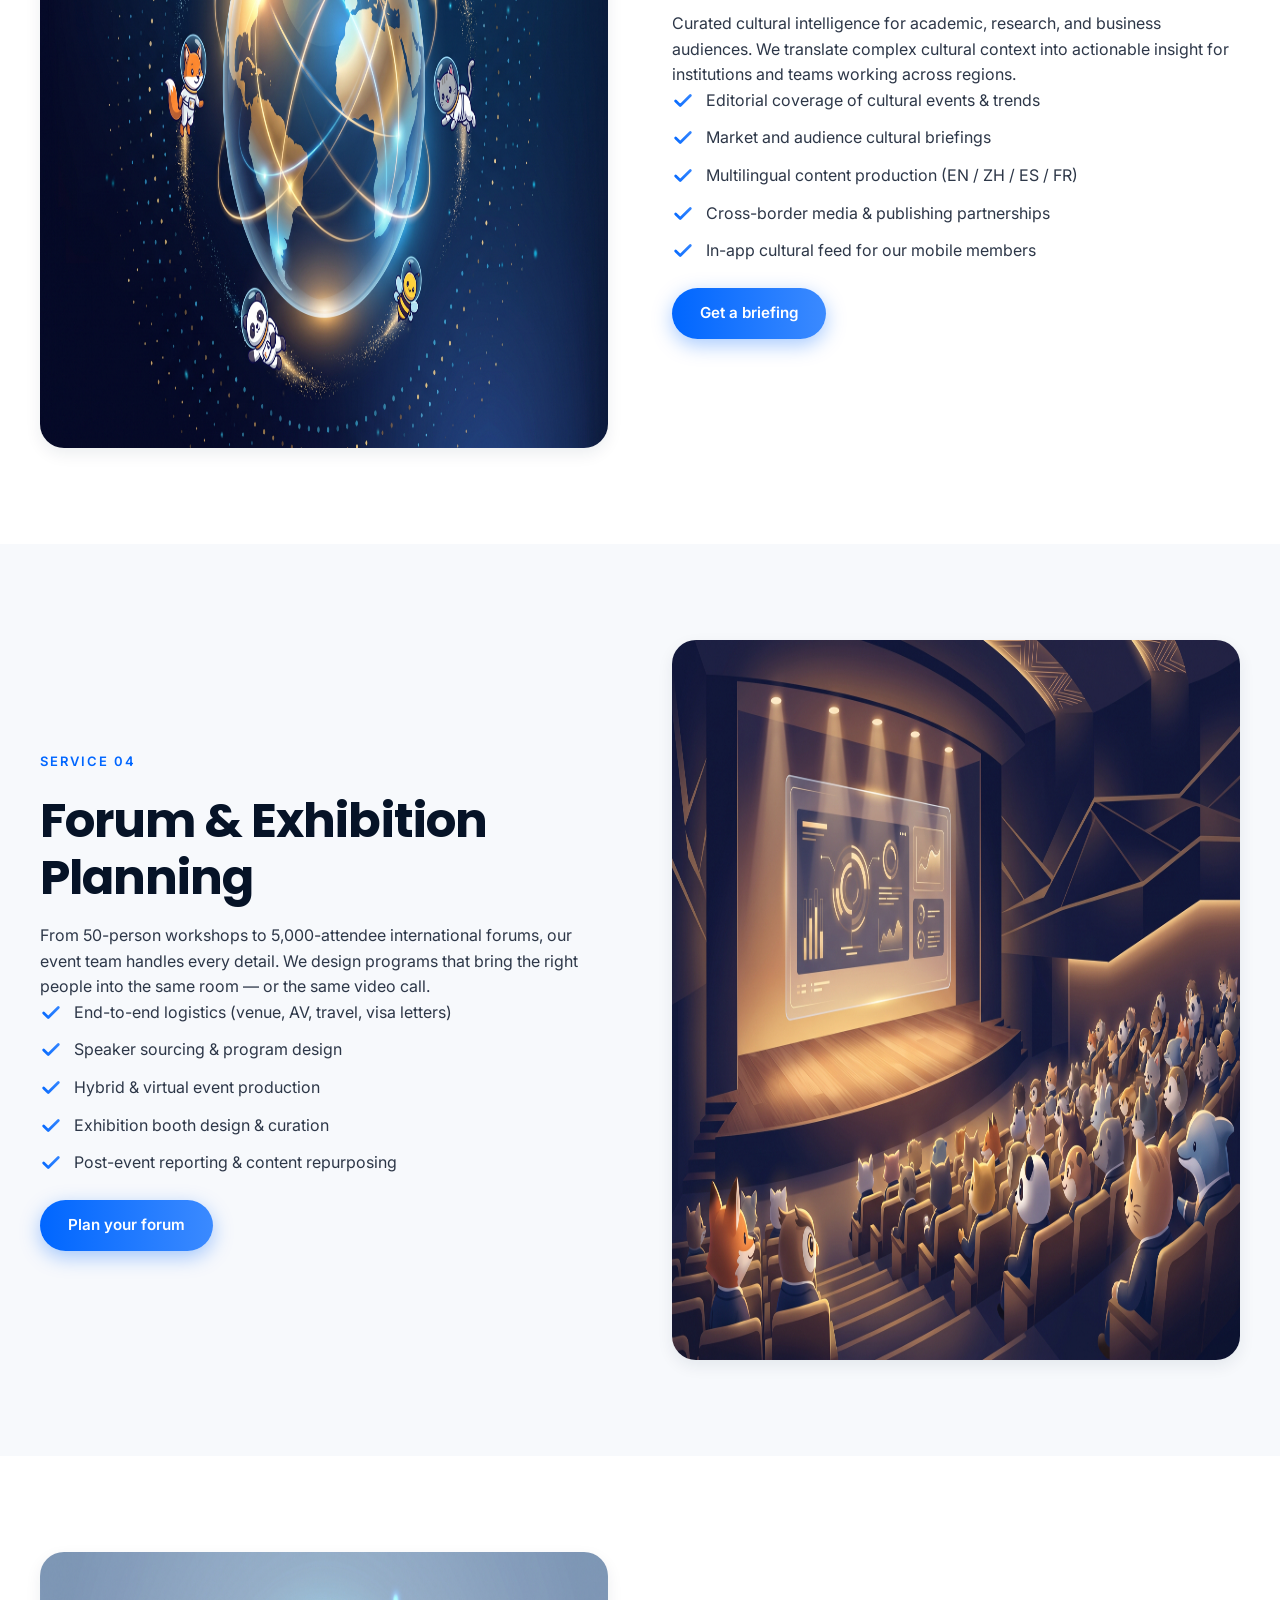
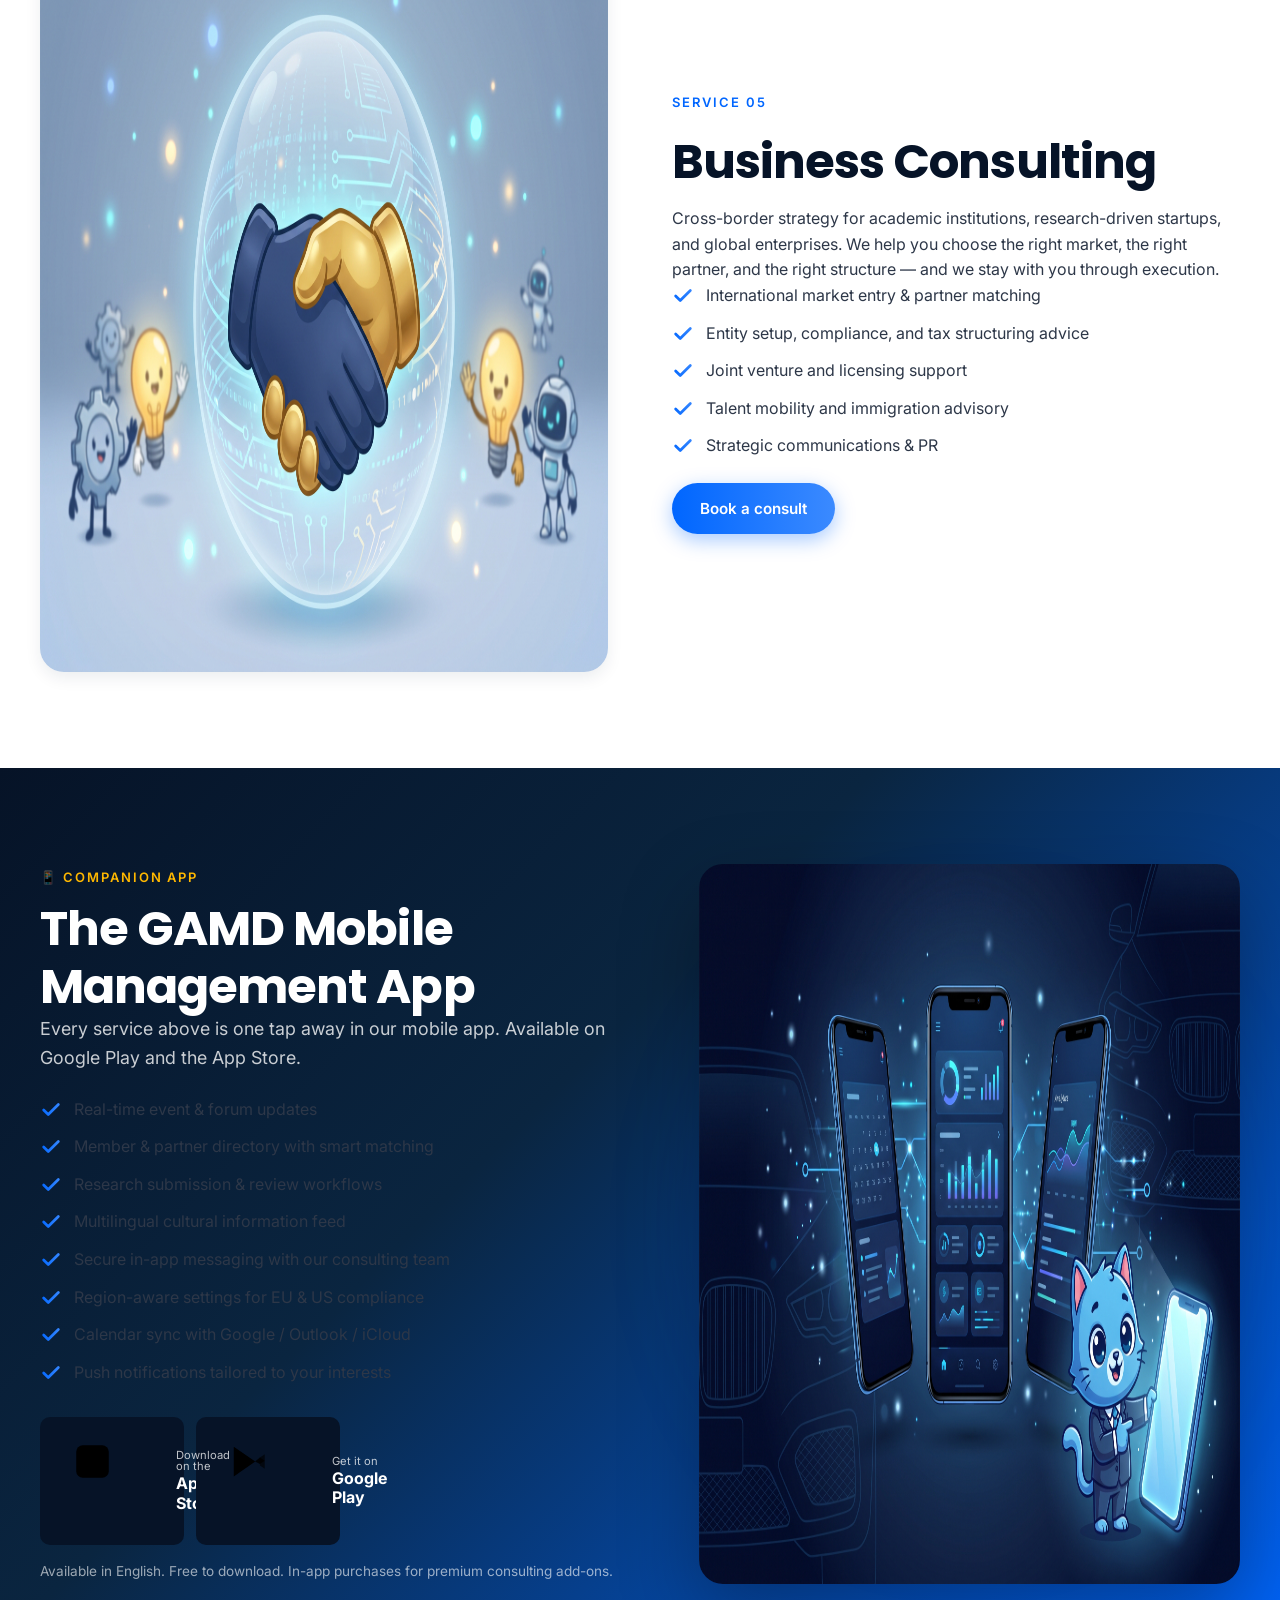
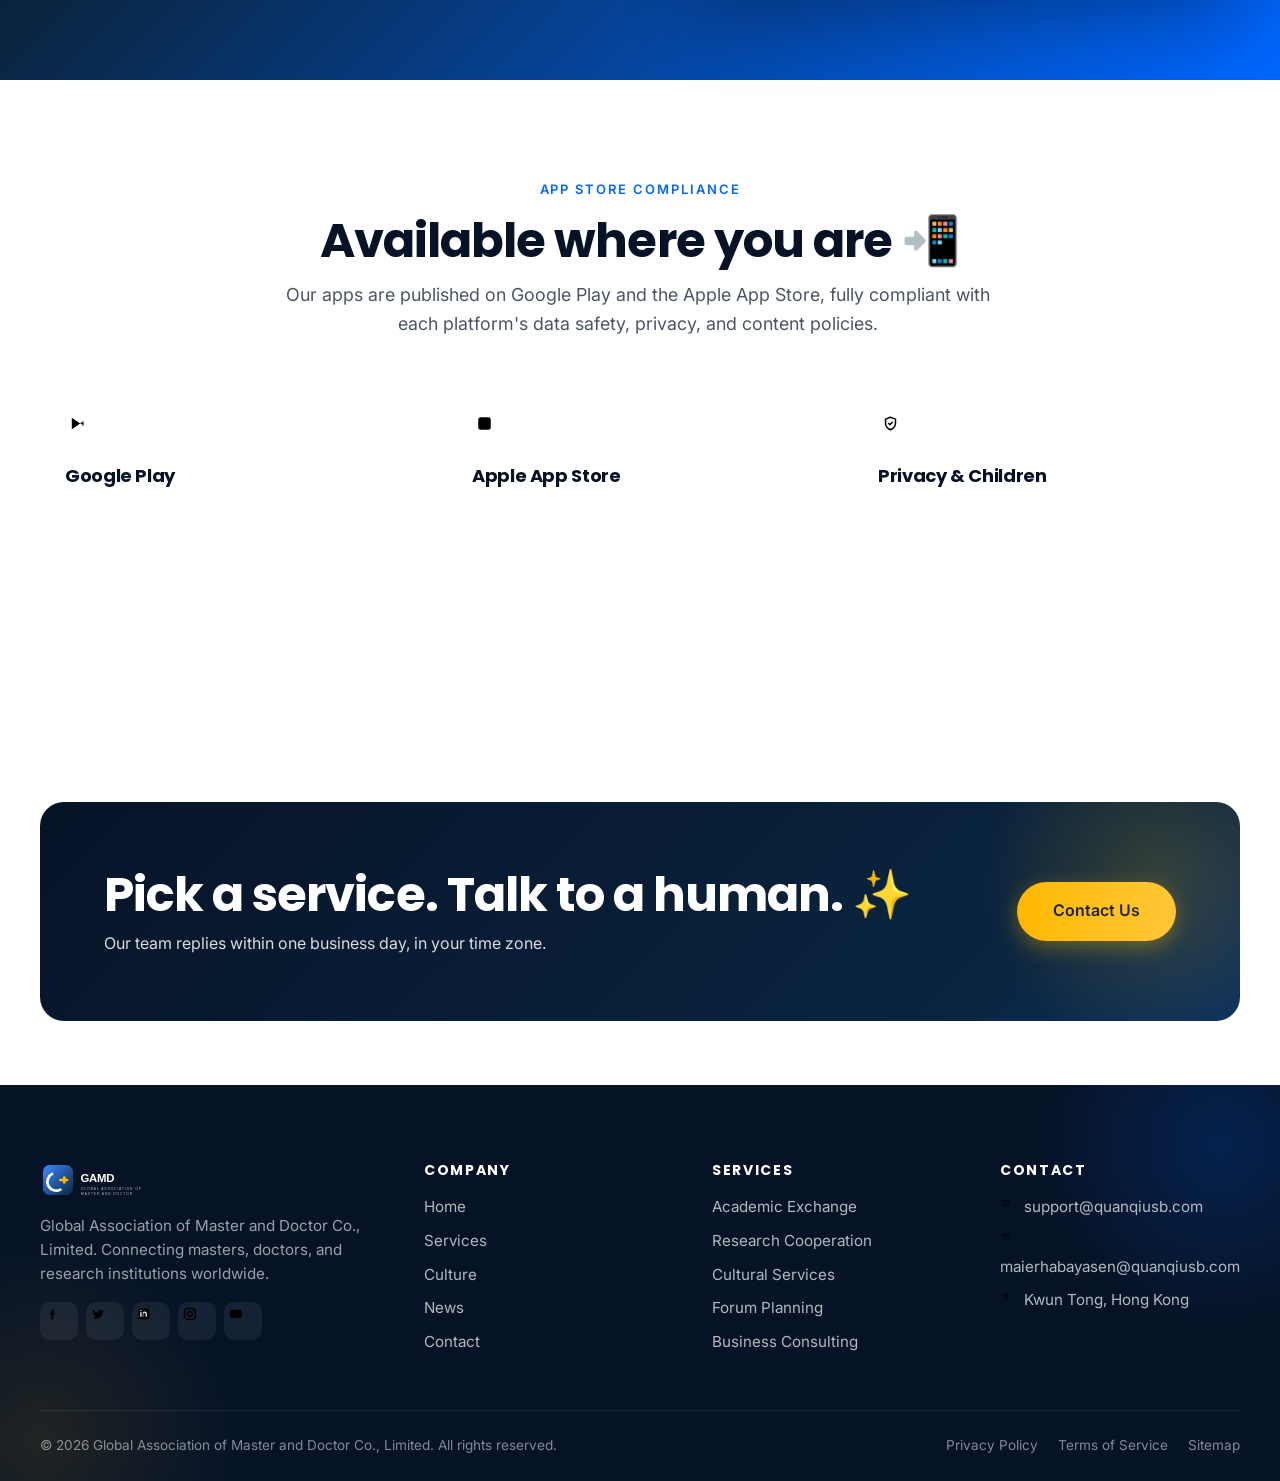
<file: services.html>
<!DOCTYPE html>
<html lang="en">
<head>
  <meta charset="UTF-8" />
  <meta name="viewport" content="width=device-width, initial-scale=1.0" />
  <meta name="theme-color" content="#0a2540" />
  <title>Services — GAMD | Academic Exchange, Research Cooperation, Forums, Cultural &amp; Business Consulting</title>
  <meta name="description" content="Explore GAMD's five service lines: international academic exchange, scientific research cooperation, cultural information services, forum &amp; exhibition planning, and business consulting. Plus the GAMD mobile management app on Google Play and App Store." />
  <meta name="keywords" content="GAMD services, international academic exchange, scientific research cooperation, cultural information, forum planning, business consulting, mobile management app" />
  <link rel="canonical" href="https://quanqiusb.com/services.html" />
  <meta name="robots" content="index, follow" />

  <meta property="og:type" content="website" />
  <meta property="og:title" content="Services — GAMD" />
  <meta property="og:description" content="Five service lines plus a mobile management app. International coverage, EU &amp; US compliance." />
  <meta property="og:url" content="https://quanqiusb.com/services.html" />
  <meta property="og:image" content="https://quanqiusb.com/images/og-image.png" />
  <meta name="twitter:card" content="summary_large_image" />
  <meta name="twitter:title" content="Services — GAMD" />
  <meta name="twitter:description" content="Five service lines plus a mobile management app. International coverage, EU &amp; US compliance." />
  <meta name="twitter:image" content="https://quanqiusb.com/images/og-image.png" />

  <link rel="icon" type="image/svg+xml" href="images/favicon.svg" />
  <link rel="apple-touch-icon" href="images/og-image.png" />
  <link rel="preconnect" href="https://fonts.googleapis.com" />
  <link rel="preconnect" href="https://fonts.gstatic.com" crossorigin />
  <link rel="stylesheet" href="https://fonts.googleapis.com/css2?family=Inter:wght@400;500;600;700&family=Poppins:wght@500;600;700;800&display=swap" />

  <link rel="stylesheet" href="css/base.css" />
  <link rel="stylesheet" href="css/components.css" />
  <link rel="stylesheet" href="css/animations.css" />
  <link rel="stylesheet" href="css/home.css" />
  <link rel="stylesheet" href="css/services.css" />

  <script type="application/ld+json">
  {
    "@context": "https://schema.org",
    "@type": "Service",
    "serviceType": "International academic, research, cultural, forum, and business consulting services",
    "provider": { "@type": "Organization", "name": "Global Association of Master and Doctor Co., Limited", "url": "https://quanqiusb.com/" },
    "areaServed": ["EU", "US", "Worldwide"],
    "hasOfferCatalog": {
      "@type": "OfferCatalog",
      "name": "GAMD Services",
      "itemListElement": [
        { "@type": "Offer", "itemOffered": { "@type": "Service", "name": "International Academic Exchange" } },
        { "@type": "Offer", "itemOffered": { "@type": "Service", "name": "Scientific Research Cooperation" } },
        { "@type": "Offer", "itemOffered": { "@type": "Service", "name": "Cultural Information Services" } },
        { "@type": "Offer", "itemOffered": { "@type": "Service", "name": "Forum & Exhibition Planning" } },
        { "@type": "Offer", "itemOffered": { "@type": "Service", "name": "Business Consulting" } },
        { "@type": "Offer", "itemOffered": { "@type": "Service", "name": "GAMD Mobile Management App" } }
      ]
    }
  }
  </script>
</head>
<body>

<!-- NAV -->
<header class="navbar" role="banner">
  <div class="navbar-inner">
    <a href="index.html" class="brand" aria-label="GAMD home">
      <img src="images/logo-white.svg" alt="GAMD logo" />
      <span class="brand-text">GAMD<small>Master &amp; Doctor</small></span>
    </a>
    <nav class="nav-links" aria-label="Primary">
      <a class="nav-link" href="index.html">Home</a>
      <a class="nav-link" href="services.html">Services</a>
      <a class="nav-link" href="culture.html">Culture</a>
      <a class="nav-link" href="news.html">News</a>
      <a class="nav-link" href="contact.html">Contact</a>
      <a class="nav-cta" href="contact.html">Get Started</a>
    </nav>
    <button class="nav-toggle" aria-label="Toggle menu" aria-expanded="false">
      <svg viewBox="0 0 24 24"><line x1="3" y1="6" x2="21" y2="6"/><line x1="3" y1="12" x2="21" y2="12"/><line x1="3" y1="18" x2="21" y2="18"/></svg>
    </button>
  </div>
</header>

<!-- HERO -->
<section class="page-hero hero-gradient">
  <div class="hero-bg-decor" aria-hidden="true">
    <div class="orb orb-1"></div>
    <div class="orb orb-2"></div>
    <div class="grid-overlay"></div>
    <div class="emoji-bubbles" aria-hidden="true">
      <span style="left:12%; animation-delay:0s">🔬</span>
      <span style="left:30%; animation-delay:2.5s">🎓</span>
      <span style="left:55%; animation-delay:1s">🌐</span>
      <span style="left:78%; animation-delay:3.5s">🤝</span>
      <span style="left:90%; animation-delay:5s">📚</span>
    </div>
  </div>
  <div class="container">
    <div class="page-hero-grid">
      <div class="page-hero-copy hero-anim">
        <span class="badge badge-gold">Our Services</span>
        <h1>End-to-end support for your <span class="shine-text">global journey</span></h1>
        <p class="lead">Five interconnected service lines and a mobile management app — everything you need to engage internationally, with one trusted partner.</p>
        <div class="hero-cta">
          <a class="btn btn-gold btn-lg" href="#mobile-app">Get the App</a>
          <a class="btn btn-ghost btn-lg" href="contact.html">Talk to Us</a>
        </div>
      </div>
      <div class="page-hero-visual">
        <img src="images/hero/hero-services.png" alt="Five service pillars" loading="eager" width="1280" height="720"/>
        <div class="hero-floater floater-1 float-med"><img src="images/animals/animal-fox.svg" alt=""/></div>
        <div class="hero-floater floater-3 float-fast"><img src="images/animals/animal-panda.svg" alt=""/></div>
      </div>
    </div>
  </div>
</section>

<!-- SERVICE TOC -->
<section class="section section-tight">
  <div class="container">
    <div class="service-toc">
      <a href="#academic">🎓 Academic Exchange</a>
      <a href="#research">🔬 Research Cooperation</a>
      <a href="#cultural">🌐 Cultural Information</a>
      <a href="#forum">🎤 Forum &amp; Exhibition</a>
      <a href="#consulting">🤝 Business Consulting</a>
      <a href="#mobile-app">📱 Mobile App</a>
    </div>
  </div>
</section>

<!-- ACADEMIC -->
<section id="academic" class="section">
  <div class="container split">
    <div class="split-visual reveal-left">
      <img src="images/illust-conference.png" alt="International academic exchange" loading="lazy" width="1280" height="720" />
    </div>
    <div class="split-copy reveal-right">
      <span class="eyebrow">Service 01</span>
      <h2>International Academic Exchange</h2>
      <p>Connecting universities, faculties, and individual scholars across borders. From a one-week guest lecture to a full semester exchange, GAMD handles the moving pieces so you can focus on the work.</p>
      <ul class="list-check">
        <li>Visiting scholar and sabbatical placements</li>
        <li>Joint seminars, summer schools, and short courses</li>
        <li>Cross-border student mobility &amp; credit recognition</li>
        <li>Bilateral institutional partnership MoUs</li>
        <li>Multilingual academic content translation</li>
      </ul>
      <a class="btn btn-primary" href="contact.html">Plan an exchange</a>
    </div>
  </div>
</section>

<!-- RESEARCH -->
<section id="research" class="section section-gray">
  <div class="container split">
    <div class="split-copy reveal-left">
      <span class="eyebrow">Service 02</span>
      <h2>Scientific Research Cooperation</h2>
      <p>Multi-party research collaboration from proposal to publication. We work with universities, R&amp;D centers, and industry partners to design, fund, and deliver research that crosses disciplines and borders.</p>
      <ul class="list-check">
        <li>Consortium building &amp; partner matching</li>
        <li>Joint grant applications (EU Horizon, NSF, UKRI, etc.)</li>
        <li>Lab-to-lab technical exchange programs</li>
        <li>Shared publication and IP frameworks</li>
        <li>Open data &amp; reproducibility support</li>
      </ul>
      <a class="btn btn-primary" href="contact.html">Start a collaboration</a>
    </div>
    <div class="split-visual reveal-right">
      <img src="images/illust-research.png" alt="Research cooperation" loading="lazy" width="1280" height="720" />
    </div>
  </div>
</section>

<!-- CULTURAL -->
<section id="cultural" class="section">
  <div class="container split">
    <div class="split-visual reveal-left">
      <img src="images/illust-global-network.png" alt="Cultural information network" loading="lazy" width="1280" height="720" />
    </div>
    <div class="split-copy reveal-right">
      <span class="eyebrow">Service 03</span>
      <h2>Cultural Information Services</h2>
      <p>Curated cultural intelligence for academic, research, and business audiences. We translate complex cultural context into actionable insight for institutions and teams working across regions.</p>
      <ul class="list-check">
        <li>Editorial coverage of cultural events &amp; trends</li>
        <li>Market and audience cultural briefings</li>
        <li>Multilingual content production (EN / ZH / ES / FR)</li>
        <li>Cross-border media &amp; publishing partnerships</li>
        <li>In-app cultural feed for our mobile members</li>
      </ul>
      <a class="btn btn-primary" href="contact.html">Get a briefing</a>
    </div>
  </div>
</section>

<!-- FORUM -->
<section id="forum" class="section section-gray">
  <div class="container split">
    <div class="split-copy reveal-left">
      <span class="eyebrow">Service 04</span>
      <h2>Forum &amp; Exhibition Planning</h2>
      <p>From 50-person workshops to 5,000-attendee international forums, our event team handles every detail. We design programs that bring the right people into the same room — or the same video call.</p>
      <ul class="list-check">
        <li>End-to-end logistics (venue, AV, travel, visa letters)</li>
        <li>Speaker sourcing &amp; program design</li>
        <li>Hybrid &amp; virtual event production</li>
        <li>Exhibition booth design &amp; curation</li>
        <li>Post-event reporting &amp; content repurposing</li>
      </ul>
      <a class="btn btn-primary" href="contact.html">Plan your forum</a>
    </div>
    <div class="split-visual reveal-right">
      <img src="images/illust-conference.png" alt="Forum planning" loading="lazy" width="1280" height="720" />
    </div>
  </div>
</section>

<!-- CONSULTING -->
<section id="consulting" class="section">
  <div class="container split">
    <div class="split-visual reveal-left">
      <img src="images/illust-handshake.png" alt="Business consulting" loading="lazy" width="1280" height="720" />
    </div>
    <div class="split-copy reveal-right">
      <span class="eyebrow">Service 05</span>
      <h2>Business Consulting</h2>
      <p>Cross-border strategy for academic institutions, research-driven startups, and global enterprises. We help you choose the right market, the right partner, and the right structure — and we stay with you through execution.</p>
      <ul class="list-check">
        <li>International market entry &amp; partner matching</li>
        <li>Entity setup, compliance, and tax structuring advice</li>
        <li>Joint venture and licensing support</li>
        <li>Talent mobility and immigration advisory</li>
        <li>Strategic communications &amp; PR</li>
      </ul>
      <a class="btn btn-primary" href="contact.html">Book a consult</a>
    </div>
  </div>
</section>

<!-- APP -->
<section id="mobile-app" class="section section-dark">
  <div class="container app-grid">
    <div class="app-copy reveal-left">
      <span class="eyebrow eyebrow-gold">📱 Companion App</span>
      <h2>The GAMD Mobile Management App</h2>
      <p class="lead">Every service above is one tap away in our mobile app. Available on Google Play and the App Store.</p>
      <ul class="list-check app-checklist">
        <li>Real-time event &amp; forum updates</li>
        <li>Member &amp; partner directory with smart matching</li>
        <li>Research submission &amp; review workflows</li>
        <li>Multilingual cultural information feed</li>
        <li>Secure in-app messaging with our consulting team</li>
        <li>Region-aware settings for EU &amp; US compliance</li>
        <li>Calendar sync with Google / Outlook / iCloud</li>
        <li>Push notifications tailored to your interests</li>
      </ul>
      <div class="app-stores">
        <a class="app-btn" href="#" aria-label="Download on the App Store">
          <img src="images/icons/icon-app-store.svg" alt="" />
          <span><small>Download on the</small><strong>App Store</strong></span>
        </a>
        <a class="app-btn" href="#" aria-label="Get it on Google Play">
          <img src="images/icons/icon-google-play.svg" alt="" />
          <span><small>Get it on</small><strong>Google Play</strong></span>
        </a>
      </div>
      <p class="muted" style="color:rgba(255,255,255,0.6);margin-top:1rem;font-size:0.85rem">Available in English. Free to download. In-app purchases for premium consulting add-ons.</p>
    </div>
    <div class="app-visual reveal-right">
      <img src="images/illust-mobile-app.png" alt="GAMD mobile app screens" loading="lazy" width="1280" height="720" />
      <div class="app-blob" aria-hidden="true"></div>
    </div>
  </div>
</section>

<!-- APP STORE COMPLIANCE -->
<section class="section">
  <div class="container">
    <div class="section-head text-center reveal">
      <span class="eyebrow">App Store Compliance</span>
      <h2>Available where you are 📲</h2>
      <p class="lead">Our apps are published on Google Play and the Apple App Store, fully compliant with each platform's data safety, privacy, and content policies.</p>
    </div>
    <div class="compliance-grid">
      <div class="card-glass reveal" data-delay="100">
        <img src="images/icons/icon-google-play.svg" alt="" width="40" height="40"/>
        <h3>Google Play</h3>
        <p>Data Safety section fully filled out. Permissions strictly limited to those needed for the listed features. Ads declared with limited vs. standard inventory per User Messaging Policy.</p>
      </div>
      <div class="card-glass reveal" data-delay="200">
        <img src="images/icons/icon-app-store.svg" alt="" width="40" height="40"/>
        <h3>Apple App Store</h3>
        <p>Privacy Labels provided for all data categories. App Tracking Transparency respected. Ad attribution handled per Apple's Ad Network Attribution guidance.</p>
      </div>
      <div class="card-glass reveal" data-delay="300">
        <img src="images/icons/icon-shield.svg" alt="" width="40" height="40"/>
        <h3>Privacy &amp; Children</h3>
        <p>COPPA and GDPR-K compliant. No behavioral advertising to children. Default account creation is for adults; minor accounts require verifiable parental consent.</p>
      </div>
    </div>
  </div>
</section>

<!-- CTA -->
<section class="cta-banner">
  <div class="container">
    <div class="cta-inner reveal-scale">
      <div class="cta-copy">
        <h2>Pick a service. Talk to a human. ✨</h2>
        <p>Our team replies within one business day, in your time zone.</p>
      </div>
      <div class="cta-actions">
        <a class="btn btn-gold btn-lg" href="contact.html">Contact Us</a>
      </div>
    </div>
  </div>
</section>

<!-- FOOTER -->
<footer class="footer" role="contentinfo">
  <div class="container">
    <div class="footer-grid">
      <div class="footer-brand">
        <a class="brand" href="index.html" aria-label="GAMD home"><img src="images/logo-white.svg" alt="GAMD"/></a>
        <p>Global Association of Master and Doctor Co., Limited. Connecting masters, doctors, and research institutions worldwide.</p>
        <div class="footer-social" aria-label="Social media">
          <a href="#" aria-label="Facebook"><img src="images/icons/icon-facebook.svg" alt=""/></a>
          <a href="#" aria-label="Twitter"><img src="images/icons/icon-twitter.svg" alt=""/></a>
          <a href="#" aria-label="LinkedIn"><img src="images/icons/icon-linkedin.svg" alt=""/></a>
          <a href="#" aria-label="Instagram"><img src="images/icons/icon-instagram.svg" alt=""/></a>
          <a href="#" aria-label="YouTube"><img src="images/icons/icon-youtube.svg" alt=""/></a>
        </div>
      </div>
      <div>
        <h4>Company</h4>
        <ul class="footer-links">
          <li><a href="index.html">Home</a></li>
          <li><a href="services.html">Services</a></li>
          <li><a href="culture.html">Culture</a></li>
          <li><a href="news.html">News</a></li>
          <li><a href="contact.html">Contact</a></li>
        </ul>
      </div>
      <div>
        <h4>Services</h4>
        <ul class="footer-links">
          <li><a href="services.html#academic">Academic Exchange</a></li>
          <li><a href="services.html#research">Research Cooperation</a></li>
          <li><a href="services.html#cultural">Cultural Services</a></li>
          <li><a href="services.html#forum">Forum Planning</a></li>
          <li><a href="services.html#consulting">Business Consulting</a></li>
        </ul>
      </div>
      <div>
        <h4>Contact</h4>
        <ul class="footer-links">
          <li><a href="mailto:support@quanqiusb.com"><img src="images/icons/icon-email.svg" alt="" width="18" height="18" style="display:inline;vertical-align:-3px;margin-right:6px"/>support@quanqiusb.com</a></li>
          <li><a href="mailto:maierhabayasen@quanqiusb.com"><img src="images/icons/icon-email.svg" alt="" width="18" height="18" style="display:inline;vertical-align:-3px;margin-right:6px"/>maierhabayasen@quanqiusb.com</a></li>
          <li><a href="contact.html"><img src="images/icons/icon-location.svg" alt="" width="18" height="18" style="display:inline;vertical-align:-3px;margin-right:6px"/>Kwun Tong, Hong Kong</a></li>
        </ul>
      </div>
    </div>
    <div class="footer-bottom">
      <div>© <span data-year>2026</span> Global Association of Master and Doctor Co., Limited. All rights reserved.</div>
      <div class="legal-links">
        <a href="privacy.html">Privacy Policy</a>
        <a href="terms.html">Terms of Service</a>
        <a href="sitemap.xml">Sitemap</a>
      </div>
    </div>
  </div>
</footer>

<script src="js/main.js" defer></script>
<script src="js/animations.js" defer></script>
<script src="js/services.js" defer></script>
</body>
</html>
</file>
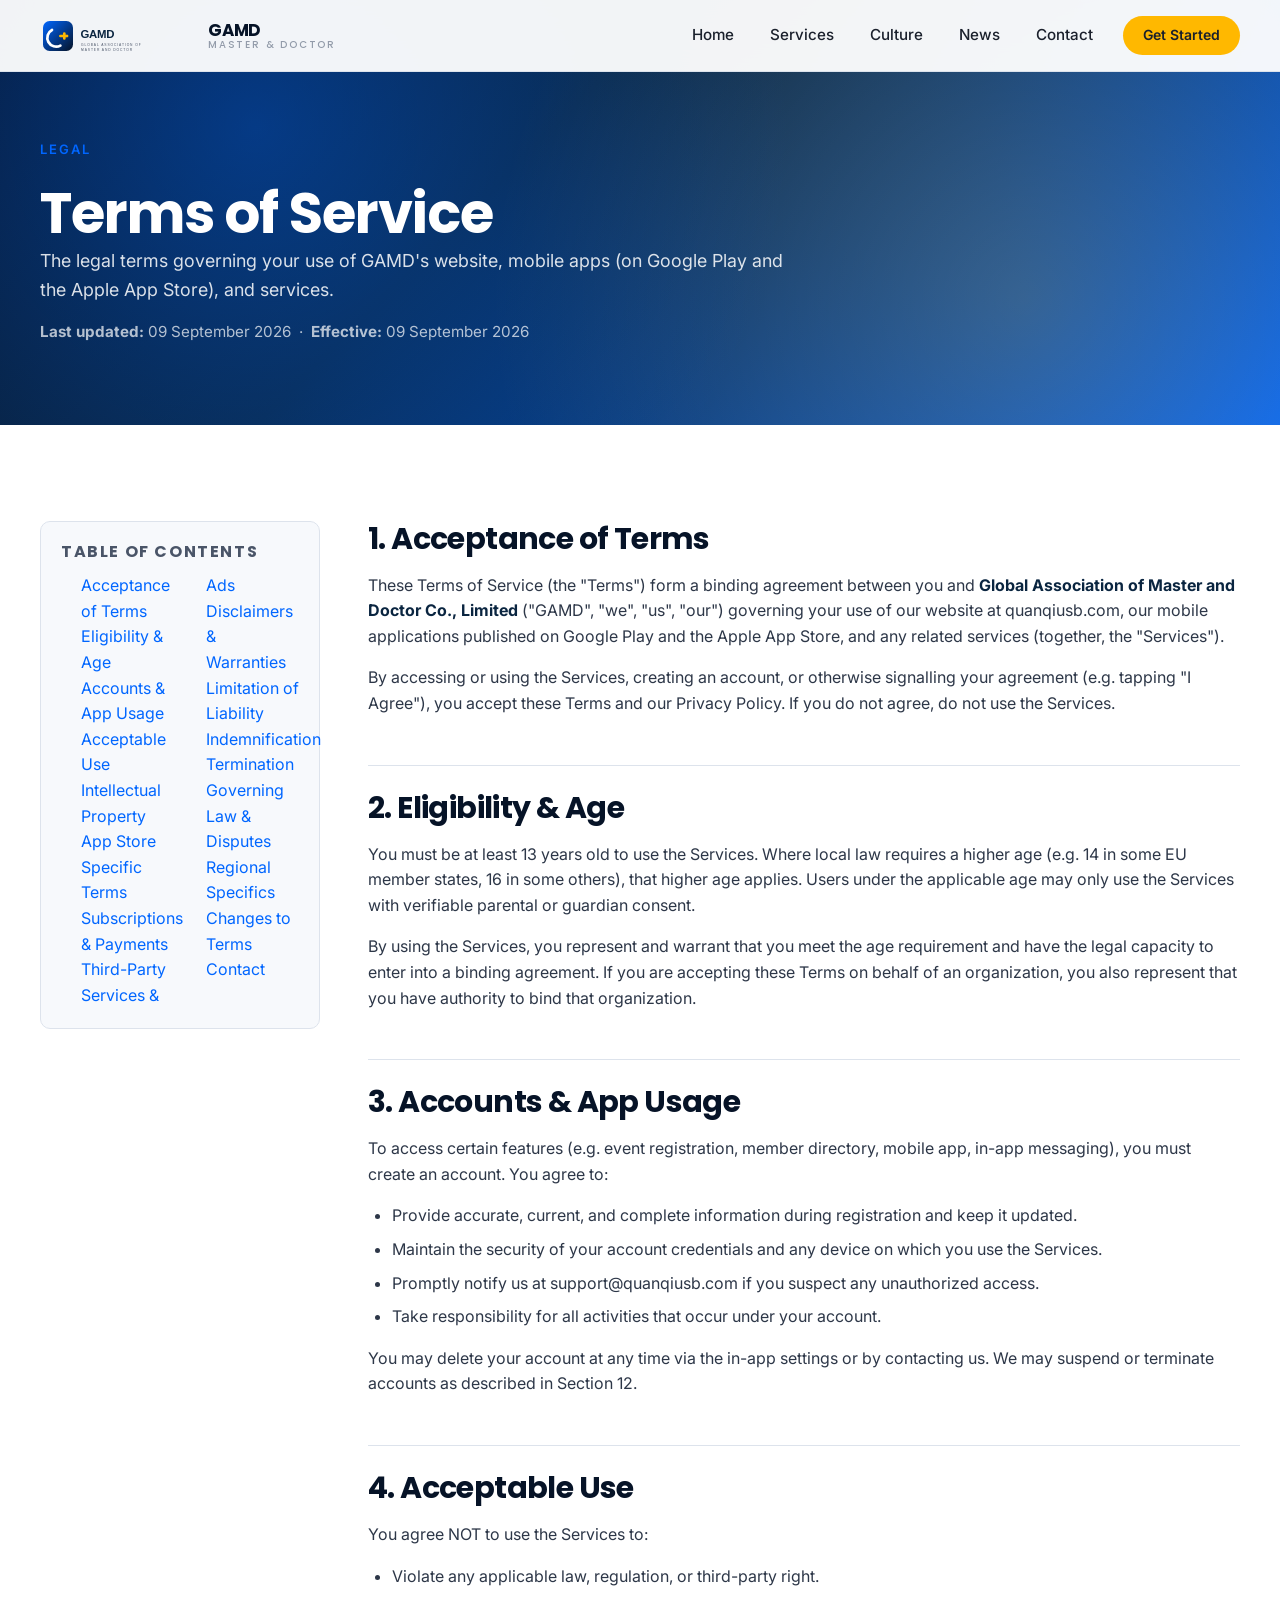
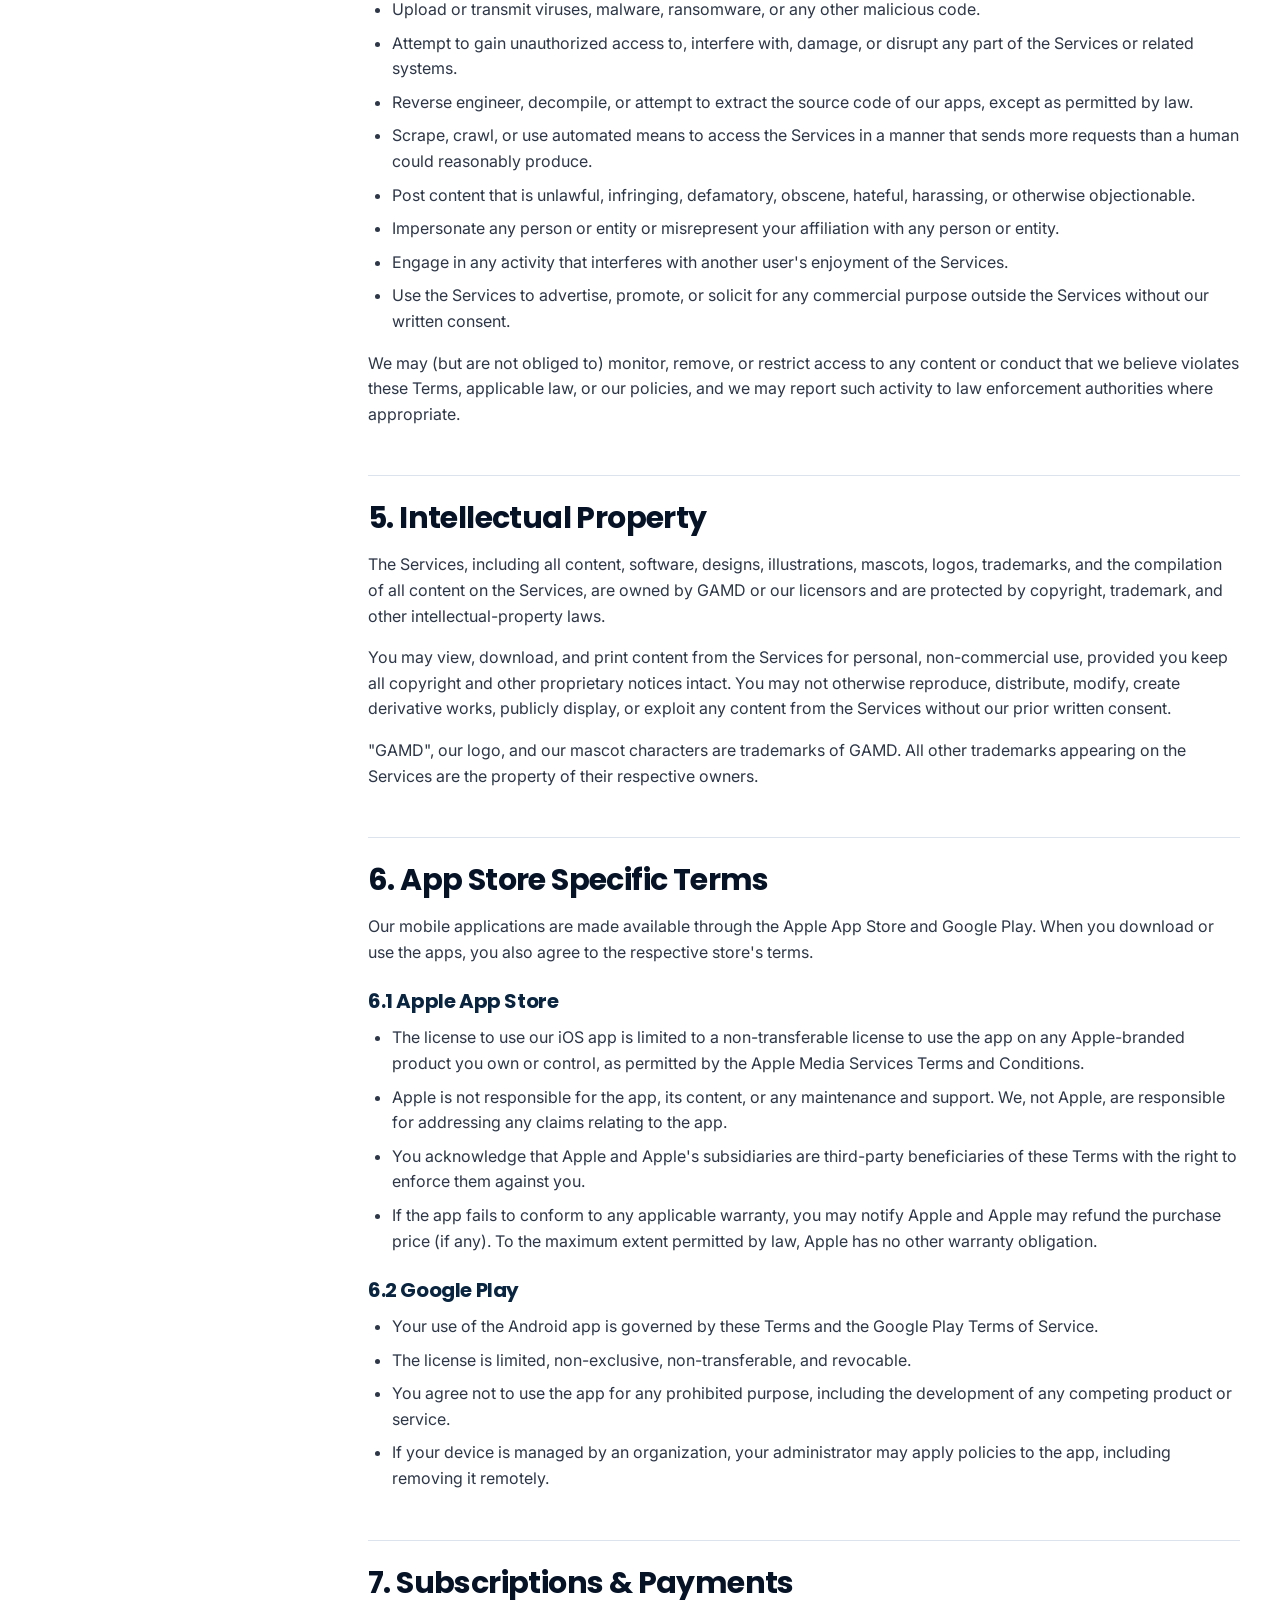
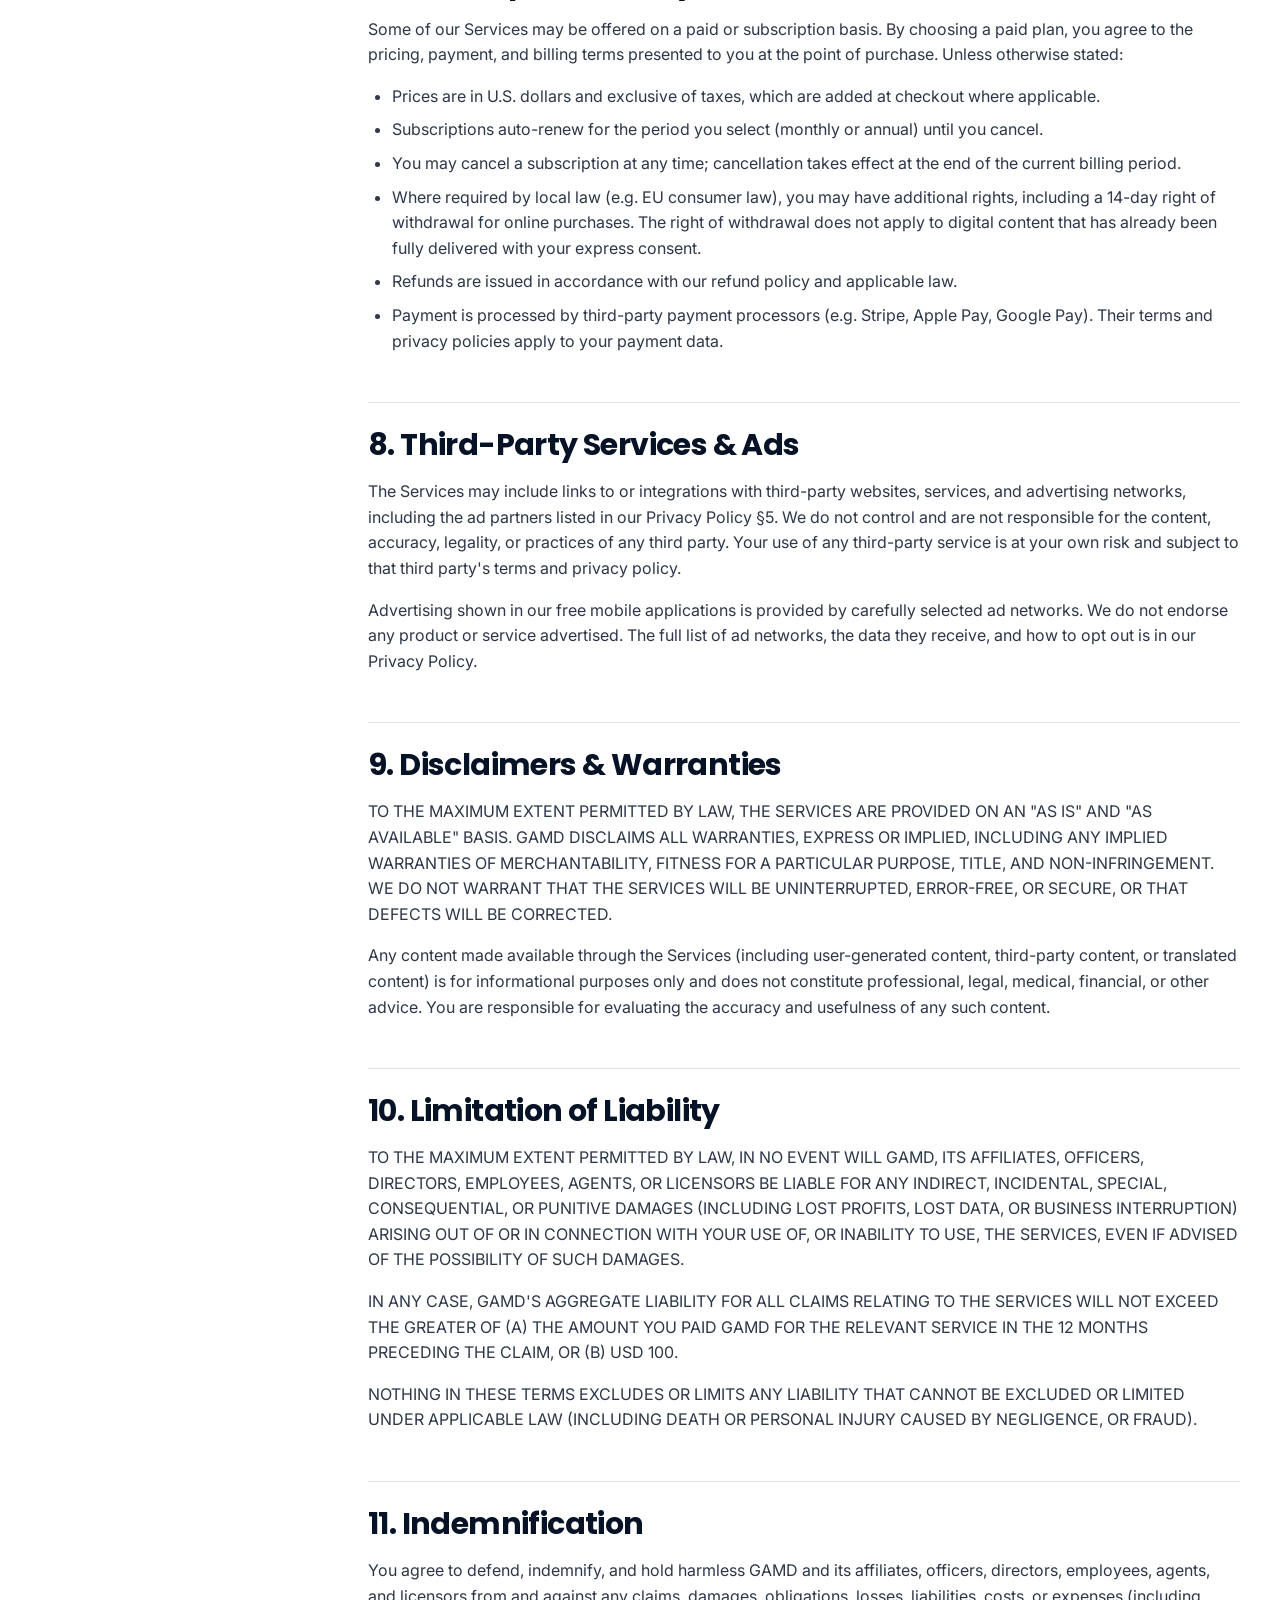
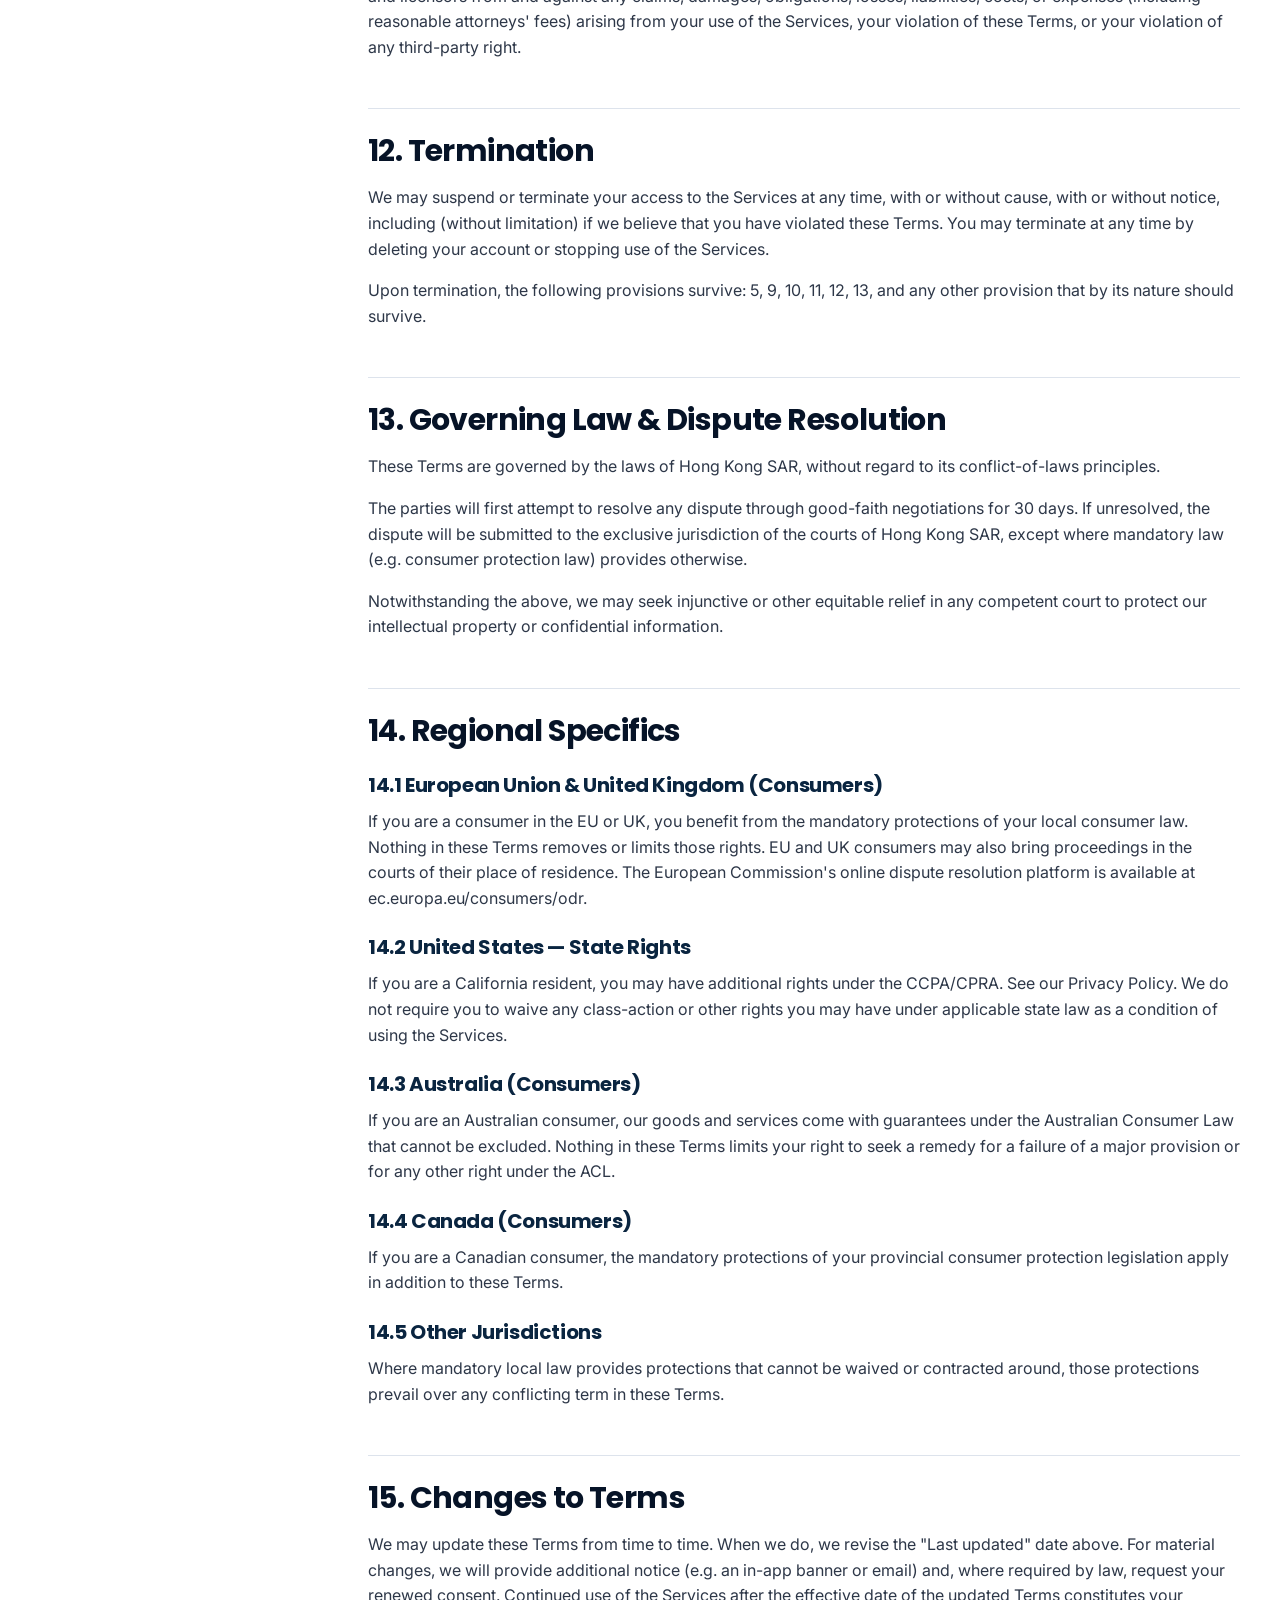
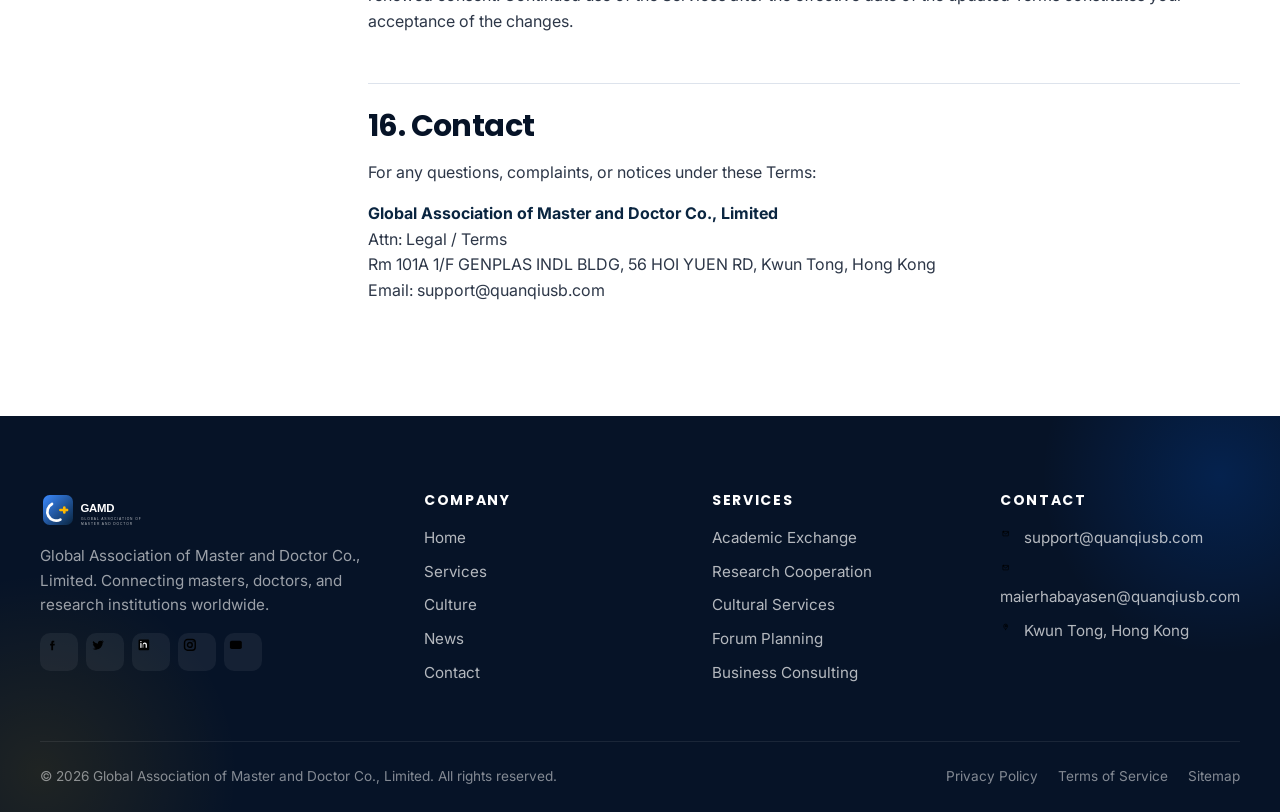
<file: terms.html>
<!DOCTYPE html>
<html lang="en">
<head>
  <meta charset="UTF-8" />
  <meta name="viewport" content="width=device-width, initial-scale=1.0" />
  <meta name="theme-color" content="#0a2540" />
  <title>Terms of Service — GAMD</title>
  <meta name="description" content="GAMD Terms of Service. The legal terms governing your use of our website, mobile apps (Google Play and App Store), and services." />
  <link rel="canonical" href="https://quanqiusb.com/terms.html" />
  <meta name="robots" content="index, follow" />
  <meta property="og:title" content="Terms of Service — GAMD" />
  <meta property="og:description" content="The legal terms governing your use of GAMD's website, mobile apps, and services." />
  <meta property="og:url" content="https://quanqiusb.com/terms.html" />
  <meta property="og:image" content="https://quanqiusb.com/images/og-image.png" />
  <meta name="twitter:card" content="summary_large_image" />
  <link rel="icon" type="image/svg+xml" href="images/favicon.svg" />
  <link rel="preconnect" href="https://fonts.googleapis.com" />
  <link rel="preconnect" href="https://fonts.gstatic.com" crossorigin />
  <link rel="stylesheet" href="https://fonts.googleapis.com/css2?family=Inter:wght@400;500;600;700&family=Poppins:wght@500;600;700;800&display=swap" />
  <link rel="stylesheet" href="css/base.css" />
  <link rel="stylesheet" href="css/components.css" />
  <link rel="stylesheet" href="css/animations.css" />
  <link rel="stylesheet" href="css/privacy.css" />
</head>
<body>

<header class="navbar navbar-solid" role="banner">
  <div class="navbar-inner">
    <a href="index.html" class="brand"><img src="images/logo-primary.svg" alt="GAMD"/><span class="brand-text">GAMD<small>Master &amp; Doctor</small></span></a>
    <nav class="nav-links">
      <a class="nav-link" href="index.html">Home</a>
      <a class="nav-link" href="services.html">Services</a>
      <a class="nav-link" href="culture.html">Culture</a>
      <a class="nav-link" href="news.html">News</a>
      <a class="nav-link" href="contact.html">Contact</a>
      <a class="nav-cta" href="contact.html">Get Started</a>
    </nav>
    <button class="nav-toggle" aria-label="Toggle menu" aria-expanded="false">
      <svg viewBox="0 0 24 24"><line x1="3" y1="6" x2="21" y2="6"/><line x1="3" y1="12" x2="21" y2="12"/><line x1="3" y1="18" x2="21" y2="18"/></svg>
    </button>
  </div>
</header>

<section class="legal-hero">
  <div class="container">
    <div class="reveal">
      <span class="eyebrow">Legal</span>
      <h1>Terms of Service</h1>
      <p class="lead">The legal terms governing your use of GAMD's website, mobile apps (on Google Play and the Apple App Store), and services.</p>
      <p class="legal-updated"><strong>Last updated:</strong> 09 September 2026 &nbsp;·&nbsp; <strong>Effective:</strong> 09 September 2026</p>
    </div>
  </div>
</section>

<section class="section">
  <div class="container legal-container">
    <aside class="legal-toc reveal">
      <h3>Table of Contents</h3>
      <ol>
        <li><a href="#acceptance">Acceptance of Terms</a></li>
        <li><a href="#eligibility">Eligibility &amp; Age</a></li>
        <li><a href="#accounts">Accounts &amp; App Usage</a></li>
        <li><a href="#acceptable">Acceptable Use</a></li>
        <li><a href="#ip">Intellectual Property</a></li>
        <li><a href="#appstore-tos">App Store Specific Terms</a></li>
        <li><a href="#subscriptions">Subscriptions &amp; Payments</a></li>
        <li><a href="#thirdparty">Third-Party Services &amp; Ads</a></li>
        <li><a href="#disclaimers">Disclaimers &amp; Warranties</a></li>
        <li><a href="#liability">Limitation of Liability</a></li>
        <li><a href="#indemnify">Indemnification</a></li>
        <li><a href="#termination">Termination</a></li>
        <li><a href="#law">Governing Law &amp; Disputes</a></li>
        <li><a href="#region">Regional Specifics</a></li>
        <li><a href="#changes-tos">Changes to Terms</a></li>
        <li><a href="#contact-tos">Contact</a></li>
      </ol>
    </aside>

    <article class="legal-prose">

      <h2 id="acceptance">1. Acceptance of Terms</h2>
      <p>These Terms of Service (the "Terms") form a binding agreement between you and <strong>Global Association of Master and Doctor Co., Limited</strong> ("GAMD", "we", "us", "our") governing your use of our website at quanqiusb.com, our mobile applications published on Google Play and the Apple App Store, and any related services (together, the "Services").</p>
      <p>By accessing or using the Services, creating an account, or otherwise signalling your agreement (e.g. tapping "I Agree"), you accept these Terms and our <a href="privacy.html">Privacy Policy</a>. If you do not agree, do not use the Services.</p>

      <h2 id="eligibility">2. Eligibility &amp; Age</h2>
      <p>You must be at least 13 years old to use the Services. Where local law requires a higher age (e.g. 14 in some EU member states, 16 in some others), that higher age applies. Users under the applicable age may only use the Services with verifiable parental or guardian consent.</p>
      <p>By using the Services, you represent and warrant that you meet the age requirement and have the legal capacity to enter into a binding agreement. If you are accepting these Terms on behalf of an organization, you also represent that you have authority to bind that organization.</p>

      <h2 id="accounts">3. Accounts &amp; App Usage</h2>
      <p>To access certain features (e.g. event registration, member directory, mobile app, in-app messaging), you must create an account. You agree to:</p>
      <ul>
        <li>Provide accurate, current, and complete information during registration and keep it updated.</li>
        <li>Maintain the security of your account credentials and any device on which you use the Services.</li>
        <li>Promptly notify us at <a href="mailto:support@quanqiusb.com">support@quanqiusb.com</a> if you suspect any unauthorized access.</li>
        <li>Take responsibility for all activities that occur under your account.</li>
      </ul>
      <p>You may delete your account at any time via the in-app settings or by contacting us. We may suspend or terminate accounts as described in <a href="#termination">Section 12</a>.</p>

      <h2 id="acceptable">4. Acceptable Use</h2>
      <p>You agree NOT to use the Services to:</p>
      <ul>
        <li>Violate any applicable law, regulation, or third-party right.</li>
        <li>Upload or transmit viruses, malware, ransomware, or any other malicious code.</li>
        <li>Attempt to gain unauthorized access to, interfere with, damage, or disrupt any part of the Services or related systems.</li>
        <li>Reverse engineer, decompile, or attempt to extract the source code of our apps, except as permitted by law.</li>
        <li>Scrape, crawl, or use automated means to access the Services in a manner that sends more requests than a human could reasonably produce.</li>
        <li>Post content that is unlawful, infringing, defamatory, obscene, hateful, harassing, or otherwise objectionable.</li>
        <li>Impersonate any person or entity or misrepresent your affiliation with any person or entity.</li>
        <li>Engage in any activity that interferes with another user's enjoyment of the Services.</li>
        <li>Use the Services to advertise, promote, or solicit for any commercial purpose outside the Services without our written consent.</li>
      </ul>
      <p>We may (but are not obliged to) monitor, remove, or restrict access to any content or conduct that we believe violates these Terms, applicable law, or our policies, and we may report such activity to law enforcement authorities where appropriate.</p>

      <h2 id="ip">5. Intellectual Property</h2>
      <p>The Services, including all content, software, designs, illustrations, mascots, logos, trademarks, and the compilation of all content on the Services, are owned by GAMD or our licensors and are protected by copyright, trademark, and other intellectual-property laws.</p>
      <p>You may view, download, and print content from the Services for personal, non-commercial use, provided you keep all copyright and other proprietary notices intact. You may not otherwise reproduce, distribute, modify, create derivative works, publicly display, or exploit any content from the Services without our prior written consent.</p>
      <p>"GAMD", our logo, and our mascot characters are trademarks of GAMD. All other trademarks appearing on the Services are the property of their respective owners.</p>

      <h2 id="appstore-tos">6. App Store Specific Terms</h2>
      <p>Our mobile applications are made available through the Apple App Store and Google Play. When you download or use the apps, you also agree to the respective store's terms.</p>

      <h3>6.1 Apple App Store</h3>
      <ul>
        <li>The license to use our iOS app is limited to a non-transferable license to use the app on any Apple-branded product you own or control, as permitted by the Apple Media Services Terms and Conditions.</li>
        <li>Apple is not responsible for the app, its content, or any maintenance and support. We, not Apple, are responsible for addressing any claims relating to the app.</li>
        <li>You acknowledge that Apple and Apple's subsidiaries are third-party beneficiaries of these Terms with the right to enforce them against you.</li>
        <li>If the app fails to conform to any applicable warranty, you may notify Apple and Apple may refund the purchase price (if any). To the maximum extent permitted by law, Apple has no other warranty obligation.</li>
      </ul>

      <h3>6.2 Google Play</h3>
      <ul>
        <li>Your use of the Android app is governed by these Terms and the Google Play Terms of Service.</li>
        <li>The license is limited, non-exclusive, non-transferable, and revocable.</li>
        <li>You agree not to use the app for any prohibited purpose, including the development of any competing product or service.</li>
        <li>If your device is managed by an organization, your administrator may apply policies to the app, including removing it remotely.</li>
      </ul>

      <h2 id="subscriptions">7. Subscriptions &amp; Payments</h2>
      <p>Some of our Services may be offered on a paid or subscription basis. By choosing a paid plan, you agree to the pricing, payment, and billing terms presented to you at the point of purchase. Unless otherwise stated:</p>
      <ul>
        <li>Prices are in U.S. dollars and exclusive of taxes, which are added at checkout where applicable.</li>
        <li>Subscriptions auto-renew for the period you select (monthly or annual) until you cancel.</li>
        <li>You may cancel a subscription at any time; cancellation takes effect at the end of the current billing period.</li>
        <li>Where required by local law (e.g. EU consumer law), you may have additional rights, including a 14-day right of withdrawal for online purchases. The right of withdrawal does not apply to digital content that has already been fully delivered with your express consent.</li>
        <li>Refunds are issued in accordance with our refund policy and applicable law.</li>
        <li>Payment is processed by third-party payment processors (e.g. Stripe, Apple Pay, Google Pay). Their terms and privacy policies apply to your payment data.</li>
      </ul>

      <h2 id="thirdparty">8. Third-Party Services &amp; Ads</h2>
      <p>The Services may include links to or integrations with third-party websites, services, and advertising networks, including the ad partners listed in our <a href="privacy.html#ads">Privacy Policy §5</a>. We do not control and are not responsible for the content, accuracy, legality, or practices of any third party. Your use of any third-party service is at your own risk and subject to that third party's terms and privacy policy.</p>
      <p>Advertising shown in our free mobile applications is provided by carefully selected ad networks. We do not endorse any product or service advertised. The full list of ad networks, the data they receive, and how to opt out is in our <a href="privacy.html#ads">Privacy Policy</a>.</p>

      <h2 id="disclaimers">9. Disclaimers &amp; Warranties</h2>
      <p>TO THE MAXIMUM EXTENT PERMITTED BY LAW, THE SERVICES ARE PROVIDED ON AN "AS IS" AND "AS AVAILABLE" BASIS. GAMD DISCLAIMS ALL WARRANTIES, EXPRESS OR IMPLIED, INCLUDING ANY IMPLIED WARRANTIES OF MERCHANTABILITY, FITNESS FOR A PARTICULAR PURPOSE, TITLE, AND NON-INFRINGEMENT. WE DO NOT WARRANT THAT THE SERVICES WILL BE UNINTERRUPTED, ERROR-FREE, OR SECURE, OR THAT DEFECTS WILL BE CORRECTED.</p>
      <p>Any content made available through the Services (including user-generated content, third-party content, or translated content) is for informational purposes only and does not constitute professional, legal, medical, financial, or other advice. You are responsible for evaluating the accuracy and usefulness of any such content.</p>

      <h2 id="liability">10. Limitation of Liability</h2>
      <p>TO THE MAXIMUM EXTENT PERMITTED BY LAW, IN NO EVENT WILL GAMD, ITS AFFILIATES, OFFICERS, DIRECTORS, EMPLOYEES, AGENTS, OR LICENSORS BE LIABLE FOR ANY INDIRECT, INCIDENTAL, SPECIAL, CONSEQUENTIAL, OR PUNITIVE DAMAGES (INCLUDING LOST PROFITS, LOST DATA, OR BUSINESS INTERRUPTION) ARISING OUT OF OR IN CONNECTION WITH YOUR USE OF, OR INABILITY TO USE, THE SERVICES, EVEN IF ADVISED OF THE POSSIBILITY OF SUCH DAMAGES.</p>
      <p>IN ANY CASE, GAMD'S AGGREGATE LIABILITY FOR ALL CLAIMS RELATING TO THE SERVICES WILL NOT EXCEED THE GREATER OF (A) THE AMOUNT YOU PAID GAMD FOR THE RELEVANT SERVICE IN THE 12 MONTHS PRECEDING THE CLAIM, OR (B) USD 100.</p>
      <p>NOTHING IN THESE TERMS EXCLUDES OR LIMITS ANY LIABILITY THAT CANNOT BE EXCLUDED OR LIMITED UNDER APPLICABLE LAW (INCLUDING DEATH OR PERSONAL INJURY CAUSED BY NEGLIGENCE, OR FRAUD).</p>

      <h2 id="indemnify">11. Indemnification</h2>
      <p>You agree to defend, indemnify, and hold harmless GAMD and its affiliates, officers, directors, employees, agents, and licensors from and against any claims, damages, obligations, losses, liabilities, costs, or expenses (including reasonable attorneys' fees) arising from your use of the Services, your violation of these Terms, or your violation of any third-party right.</p>

      <h2 id="termination">12. Termination</h2>
      <p>We may suspend or terminate your access to the Services at any time, with or without cause, with or without notice, including (without limitation) if we believe that you have violated these Terms. You may terminate at any time by deleting your account or stopping use of the Services.</p>
      <p>Upon termination, the following provisions survive: <a href="#ip">5</a>, <a href="#disclaimers">9</a>, <a href="#liability">10</a>, <a href="#indemnify">11</a>, <a href="#termination">12</a>, <a href="#law">13</a>, and any other provision that by its nature should survive.</p>

      <h2 id="law">13. Governing Law &amp; Dispute Resolution</h2>
      <p>These Terms are governed by the laws of Hong Kong SAR, without regard to its conflict-of-laws principles.</p>
      <p>The parties will first attempt to resolve any dispute through good-faith negotiations for 30 days. If unresolved, the dispute will be submitted to the exclusive jurisdiction of the courts of Hong Kong SAR, except where mandatory law (e.g. consumer protection law) provides otherwise.</p>
      <p>Notwithstanding the above, we may seek injunctive or other equitable relief in any competent court to protect our intellectual property or confidential information.</p>

      <h2 id="region">14. Regional Specifics</h2>

      <h3>14.1 European Union &amp; United Kingdom (Consumers)</h3>
      <p>If you are a consumer in the EU or UK, you benefit from the mandatory protections of your local consumer law. Nothing in these Terms removes or limits those rights. EU and UK consumers may also bring proceedings in the courts of their place of residence. The European Commission's online dispute resolution platform is available at <a href="https://ec.europa.eu/consumers/odr" rel="noopener noreferrer">ec.europa.eu/consumers/odr</a>.</p>

      <h3>14.2 United States — State Rights</h3>
      <p>If you are a California resident, you may have additional rights under the CCPA/CPRA. See our <a href="privacy.html#regional">Privacy Policy</a>. We do not require you to waive any class-action or other rights you may have under applicable state law as a condition of using the Services.</p>

      <h3>14.3 Australia (Consumers)</h3>
      <p>If you are an Australian consumer, our goods and services come with guarantees under the Australian Consumer Law that cannot be excluded. Nothing in these Terms limits your right to seek a remedy for a failure of a major provision or for any other right under the ACL.</p>

      <h3>14.4 Canada (Consumers)</h3>
      <p>If you are a Canadian consumer, the mandatory protections of your provincial consumer protection legislation apply in addition to these Terms.</p>

      <h3>14.5 Other Jurisdictions</h3>
      <p>Where mandatory local law provides protections that cannot be waived or contracted around, those protections prevail over any conflicting term in these Terms.</p>

      <h2 id="changes-tos">15. Changes to Terms</h2>
      <p>We may update these Terms from time to time. When we do, we revise the "Last updated" date above. For material changes, we will provide additional notice (e.g. an in-app banner or email) and, where required by law, request your renewed consent. Continued use of the Services after the effective date of the updated Terms constitutes your acceptance of the changes.</p>

      <h2 id="contact-tos">16. Contact</h2>
      <p>For any questions, complaints, or notices under these Terms:</p>
      <p>
        <strong>Global Association of Master and Doctor Co., Limited</strong><br/>
        Attn: Legal / Terms<br/>
        Rm 101A 1/F GENPLAS INDL BLDG, 56 HOI YUEN RD, Kwun Tong, Hong Kong<br/>
        Email: <a href="mailto:support@quanqiusb.com">support@quanqiusb.com</a>
      </p>

    </article>
  </div>
</section>

<footer class="footer">
  <div class="container">
    <div class="footer-grid">
      <div class="footer-brand">
        <a class="brand" href="index.html"><img src="images/logo-white.svg" alt="GAMD"/></a>
        <p>Global Association of Master and Doctor Co., Limited. Connecting masters, doctors, and research institutions worldwide.</p>
        <div class="footer-social">
          <a href="#" aria-label="Facebook"><img src="images/icons/icon-facebook.svg" alt=""/></a>
          <a href="#" aria-label="Twitter"><img src="images/icons/icon-twitter.svg" alt=""/></a>
          <a href="#" aria-label="LinkedIn"><img src="images/icons/icon-linkedin.svg" alt=""/></a>
          <a href="#" aria-label="Instagram"><img src="images/icons/icon-instagram.svg" alt=""/></a>
          <a href="#" aria-label="YouTube"><img src="images/icons/icon-youtube.svg" alt=""/></a>
        </div>
      </div>
      <div>
        <h4>Company</h4>
        <ul class="footer-links">
          <li><a href="index.html">Home</a></li>
          <li><a href="services.html">Services</a></li>
          <li><a href="culture.html">Culture</a></li>
          <li><a href="news.html">News</a></li>
          <li><a href="contact.html">Contact</a></li>
        </ul>
      </div>
      <div>
        <h4>Services</h4>
        <ul class="footer-links">
          <li><a href="services.html#academic">Academic Exchange</a></li>
          <li><a href="services.html#research">Research Cooperation</a></li>
          <li><a href="services.html#cultural">Cultural Services</a></li>
          <li><a href="services.html#forum">Forum Planning</a></li>
          <li><a href="services.html#consulting">Business Consulting</a></li>
        </ul>
      </div>
      <div>
        <h4>Contact</h4>
        <ul class="footer-links">
          <li><a href="mailto:support@quanqiusb.com"><img src="images/icons/icon-email.svg" alt="" width="18" height="18" style="display:inline;vertical-align:-3px;margin-right:6px"/>support@quanqiusb.com</a></li>
          <li><a href="mailto:maierhabayasen@quanqiusb.com"><img src="images/icons/icon-email.svg" alt="" width="18" height="18" style="display:inline;vertical-align:-3px;margin-right:6px"/>maierhabayasen@quanqiusb.com</a></li>
          <li><a href="contact.html"><img src="images/icons/icon-location.svg" alt="" width="18" height="18" style="display:inline;vertical-align:-3px;margin-right:6px"/>Kwun Tong, Hong Kong</a></li>
        </ul>
      </div>
    </div>
    <div class="footer-bottom">
      <div>© <span data-year>2026</span> Global Association of Master and Doctor Co., Limited. All rights reserved.</div>
      <div class="legal-links">
        <a href="privacy.html">Privacy Policy</a>
        <a href="terms.html">Terms of Service</a>
        <a href="sitemap.xml">Sitemap</a>
      </div>
    </div>
  </div>
</footer>

<script src="js/main.js" defer></script>
<script src="js/animations.js" defer></script>
</body>
</html>
</file>
<file: css/base.css>
/* =========================================
   GAMD - Global Association of Master and Doctor
   base.css — Reset, design tokens, typography
   ========================================= */

:root {
  /* Brand */
  --color-navy-900: #061327;
  --color-navy-800: #0a2540;
  --color-navy-700: #0f3358;
  --color-navy-600: #184576;
  --color-brand-500: #0066ff;
  --color-brand-400: #3b8aff;
  --color-brand-300: #6ea8ff;
  --color-accent-500: #ffb800;
  --color-accent-400: #ffc940;

  /* Neutrals */
  --color-white: #ffffff;
  --color-gray-50: #f7f9fc;
  --color-gray-100: #eef2f7;
  --color-gray-200: #dde3ec;
  --color-gray-300: #c2cad6;
  --color-gray-400: #94a0b3;
  --color-gray-500: #6b7689;
  --color-gray-600: #4a5568;
  --color-gray-700: #2d3748;
  --color-gray-800: #1a202c;
  --color-black: #000000;

  /* Status */
  --color-success: #10b981;
  --color-warn: #f59e0b;
  --color-danger: #ef4444;

  /* Gradients */
  --gradient-hero: linear-gradient(135deg, #061327 0%, #0a2540 40%, #0066ff 100%);
  --gradient-card: linear-gradient(180deg, rgba(255,255,255,0.04) 0%, rgba(255,255,255,0.01) 100%);
  --gradient-accent: linear-gradient(90deg, #0066ff 0%, #3b8aff 100%);
  --gradient-gold: linear-gradient(90deg, #ffb800 0%, #ffc940 100%);

  /* Typography */
  --font-sans: 'Inter', 'Poppins', -apple-system, BlinkMacSystemFont, 'Segoe UI', Roboto, Oxygen, Ubuntu, sans-serif;
  --font-display: 'Poppins', 'Inter', -apple-system, BlinkMacSystemFont, sans-serif;

  /* Spacing */
  --space-1: 0.25rem;
  --space-2: 0.5rem;
  --space-3: 0.75rem;
  --space-4: 1rem;
  --space-5: 1.25rem;
  --space-6: 1.5rem;
  --space-8: 2rem;
  --space-10: 2.5rem;
  --space-12: 3rem;
  --space-16: 4rem;
  --space-20: 5rem;
  --space-24: 6rem;
  --space-32: 8rem;

  /* Radii */
  --radius-sm: 6px;
  --radius-md: 10px;
  --radius-lg: 16px;
  --radius-xl: 24px;
  --radius-full: 9999px;

  /* Shadows */
  --shadow-sm: 0 1px 2px rgba(10, 37, 64, 0.06);
  --shadow-md: 0 6px 16px rgba(10, 37, 64, 0.08);
  --shadow-lg: 0 16px 40px rgba(10, 37, 64, 0.12);
  --shadow-glow: 0 0 40px rgba(0, 102, 255, 0.35);

  /* Layout */
  --container-max: 1280px;
  --container-pad: clamp(1rem, 4vw, 2.5rem);
  --header-h: 72px;

  /* Motion */
  --ease-out: cubic-bezier(0.16, 1, 0.3, 1);
  --ease-in-out: cubic-bezier(0.65, 0, 0.35, 1);
  --dur-fast: 200ms;
  --dur-base: 400ms;
  --dur-slow: 800ms;
}

/* Reset */
*, *::before, *::after { box-sizing: border-box; }
* { margin: 0; padding: 0; }
html { scroll-behavior: smooth; -webkit-text-size-adjust: 100%; -webkit-font-smoothing: antialiased; -moz-osx-font-smoothing: grayscale; }
body {
  font-family: var(--font-sans);
  color: var(--color-gray-800);
  background: var(--color-white);
  line-height: 1.6;
  font-size: 16px;
  overflow-x: hidden;
}
img, svg, video, canvas { max-width: 100%; display: block; }
a { color: inherit; text-decoration: none; }
button { font: inherit; cursor: pointer; border: none; background: none; color: inherit; }
input, textarea, select { font: inherit; }
ul, ol { list-style: none; }

/* Typography */
h1, h2, h3, h4, h5, h6 {
  font-family: var(--font-display);
  font-weight: 700;
  line-height: 1.2;
  color: var(--color-navy-900);
  letter-spacing: -0.02em;
}
h1 { font-size: clamp(2.25rem, 5vw, 4rem); }
h2 { font-size: clamp(1.875rem, 4vw, 3rem); }
h3 { font-size: clamp(1.5rem, 2.5vw, 2rem); }
h4 { font-size: clamp(1.25rem, 2vw, 1.5rem); }
h5 { font-size: 1.125rem; }
h6 { font-size: 1rem; }
p { color: var(--color-gray-700); }

.eyebrow {
  display: inline-block;
  font-size: 0.8125rem;
  font-weight: 600;
  text-transform: uppercase;
  letter-spacing: 0.15em;
  color: var(--color-brand-500);
  margin-bottom: var(--space-3);
}
.eyebrow-gold { color: var(--color-accent-500); }
.lead {
  font-size: clamp(1.05rem, 1.4vw, 1.25rem);
  color: var(--color-gray-600);
  max-width: 65ch;
}

/* Layout helpers */
.container {
  width: 100%;
  max-width: var(--container-max);
  margin: 0 auto;
  padding-left: var(--container-pad);
  padding-right: var(--container-pad);
}
.section { padding: clamp(3.5rem, 8vw, 6rem) 0; position: relative; }
.section-tight { padding: clamp(2.5rem, 5vw, 4rem) 0; }
.section-dark {
  background: var(--gradient-hero);
  color: var(--color-white);
}
.section-dark h1, .section-dark h2, .section-dark h3, .section-dark h4 { color: var(--color-white); }
.section-dark p { color: rgba(255,255,255,0.78); }
.section-gray { background: var(--color-gray-50); }
.grid { display: grid; gap: var(--space-6); }
.text-center { text-align: center; }
.muted { color: var(--color-gray-500); }

/* Focus */
:focus-visible {
  outline: 3px solid var(--color-brand-400);
  outline-offset: 2px;
  border-radius: var(--radius-sm);
}

::selection { background: var(--color-brand-500); color: var(--color-white); }

@media (prefers-reduced-motion: reduce) {
  *, *::before, *::after {
    animation-duration: 0.01ms !important;
    animation-iteration-count: 1 !important;
    transition-duration: 0.01ms !important;
    scroll-behavior: auto !important;
  }
}
</file>
<file: css/components.css>
/* =========================================
   GAMD - components.css
   Buttons, cards, navbar, footer, forms
   ========================================= */

/* ---------- Buttons ---------- */
.btn {
  display: inline-flex;
  align-items: center;
  justify-content: center;
  gap: var(--space-2);
  padding: 0.85rem 1.75rem;
  font-weight: 600;
  font-size: 0.95rem;
  border-radius: var(--radius-full);
  transition: transform var(--dur-fast) var(--ease-out),
              box-shadow var(--dur-base) var(--ease-out),
              background var(--dur-base) var(--ease-out);
  white-space: nowrap;
  position: relative;
  overflow: hidden;
}
.btn-primary {
  background: var(--gradient-accent);
  color: var(--color-white);
  box-shadow: 0 6px 20px rgba(0, 102, 255, 0.35);
}
.btn-primary:hover { transform: translateY(-2px); box-shadow: 0 12px 30px rgba(0,102,255,0.5); }
.btn-gold {
  background: var(--gradient-gold);
  color: var(--color-navy-900);
  box-shadow: 0 6px 20px rgba(255, 184, 0, 0.35);
}
.btn-gold:hover { transform: translateY(-2px); box-shadow: 0 12px 30px rgba(255,184,0,0.5); }
.btn-ghost {
  background: transparent;
  color: var(--color-white);
  border: 1.5px solid rgba(255,255,255,0.4);
}
.btn-ghost:hover { background: rgba(255,255,255,0.1); border-color: var(--color-white); }
.btn-outline {
  background: transparent;
  color: var(--color-brand-500);
  border: 1.5px solid var(--color-brand-500);
}
.btn-outline:hover { background: var(--color-brand-500); color: var(--color-white); }
.btn-sm { padding: 0.55rem 1.15rem; font-size: 0.85rem; }
.btn-lg { padding: 1.05rem 2.25rem; font-size: 1rem; }

/* ---------- Cards ---------- */
.card {
  background: var(--color-white);
  border-radius: var(--radius-lg);
  padding: var(--space-6);
  box-shadow: var(--shadow-md);
  transition: transform var(--dur-base) var(--ease-out), box-shadow var(--dur-base) var(--ease-out);
  position: relative;
  overflow: hidden;
}
.card:hover { transform: translateY(-6px); box-shadow: var(--shadow-lg); }
.card-glass {
  background: rgba(255,255,255,0.04);
  backdrop-filter: blur(12px);
  -webkit-backdrop-filter: blur(12px);
  border: 1px solid rgba(255,255,255,0.08);
  border-radius: var(--radius-lg);
  padding: var(--space-6);
  color: var(--color-white);
  transition: transform var(--dur-base) var(--ease-out), background var(--dur-base) var(--ease-out);
}
.card-glass:hover { transform: translateY(-6px); background: rgba(255,255,255,0.07); }
.card-icon {
  width: 56px;
  height: 56px;
  border-radius: var(--radius-md);
  display: grid;
  place-items: center;
  background: linear-gradient(135deg, rgba(0,102,255,0.12), rgba(0,102,255,0.04));
  color: var(--color-brand-500);
  margin-bottom: var(--space-4);
  transition: transform var(--dur-base) var(--ease-out);
}
.card-icon svg { width: 28px; height: 28px; }
.card:hover .card-icon { transform: scale(1.08) rotate(-4deg); }

/* ---------- Navbar ---------- */
.navbar {
  position: fixed;
  top: 0; left: 0; right: 0;
  height: var(--header-h);
  display: flex;
  align-items: center;
  z-index: 100;
  background: rgba(6, 19, 39, 0.7);
  backdrop-filter: blur(14px);
  -webkit-backdrop-filter: blur(14px);
  border-bottom: 1px solid rgba(255,255,255,0.08);
  transition: background var(--dur-base) var(--ease-out);
}
.navbar-solid {
  background: rgba(255,255,255,0.95);
  border-bottom: 1px solid var(--color-gray-200);
}
.navbar-solid .nav-link,
.navbar-solid .nav-cta { color: var(--color-gray-800); }
.navbar-solid .nav-link.active { color: var(--color-brand-500); }
.navbar-solid .nav-toggle svg { stroke: var(--color-navy-900); }
.navbar-inner {
  width: 100%;
  max-width: var(--container-max);
  margin: 0 auto;
  padding: 0 var(--container-pad);
  display: flex;
  align-items: center;
  justify-content: space-between;
  gap: var(--space-6);
}
.brand { display: flex; align-items: center; gap: var(--space-3); }
.brand img, .brand svg.brand-mark { height: 36px; width: auto; }
.brand-text {
  color: var(--color-white);
  font-weight: 700;
  font-family: var(--font-display);
  font-size: 1.05rem;
  letter-spacing: -0.01em;
  line-height: 1.1;
}
.brand-text small {
  display: block;
  font-size: 0.625rem;
  font-weight: 500;
  letter-spacing: 0.18em;
  text-transform: uppercase;
  opacity: 0.7;
  color: var(--color-white);
}
.navbar-solid .brand-text { color: var(--color-navy-900); }
.navbar-solid .brand-text small { color: var(--color-gray-500); }

.nav-links { display: flex; gap: var(--space-2); align-items: center; }
.nav-link {
  color: rgba(255,255,255,0.85);
  padding: 0.5rem 0.875rem;
  border-radius: var(--radius-md);
  font-size: 0.95rem;
  font-weight: 500;
  transition: color var(--dur-fast) var(--ease-out), background var(--dur-fast) var(--ease-out);
  position: relative;
}
.nav-link:hover { color: var(--color-white); background: rgba(255,255,255,0.06); }
.nav-link.active { color: var(--color-accent-500); }
.nav-cta {
  margin-left: var(--space-2);
  padding: 0.55rem 1.25rem;
  border-radius: var(--radius-full);
  background: var(--color-accent-500);
  color: var(--color-navy-900);
  font-weight: 600;
  font-size: 0.875rem;
  transition: transform var(--dur-fast) var(--ease-out);
}
.nav-cta:hover { transform: translateY(-1px); }

.nav-toggle { display: none; }
.nav-toggle svg { width: 28px; height: 28px; stroke: var(--color-white); stroke-width: 2; fill: none; }

@media (max-width: 900px) {
  .nav-toggle { display: grid; place-items: center; }
  .nav-links {
    position: fixed;
    inset: var(--header-h) 0 0 0;
    background: var(--color-navy-900);
    flex-direction: column;
    align-items: stretch;
    padding: var(--space-6) var(--container-pad);
    gap: var(--space-1);
    transform: translateX(100%);
    transition: transform var(--dur-base) var(--ease-out);
  }
  .nav-links.open { transform: translateX(0); }
  .nav-link { font-size: 1.125rem; padding: 1rem 0.875rem; border-bottom: 1px solid rgba(255,255,255,0.06); border-radius: 0; }
  .nav-cta { margin-left: 0; margin-top: var(--space-3); text-align: center; }
}

/* ---------- Footer ---------- */
.footer {
  background: var(--color-navy-900);
  color: rgba(255,255,255,0.7);
  padding: clamp(3rem, 6vw, 5rem) 0 1.5rem;
  position: relative;
  overflow: hidden;
}
.footer::before {
  content: '';
  position: absolute;
  top: -120px; right: -120px;
  width: 360px; height: 360px;
  background: radial-gradient(circle, rgba(0,102,255,0.18), transparent 70%);
  border-radius: 50%;
  pointer-events: none;
}
.footer::after {
  content: '';
  position: absolute;
  bottom: -160px; left: -160px;
  width: 400px; height: 400px;
  background: radial-gradient(circle, rgba(255,184,0,0.10), transparent 70%);
  border-radius: 50%;
  pointer-events: none;
}
.footer-grid {
  display: grid;
  grid-template-columns: 1.4fr repeat(3, 1fr);
  gap: clamp(1.5rem, 4vw, 3rem);
  position: relative;
  z-index: 1;
}
@media (max-width: 800px) { .footer-grid { grid-template-columns: 1fr 1fr; } }
@media (max-width: 500px) { .footer-grid { grid-template-columns: 1fr; } }

.footer h4 {
  color: var(--color-white);
  font-size: 0.875rem;
  text-transform: uppercase;
  letter-spacing: 0.12em;
  margin-bottom: var(--space-4);
}
.footer-brand p { color: rgba(255,255,255,0.6); font-size: 0.95rem; margin-top: var(--space-4); max-width: 32ch; }
.footer-links li { margin-bottom: var(--space-2); }
.footer-links a { color: rgba(255,255,255,0.7); font-size: 0.95rem; transition: color var(--dur-fast) var(--ease-out); }
.footer-links a:hover { color: var(--color-accent-500); }
.footer-social { display: flex; gap: var(--space-2); margin-top: var(--space-4); }
.footer-social a {
  width: 38px; height: 38px;
  display: grid; place-items: center;
  border-radius: var(--radius-md);
  background: rgba(255,255,255,0.06);
  transition: background var(--dur-fast) var(--ease-out), transform var(--dur-fast) var(--ease-out);
}
.footer-social a:hover { background: var(--color-brand-500); transform: translateY(-2px); }
.footer-social svg { width: 18px; height: 18px; fill: var(--color-white); }
.footer-bottom {
  margin-top: var(--space-12);
  padding-top: var(--space-6);
  border-top: 1px solid rgba(255,255,255,0.08);
  display: flex;
  justify-content: space-between;
  align-items: center;
  flex-wrap: wrap;
  gap: var(--space-3);
  font-size: 0.85rem;
  color: rgba(255,255,255,0.5);
  position: relative;
  z-index: 1;
}
.footer-bottom .legal-links { display: flex; gap: var(--space-5); }
.footer-bottom .legal-links a:hover { color: var(--color-accent-500); }

/* ---------- Section heading ---------- */
.section-head { max-width: 720px; margin-bottom: var(--space-12); }
.section-head.text-center { margin-left: auto; margin-right: auto; }
.section-head .lead { margin-top: var(--space-3); }

/* ---------- Stat ---------- */
.stat {
  text-align: left;
  padding: var(--space-6);
  border-radius: var(--radius-lg);
  background: rgba(255,255,255,0.05);
  border: 1px solid rgba(255,255,255,0.08);
  transition: transform var(--dur-base) var(--ease-out), background var(--dur-base) var(--ease-out);
}
.stat:hover { transform: translateY(-4px); background: rgba(255,255,255,0.08); }
.stat-num {
  font-family: var(--font-display);
  font-size: clamp(2.25rem, 4vw, 3rem);
  font-weight: 800;
  color: var(--color-accent-500);
  line-height: 1;
  letter-spacing: -0.02em;
}
.stat-label { color: rgba(255,255,255,0.78); font-size: 0.95rem; margin-top: var(--space-2); }

/* ---------- Badge / Tag ---------- */
.badge {
  display: inline-flex; align-items: center; gap: var(--space-2);
  padding: 0.35rem 0.75rem;
  border-radius: var(--radius-full);
  background: rgba(0, 102, 255, 0.1);
  color: var(--color-brand-500);
  font-size: 0.8125rem;
  font-weight: 600;
  border: 1px solid rgba(0, 102, 255, 0.18);
}
.badge-gold { background: rgba(255,184,0,0.12); color: var(--color-accent-500); border-color: rgba(255,184,0,0.25); }
.badge-light { background: rgba(255,255,255,0.1); color: var(--color-white); border-color: rgba(255,255,255,0.18); }

/* ---------- Form ---------- */
.form-group { margin-bottom: var(--space-5); }
.form-label { display: block; font-weight: 600; font-size: 0.875rem; margin-bottom: var(--space-2); color: var(--color-gray-700); }
.form-input, .form-textarea, .form-select {
  width: 100%;
  padding: 0.85rem 1rem;
  border: 1.5px solid var(--color-gray-200);
  border-radius: var(--radius-md);
  background: var(--color-white);
  color: var(--color-gray-800);
  transition: border-color var(--dur-fast) var(--ease-out), box-shadow var(--dur-fast) var(--ease-out);
}
.form-input:focus, .form-textarea:focus, .form-select:focus {
  outline: none;
  border-color: var(--color-brand-500);
  box-shadow: 0 0 0 4px rgba(0,102,255,0.12);
}
.form-textarea { min-height: 140px; resize: vertical; }

/* ---------- Marquee ---------- */
.marquee {
  overflow: hidden;
  position: relative;
  mask-image: linear-gradient(90deg, transparent, #000 10%, #000 90%, transparent);
  -webkit-mask-image: linear-gradient(90deg, transparent, #000 10%, #000 90%, transparent);
}
.marquee-track {
  display: flex;
  gap: var(--space-8);
  animation: marquee 40s linear infinite;
  width: max-content;
}
.marquee-item {
  flex-shrink: 0;
  color: rgba(255,255,255,0.6);
  font-size: 1rem;
  font-weight: 500;
  display: inline-flex;
  align-items: center;
  gap: var(--space-2);
}

/* ---------- App store buttons ---------- */
.app-btn {
  display: inline-flex;
  align-items: center;
  gap: var(--space-3);
  padding: 0.75rem 1.25rem;
  border-radius: var(--radius-md);
  background: var(--color-navy-900);
  color: var(--color-white);
  transition: transform var(--dur-fast) var(--ease-out);
}
.app-btn:hover { transform: translateY(-2px); }
.app-btn svg { width: 28px; height: 28px; flex-shrink: 0; }
.app-btn small { display: block; font-size: 0.7rem; opacity: 0.75; line-height: 1; }
.app-btn strong { display: block; font-size: 1rem; line-height: 1.2; margin-top: 2px; }

/* ---------- Emoji bubbles ---------- */
.emoji-bubbles {
  position: absolute;
  inset: 0;
  pointer-events: none;
  overflow: hidden;
  z-index: 0;
}
.emoji-bubbles span {
  position: absolute;
  font-size: 1.5rem;
  opacity: 0.6;
  animation: float-bubble 14s linear infinite;
  bottom: -2rem;
}

/* ---------- List check ---------- */
.list-check { display: grid; gap: var(--space-3); }
.list-check li {
  display: flex;
  align-items: flex-start;
  gap: var(--space-3);
  color: var(--color-gray-700);
}
.list-check li::before {
  content: '';
  flex-shrink: 0;
  width: 22px; height: 22px;
  margin-top: 2px;
  background: var(--gradient-accent);
  -webkit-mask: url("data:image/svg+xml;utf8,<svg xmlns='http://www.w3.org/2000/svg' viewBox='0 0 24 24' fill='none' stroke='white' stroke-width='3' stroke-linecap='round' stroke-linejoin='round'><polyline points='20 6 9 17 4 12'/></svg>") no-repeat center / contain;
          mask: url("data:image/svg+xml;utf8,<svg xmlns='http://www.w3.org/2000/svg' viewBox='0 0 24 24' fill='none' stroke='white' stroke-width='3' stroke-linecap='round' stroke-linejoin='round'><polyline points='20 6 9 17 4 12'/></svg>") no-repeat center / contain;
}

/* ---------- Legal prose (privacy/terms) ---------- */
.legal-prose h2 {
  font-size: clamp(1.5rem, 2.5vw, 1.875rem);
  margin-top: var(--space-12);
  margin-bottom: var(--space-4);
  padding-top: var(--space-6);
  border-top: 1px solid var(--color-gray-200);
}
.legal-prose h2:first-of-type { margin-top: 0; padding-top: 0; border-top: 0; }
.legal-prose h3 {
  font-size: 1.25rem;
  margin-top: var(--space-6);
  margin-bottom: var(--space-3);
  color: var(--color-navy-800);
}
.legal-prose p { margin-bottom: var(--space-4); color: var(--color-gray-700); }
.legal-prose ul { margin-bottom: var(--space-4); padding-left: 1.5rem; list-style: disc; color: var(--color-gray-700); }
.legal-prose li { margin-bottom: var(--space-2); }
.legal-prose strong { color: var(--color-navy-800); }
.legal-toc {
  background: var(--color-gray-50);
  border: 1px solid var(--color-gray-200);
  border-radius: var(--radius-md);
  padding: var(--space-5);
  margin-bottom: var(--space-10);
}
.legal-toc h3 { margin-bottom: var(--space-3); font-size: 1rem; text-transform: uppercase; letter-spacing: 0.1em; color: var(--color-gray-600); }
.legal-toc ol { padding-left: 1.25rem; column-count: 1; }
@media (min-width: 700px) { .legal-toc ol { column-count: 2; column-gap: 2rem; } }
.legal-toc a { color: var(--color-brand-500); }
.legal-toc a:hover { text-decoration: underline; }
.legal-updated { color: var(--color-gray-500); font-size: 0.9rem; margin-bottom: var(--space-8); }
</file>
<file: css/animations.css>
/* =========================================
   GAMD - animations.css
   Keyframes + scroll-reveal hooks
   ========================================= */

@keyframes fadeUp {
  from { opacity: 0; transform: translateY(28px); }
  to   { opacity: 1; transform: translateY(0); }
}
@keyframes fadeIn {
  from { opacity: 0; }
  to   { opacity: 1; }
}
@keyframes scaleIn {
  from { opacity: 0; transform: scale(0.92); }
  to   { opacity: 1; transform: scale(1); }
}
@keyframes slideLeft {
  from { opacity: 0; transform: translateX(-40px); }
  to   { opacity: 1; transform: translateX(0); }
}
@keyframes slideRight {
  from { opacity: 0; transform: translateX(40px); }
  to   { opacity: 1; transform: translateX(0); }
}
@keyframes float {
  0%, 100% { transform: translateY(0); }
  50%      { transform: translateY(-14px); }
}
@keyframes float-bubble {
  0%   { transform: translateY(0) rotate(0deg); opacity: 0; }
  10%  { opacity: 0.7; }
  90%  { opacity: 0.7; }
  100% { transform: translateY(-120vh) rotate(360deg); opacity: 0; }
}
@keyframes marquee {
  from { transform: translateX(0); }
  to   { transform: translateX(-50%); }
}
@keyframes pulse-glow {
  0%, 100% { box-shadow: 0 0 0 0 rgba(0,102,255,0.4); }
  50%      { box-shadow: 0 0 0 16px rgba(0,102,255,0); }
}
@keyframes spin-slow {
  from { transform: rotate(0deg); }
  to   { transform: rotate(360deg); }
}
@keyframes shine {
  0%   { background-position: -200% center; }
  100% { background-position: 200% center; }
}
@keyframes blink {
  0%, 95%, 100% { transform: scaleY(1); }
  97%            { transform: scaleY(0.1); }
}
@keyframes wiggle {
  0%, 100% { transform: rotate(0deg); }
  25%      { transform: rotate(-6deg); }
  75%      { transform: rotate(6deg); }
}
@keyframes bounce-in {
  0%   { opacity: 0; transform: scale(0.3); }
  50%  { opacity: 1; transform: scale(1.06); }
  70%  { transform: scale(0.97); }
  100% { transform: scale(1); }
}
@keyframes gradient-pan {
  0%   { background-position: 0% 50%; }
  50%  { background-position: 100% 50%; }
  100% { background-position: 0% 50%; }
}

/* Scroll-reveal targets */
.reveal { opacity: 0; transform: translateY(28px); transition: opacity 800ms var(--ease-out), transform 800ms var(--ease-out); will-change: opacity, transform; }
.reveal.in { opacity: 1; transform: translateY(0); }
.reveal-left  { opacity: 0; transform: translateX(-40px); transition: opacity 800ms var(--ease-out), transform 800ms var(--ease-out); }
.reveal-left.in  { opacity: 1; transform: translateX(0); }
.reveal-right { opacity: 0; transform: translateX(40px); transition: opacity 800ms var(--ease-out), transform 800ms var(--ease-out); }
.reveal-right.in { opacity: 1; transform: translateX(0); }
.reveal-scale { opacity: 0; transform: scale(0.94); transition: opacity 700ms var(--ease-out), transform 700ms var(--ease-out); }
.reveal-scale.in { opacity: 1; transform: scale(1); }

[data-delay="100"] { transition-delay: 100ms; }
[data-delay="200"] { transition-delay: 200ms; }
[data-delay="300"] { transition-delay: 300ms; }
[data-delay="400"] { transition-delay: 400ms; }
[data-delay="500"] { transition-delay: 500ms; }
[data-delay="600"] { transition-delay: 600ms; }
[data-delay="700"] { transition-delay: 700ms; }
[data-delay="800"] { transition-delay: 800ms; }

/* Decorative shine text */
.shine-text {
  background: linear-gradient(90deg, #ffb800 0%, #fff 50%, #ffb800 100%);
  background-size: 200% auto;
  -webkit-background-clip: text;
          background-clip: text;
  -webkit-text-fill-color: transparent;
  color: transparent;
  animation: shine 4s linear infinite;
}

/* Hover lift utility */
.hover-lift { transition: transform var(--dur-base) var(--ease-out), box-shadow var(--dur-base) var(--ease-out); }
.hover-lift:hover { transform: translateY(-6px); box-shadow: var(--shadow-lg); }

/* Animate on load (page hero) */
.hero-anim > * { opacity: 0; animation: fadeUp 900ms var(--ease-out) forwards; }
.hero-anim > *:nth-child(1) { animation-delay: 100ms; }
.hero-anim > *:nth-child(2) { animation-delay: 250ms; }
.hero-anim > *:nth-child(3) { animation-delay: 400ms; }
.hero-anim > *:nth-child(4) { animation-delay: 550ms; }
.hero-anim > *:nth-child(5) { animation-delay: 700ms; }
.hero-anim > *:nth-child(6) { animation-delay: 850ms; }

/* Floating elements */
.float-slow { animation: float 6s ease-in-out infinite; }
.float-med  { animation: float 4.5s ease-in-out infinite; }
.float-fast { animation: float 3s ease-in-out infinite; }
.wiggle     { animation: wiggle 2.5s ease-in-out infinite; }
.bounce-in  { animation: bounce-in 800ms var(--ease-out) both; }
.pulse      { animation: pulse-glow 2.4s ease-out infinite; }
.spin-slow  { animation: spin-slow 18s linear infinite; }

/* Hero background gradient pan */
.hero-gradient {
  background: linear-gradient(120deg, #061327 0%, #0a2540 35%, #0066ff 100%);
  background-size: 200% 200%;
  animation: gradient-pan 16s ease-in-out infinite;
}
</file>
<file: css/home.css>
/* home.css — homepage-specific styles */

.hero {
  position: relative;
  min-height: 100vh;
  padding: calc(var(--header-h) + 4rem) 0 6rem;
  overflow: hidden;
  color: var(--color-white);
}
.hero-bg-decor {
  position: absolute; inset: 0;
  pointer-events: none;
  z-index: 0;
}
.hero-bg-decor .grid-overlay {
  position: absolute; inset: 0;
  background-image: linear-gradient(rgba(255,255,255,0.05) 1px, transparent 1px),
                    linear-gradient(90deg, rgba(255,255,255,0.05) 1px, transparent 1px);
  background-size: 60px 60px;
  mask-image: radial-gradient(circle at center, black 0%, transparent 80%);
  opacity: 0.5;
}
.hero-bg-decor .orb {
  position: absolute;
  border-radius: 50%;
  filter: blur(60px);
  opacity: 0.6;
}
.hero-bg-decor .orb-1 { width: 500px; height: 500px; top: -150px; right: -100px; background: rgba(0,102,255,0.5); animation: float 12s ease-in-out infinite; }
.hero-bg-decor .orb-2 { width: 360px; height: 360px; bottom: -100px; left: -80px; background: rgba(255,184,0,0.3); animation: float 10s ease-in-out infinite; }
.hero-bg-decor .orb-3 { width: 240px; height: 240px; top: 40%; left: 50%; background: rgba(59,138,255,0.4); animation: float 8s ease-in-out infinite; }

.hero-grid {
  position: relative;
  z-index: 1;
  display: grid;
  grid-template-columns: 1.1fr 1fr;
  gap: clamp(2rem, 5vw, 4rem);
  align-items: center;
}
@media (max-width: 960px) {
  .hero-grid { grid-template-columns: 1fr; text-align: left; }
  .hero-visual { order: -1; max-width: 560px; margin: 0 auto; }
}
.hero-copy h1 { margin-bottom: 1.25rem; }
.hero-copy .lead { color: rgba(255,255,255,0.85); margin-bottom: 2rem; }
.hero-cta { display: flex; gap: 0.875rem; flex-wrap: wrap; margin-bottom: 2.5rem; }
.hero-meta { display: flex; gap: 2rem; flex-wrap: wrap; padding-top: 1.5rem; border-top: 1px solid rgba(255,255,255,0.12); }
.hero-meta-item strong { display: block; font-family: var(--font-display); font-size: 1.5rem; color: var(--color-accent-500); }
.hero-meta-item span { color: rgba(255,255,255,0.7); font-size: 0.85rem; }

.hero-visual {
  position: relative;
  aspect-ratio: 4/3;
  border-radius: var(--radius-xl);
  overflow: hidden;
  box-shadow: 0 30px 80px rgba(0,0,0,0.4);
  border: 1px solid rgba(255,255,255,0.1);
}
.hero-image { width: 100%; height: 100%; object-fit: cover; display: block; }
.hero-floater {
  position: absolute;
  width: 100px; height: 100px;
  pointer-events: none;
  filter: drop-shadow(0 10px 25px rgba(0,0,0,0.35));
}
.hero-floater img { width: 100%; height: 100%; }
.floater-1 { top: -30px; left: -20px; width: 110px; height: 110px; }
.floater-2 { top: 8%; right: -30px; width: 100px; height: 100px; }
.floater-3 { bottom: -20px; left: 12%; width: 120px; height: 120px; }
.floater-4 { bottom: 6%; right: 8%; width: 100px; height: 100px; }
@media (max-width: 600px) {
  .hero-floater { width: 70px; height: 70px; }
  .floater-1, .floater-3 { width: 80px; height: 80px; }
}

.hero-scroll {
  position: absolute; bottom: 1.5rem; left: 50%;
  transform: translateX(-50%);
  width: 44px; height: 44px;
  display: grid; place-items: center;
  border: 1.5px solid rgba(255,255,255,0.3);
  border-radius: 50%;
  color: var(--color-white);
  background: rgba(255,255,255,0.05);
  z-index: 2;
  animation: float 2.5s ease-in-out infinite;
}
.hero-scroll:hover { background: rgba(255,255,255,0.15); border-color: var(--color-white); }

.marquee-section {
  background: var(--color-navy-900);
  border-top: 1px solid rgba(255,255,255,0.05);
  border-bottom: 1px solid rgba(255,255,255,0.05);
  padding: 1.5rem 0;
  overflow: hidden;
}
.marquee-item { white-space: nowrap; }

.service-grid {
  display: grid;
  grid-template-columns: repeat(auto-fit, minmax(280px, 1fr));
  gap: 1.5rem;
}
.service-card { display: flex; flex-direction: column; gap: 0.5rem; }
.service-card h3 { font-size: 1.25rem; }
.service-card p { flex: 1; }
.service-link {
  display: inline-flex; align-items: center; gap: 0.5rem;
  margin-top: 0.75rem;
  color: var(--color-brand-500);
  font-weight: 600;
  transition: gap 200ms var(--ease-out);
}
.service-link:hover { gap: 0.875rem; }
.service-card-cta {
  background: linear-gradient(135deg, #0a2540, #0066ff);
  color: var(--color-white);
  display: flex; flex-direction: column; gap: 1rem;
}
.service-card-cta h3 { color: var(--color-white); }
.service-card-cta p { color: rgba(255,255,255,0.85); }
.service-card-cta .card-icon { background: rgba(255,255,255,0.12); color: var(--color-white); }
.service-card-cta .btn-primary { background: var(--color-accent-500); color: var(--color-navy-900); align-self: flex-start; }

.app-grid {
  display: grid;
  grid-template-columns: 1.1fr 1fr;
  gap: clamp(2rem, 5vw, 4rem);
  align-items: center;
}
@media (max-width: 900px) { .app-grid { grid-template-columns: 1fr; } }
.app-checklist { margin: 1.5rem 0 2rem; }
.app-stores { display: flex; gap: 0.75rem; flex-wrap: wrap; }
.app-visual { position: relative; }
.app-visual img { width: 100%; border-radius: var(--radius-xl); position: relative; z-index: 1; box-shadow: 0 30px 80px rgba(0,0,0,0.3); }
.app-blob {
  position: absolute; inset: -20px;
  background: radial-gradient(circle, rgba(0,102,255,0.4), transparent 70%);
  border-radius: 50%;
  z-index: 0;
  filter: blur(40px);
  animation: float 8s ease-in-out infinite;
}

.stats-grid {
  display: grid;
  grid-template-columns: repeat(auto-fit, minmax(220px, 1fr));
  gap: 1.25rem;
}

.split {
  display: grid;
  grid-template-columns: 1fr 1fr;
  gap: clamp(2rem, 5vw, 4rem);
  align-items: center;
}
@media (max-width: 900px) { .split { grid-template-columns: 1fr; } }
.split-visual img { width: 100%; border-radius: var(--radius-xl); box-shadow: var(--shadow-md); }
.split-copy h2 { margin: 0.5rem 0 1rem; }
.split-copy .btn { margin-top: 1.5rem; }

.news-grid {
  display: grid;
  grid-template-columns: repeat(auto-fit, minmax(280px, 1fr));
  gap: 1.5rem;
}
.news-card {
  background: var(--color-white);
  border-radius: var(--radius-lg);
  overflow: hidden;
  display: flex; flex-direction: column;
  box-shadow: var(--shadow-sm);
  transition: transform var(--dur-base) var(--ease-out), box-shadow var(--dur-base) var(--ease-out);
}
.news-card:hover { transform: translateY(-6px); box-shadow: var(--shadow-lg); }
.news-thumb { aspect-ratio: 16/9; overflow: hidden; }
.news-thumb img { width: 100%; height: 100%; object-fit: cover; transition: transform 600ms var(--ease-out); }
.news-card:hover .news-thumb img { transform: scale(1.05); }
.news-meta { display: flex; align-items: center; justify-content: space-between; padding: 1rem 1.25rem 0; }
.news-meta time { color: var(--color-gray-500); font-size: 0.85rem; }
.news-card h3 { padding: 0.75rem 1.25rem 0; font-size: 1.125rem; line-height: 1.35; color: var(--color-navy-900); }
.news-card p { padding: 0.5rem 1.25rem 1.25rem; color: var(--color-gray-600); font-size: 0.95rem; }

.cta-banner { padding: clamp(2rem, 5vw, 4rem) 0; }
.cta-inner {
  background: var(--gradient-hero);
  background-size: 200% 200%;
  animation: gradient-pan 16s ease-in-out infinite;
  border-radius: var(--radius-xl);
  padding: clamp(2rem, 5vw, 4rem);
  display: grid;
  grid-template-columns: 1.4fr auto;
  align-items: center;
  gap: 2rem;
  color: var(--color-white);
  position: relative;
  overflow: hidden;
}
.cta-inner::after {
  content: '';
  position: absolute; right: -100px; top: -100px;
  width: 360px; height: 360px;
  background: radial-gradient(circle, rgba(255,184,0,0.18), transparent 70%);
  border-radius: 50%;
  pointer-events: none;
}
.cta-copy h2 { color: var(--color-white); margin-bottom: 0.5rem; }
.cta-copy p { color: rgba(255,255,255,0.85); }
.cta-actions { display: flex; gap: 0.75rem; flex-wrap: wrap; }
@media (max-width: 700px) {
  .cta-inner { grid-template-columns: 1fr; text-align: left; }
}
</file>
<file: css/services.css>
/* services.css — services page */
.page-hero {
  position: relative;
  padding: calc(var(--header-h) + 5rem) 0 5rem;
  overflow: hidden;
  color: var(--color-white);
}
.page-hero-grid {
  display: grid;
  grid-template-columns: 1.05fr 1fr;
  gap: clamp(2rem, 5vw, 4rem);
  align-items: center;
  position: relative;
  z-index: 1;
}
@media (max-width: 900px) {
  .page-hero-grid { grid-template-columns: 1fr; }
  .page-hero-visual { order: -1; max-width: 600px; margin: 0 auto; }
}
.page-hero-copy h1 { margin: 0.5rem 0 1.25rem; }
.page-hero-copy .lead { color: rgba(255,255,255,0.85); margin-bottom: 2rem; }
.page-hero-visual {
  position: relative;
  aspect-ratio: 4/3;
  border-radius: var(--radius-xl);
  overflow: hidden;
  box-shadow: 0 30px 80px rgba(0,0,0,0.35);
  border: 1px solid rgba(255,255,255,0.1);
}
.page-hero-visual img { width: 100%; height: 100%; object-fit: cover; }

.service-toc {
  display: flex;
  flex-wrap: wrap;
  gap: 0.5rem;
  padding: 1.5rem;
  border-radius: var(--radius-lg);
  background: var(--color-white);
  box-shadow: var(--shadow-md);
  border: 1px solid var(--color-gray-200);
}
.service-toc a {
  padding: 0.5rem 1rem;
  border-radius: var(--radius-full);
  background: var(--color-gray-50);
  color: var(--color-navy-800);
  font-size: 0.9rem;
  font-weight: 600;
  transition: background 200ms var(--ease-out), color 200ms var(--ease-out);
}
.service-toc a:hover { background: var(--color-brand-500); color: var(--color-white); }

.compliance-grid {
  display: grid;
  grid-template-columns: repeat(auto-fit, minmax(280px, 1fr));
  gap: 1.25rem;
}
.compliance-grid h3 { margin: 0.875rem 0 0.5rem; font-size: 1.125rem; }
.compliance-grid p { color: rgba(255,255,255,0.78); font-size: 0.95rem; }
</file>
<file: css/contact.css>
/* contact.css */
.contact-grid {
  display: grid;
  grid-template-columns: repeat(auto-fit, minmax(260px, 1fr));
  gap: 1.5rem;
}
.contact-card h3 { font-size: 1.125rem; margin-bottom: 0.5rem; }
.contact-line { color: var(--color-gray-700); line-height: 1.7; margin-bottom: 0.75rem; }
.contact-link {
  display: inline-block; color: var(--color-brand-500); font-weight: 600;
  border-bottom: 1.5px solid transparent;
  transition: border-color 200ms var(--ease-out);
  word-break: break-all;
}
.contact-link:hover { border-color: var(--color-brand-500); }

.contact-form-wrap {
  display: grid;
  grid-template-columns: 1fr 1.1fr;
  gap: clamp(2rem, 5vw, 4rem);
  align-items: start;
}
@media (max-width: 900px) { .contact-form-wrap { grid-template-columns: 1fr; } }

.contact-form { padding: 2rem; }
.form-note { color: var(--color-success); font-weight: 600; margin-top: 1rem; min-height: 1.5em; }
.form-note.error { color: var(--color-danger); }

.map-card {
  background: linear-gradient(135deg, var(--color-navy-800), var(--color-navy-700));
  color: var(--color-white);
  border-radius: var(--radius-xl);
  padding: clamp(2rem, 5vw, 3rem);
  display: flex; align-items: center; gap: 1.5rem;
  position: relative;
  overflow: hidden;
}
.map-card::before {
  content: '';
  position: absolute; right: -100px; top: -100px;
  width: 300px; height: 300px;
  background: radial-gradient(circle, rgba(0,102,255,0.4), transparent 70%);
  border-radius: 50%;
}
.map-pin {
  width: 72px; height: 72px;
  display: grid; place-items: center;
  background: rgba(255,255,255,0.1);
  border-radius: 50%;
  color: var(--color-accent-500);
  position: relative; z-index: 1;
}
.map-card h3 { color: var(--color-white); font-size: 1.5rem; position: relative; z-index: 1; }
.map-card p { color: rgba(255,255,255,0.8); position: relative; z-index: 1; }
</file>
<file: css/culture.css>
/* culture.css */
.mvv-grid {
  display: grid;
  grid-template-columns: repeat(auto-fit, minmax(260px, 1fr));
  gap: 1.5rem;
}
.mvv-card h3 { font-size: 1.25rem; margin-bottom: 0.5rem; }

.mascot-grid {
  display: grid;
  grid-template-columns: repeat(auto-fit, minmax(260px, 1fr));
  gap: 1.5rem;
}
.mascot-card { text-align: center; padding: 1.5rem; }
.mascot-art {
  width: 200px; height: 200px;
  margin: 0 auto 1rem;
  display: grid; place-items: center;
  border-radius: var(--radius-lg);
  background: linear-gradient(135deg, rgba(0,102,255,0.06), rgba(255,184,0,0.06));
}
.mascot-art img { width: 100%; height: 100%; object-fit: contain; }
.mascot-card h3 { font-size: 1.25rem; }
.mascot-role { color: var(--color-brand-500); font-weight: 600; font-size: 0.85rem; text-transform: uppercase; letter-spacing: 0.1em; margin-bottom: 0.5rem; }

.office-grid {
  display: grid;
  grid-template-columns: repeat(3, 1fr);
  gap: 1.25rem;
}
@media (max-width: 800px) { .office-grid { grid-template-columns: 1fr; } }
.office-img {
  width: 100%;
  aspect-ratio: 16/9;
  object-fit: cover;
  border-radius: var(--radius-lg);
  border: 1px solid rgba(255,255,255,0.08);
}
</file>
<file: css/news.css>
/* news.css */
.news-filter {
  display: flex; flex-wrap: wrap; gap: 0.5rem;
  padding: 1rem 0;
}
.chip {
  padding: 0.5rem 1rem;
  border-radius: var(--radius-full);
  background: var(--color-white);
  border: 1.5px solid var(--color-gray-200);
  color: var(--color-gray-700);
  font-size: 0.9rem;
  font-weight: 600;
  cursor: pointer;
  transition: all 200ms var(--ease-out);
}
.chip:hover { border-color: var(--color-brand-500); color: var(--color-brand-500); }
.chip.is-active { background: var(--color-brand-500); color: var(--color-white); border-color: var(--color-brand-500); }

.news-grid-full {
  display: grid;
  grid-template-columns: repeat(auto-fit, minmax(300px, 1fr));
  gap: 1.5rem;
}
.news-grid-full .news-card[hidden] { display: none; }
</file>
<file: css/privacy.css>
/* privacy.css — legal pages */
.legal-hero {
  padding: calc(var(--header-h) + 4rem) 0 3rem;
  background: var(--gradient-hero);
  color: var(--color-white);
  position: relative;
  overflow: hidden;
}
.legal-hero::before {
  content: ''; position: absolute; inset: 0;
  background: radial-gradient(circle at 20% 30%, rgba(0,102,255,0.4), transparent 50%),
              radial-gradient(circle at 80% 70%, rgba(255,184,0,0.2), transparent 50%);
}
.legal-hero > * { position: relative; }
.legal-hero h1 { color: var(--color-white); margin-top: 0.5rem; font-size: clamp(2.25rem, 5vw, 3.5rem); }
.legal-hero .lead { color: rgba(255,255,255,0.85); max-width: 70ch; }
.legal-updated { color: rgba(255,255,255,0.7) !important; font-size: 0.95rem; margin-top: 1rem; }

.legal-container {
  display: grid;
  grid-template-columns: 280px 1fr;
  gap: 3rem;
  align-items: start;
}
@media (max-width: 900px) { .legal-container { grid-template-columns: 1fr; } }
.legal-prose { font-size: 1rem; }
</file>
